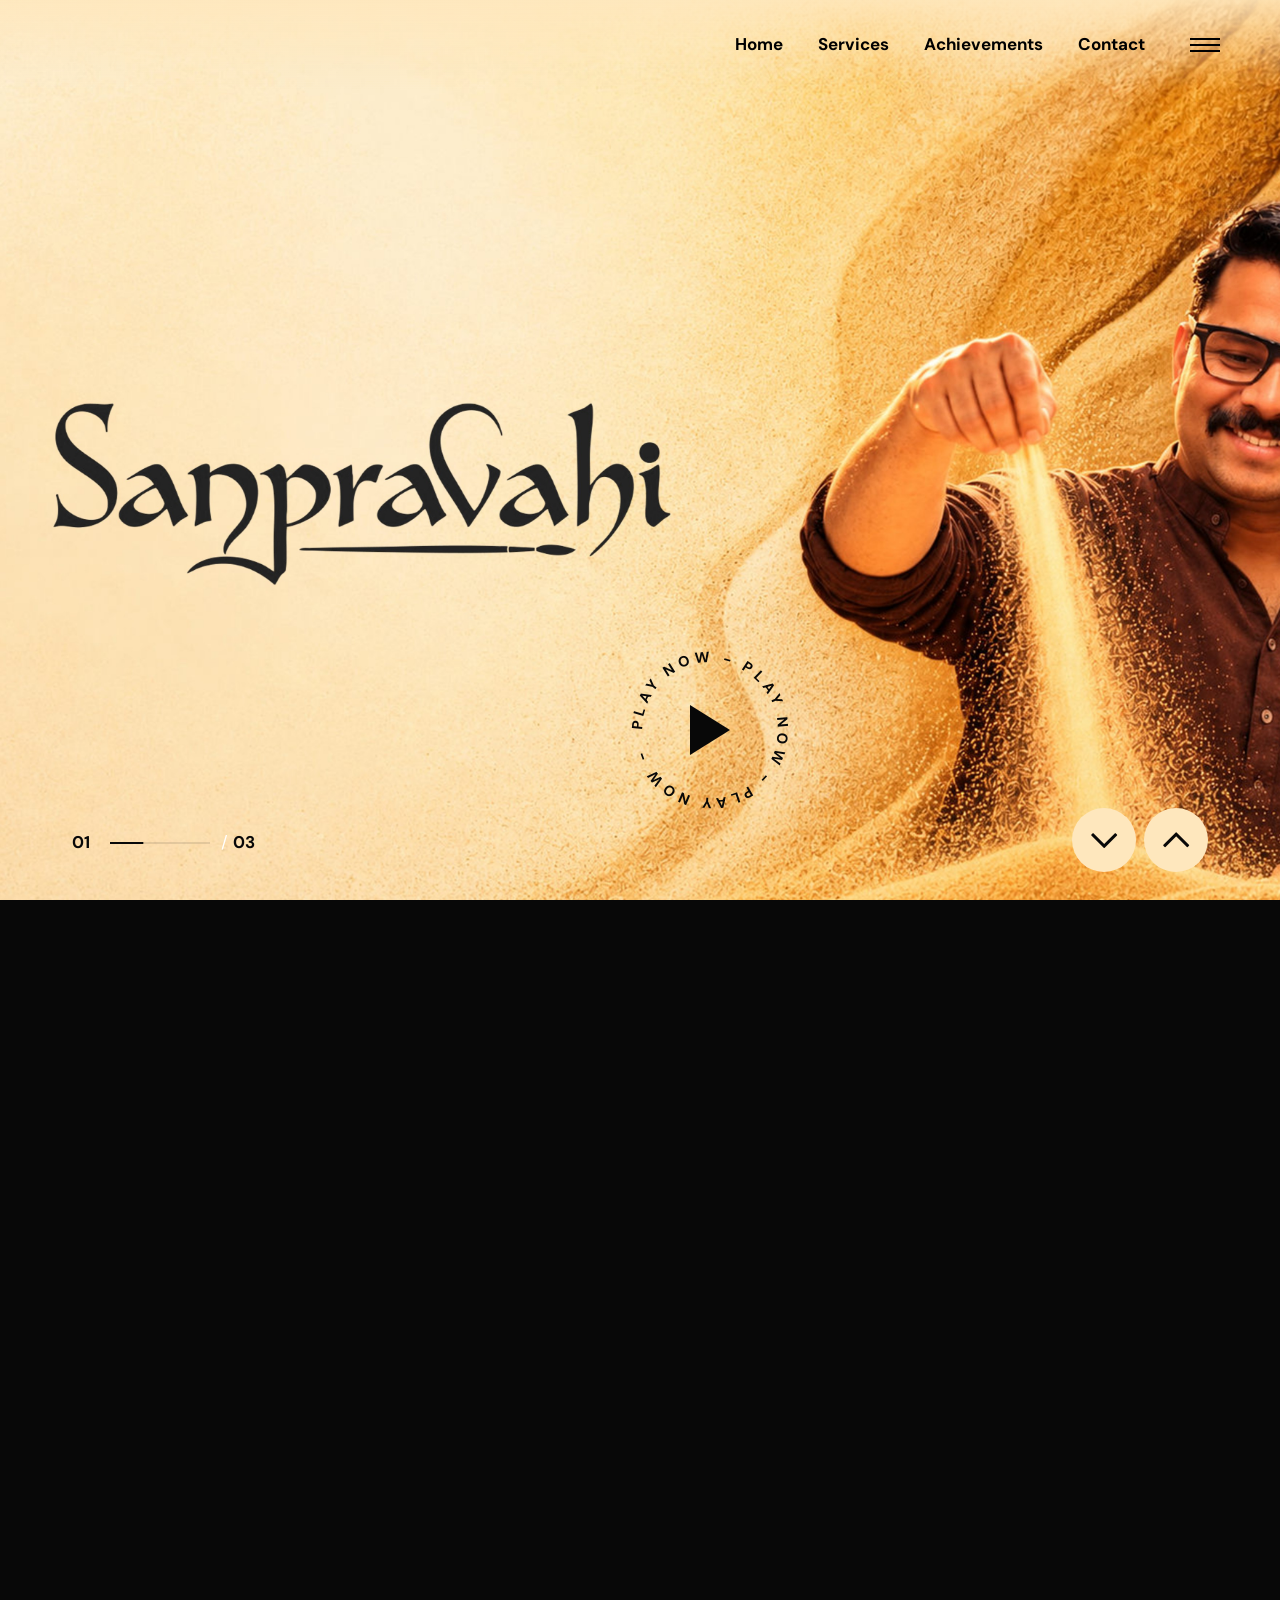
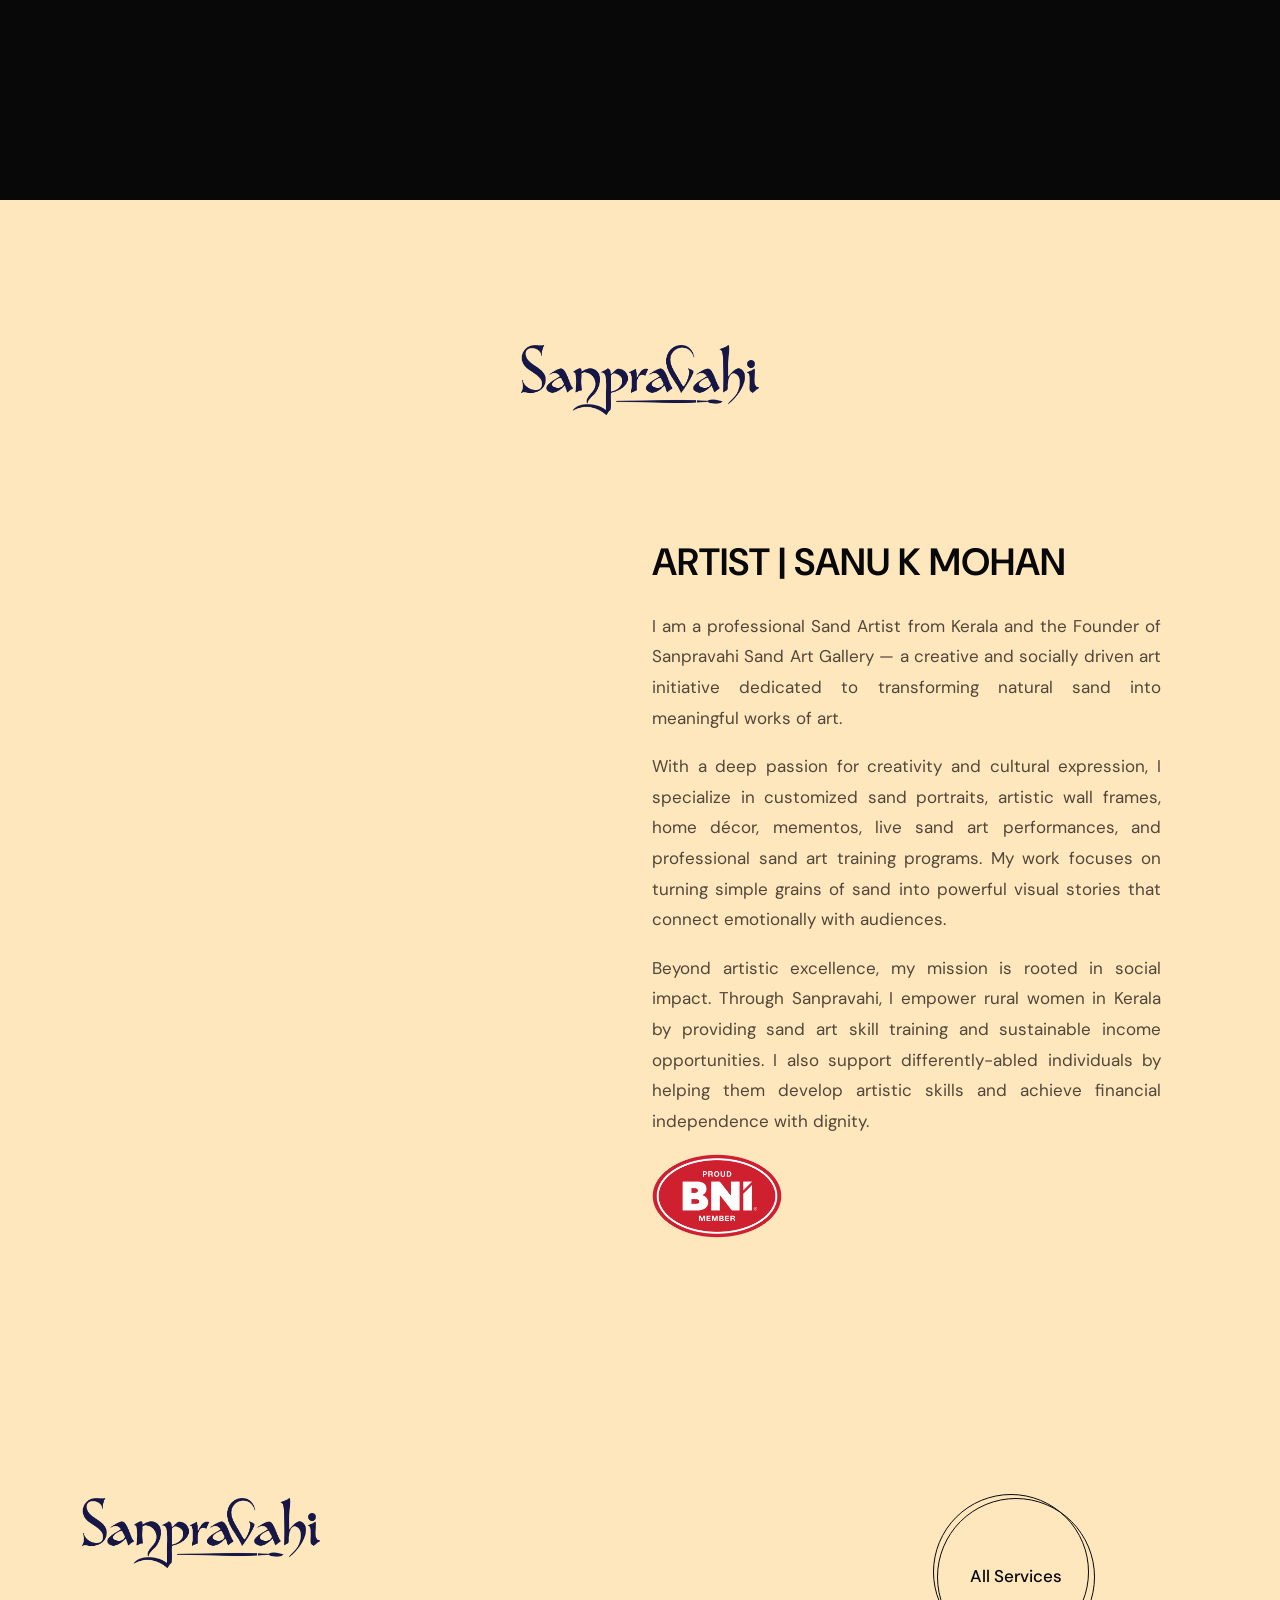
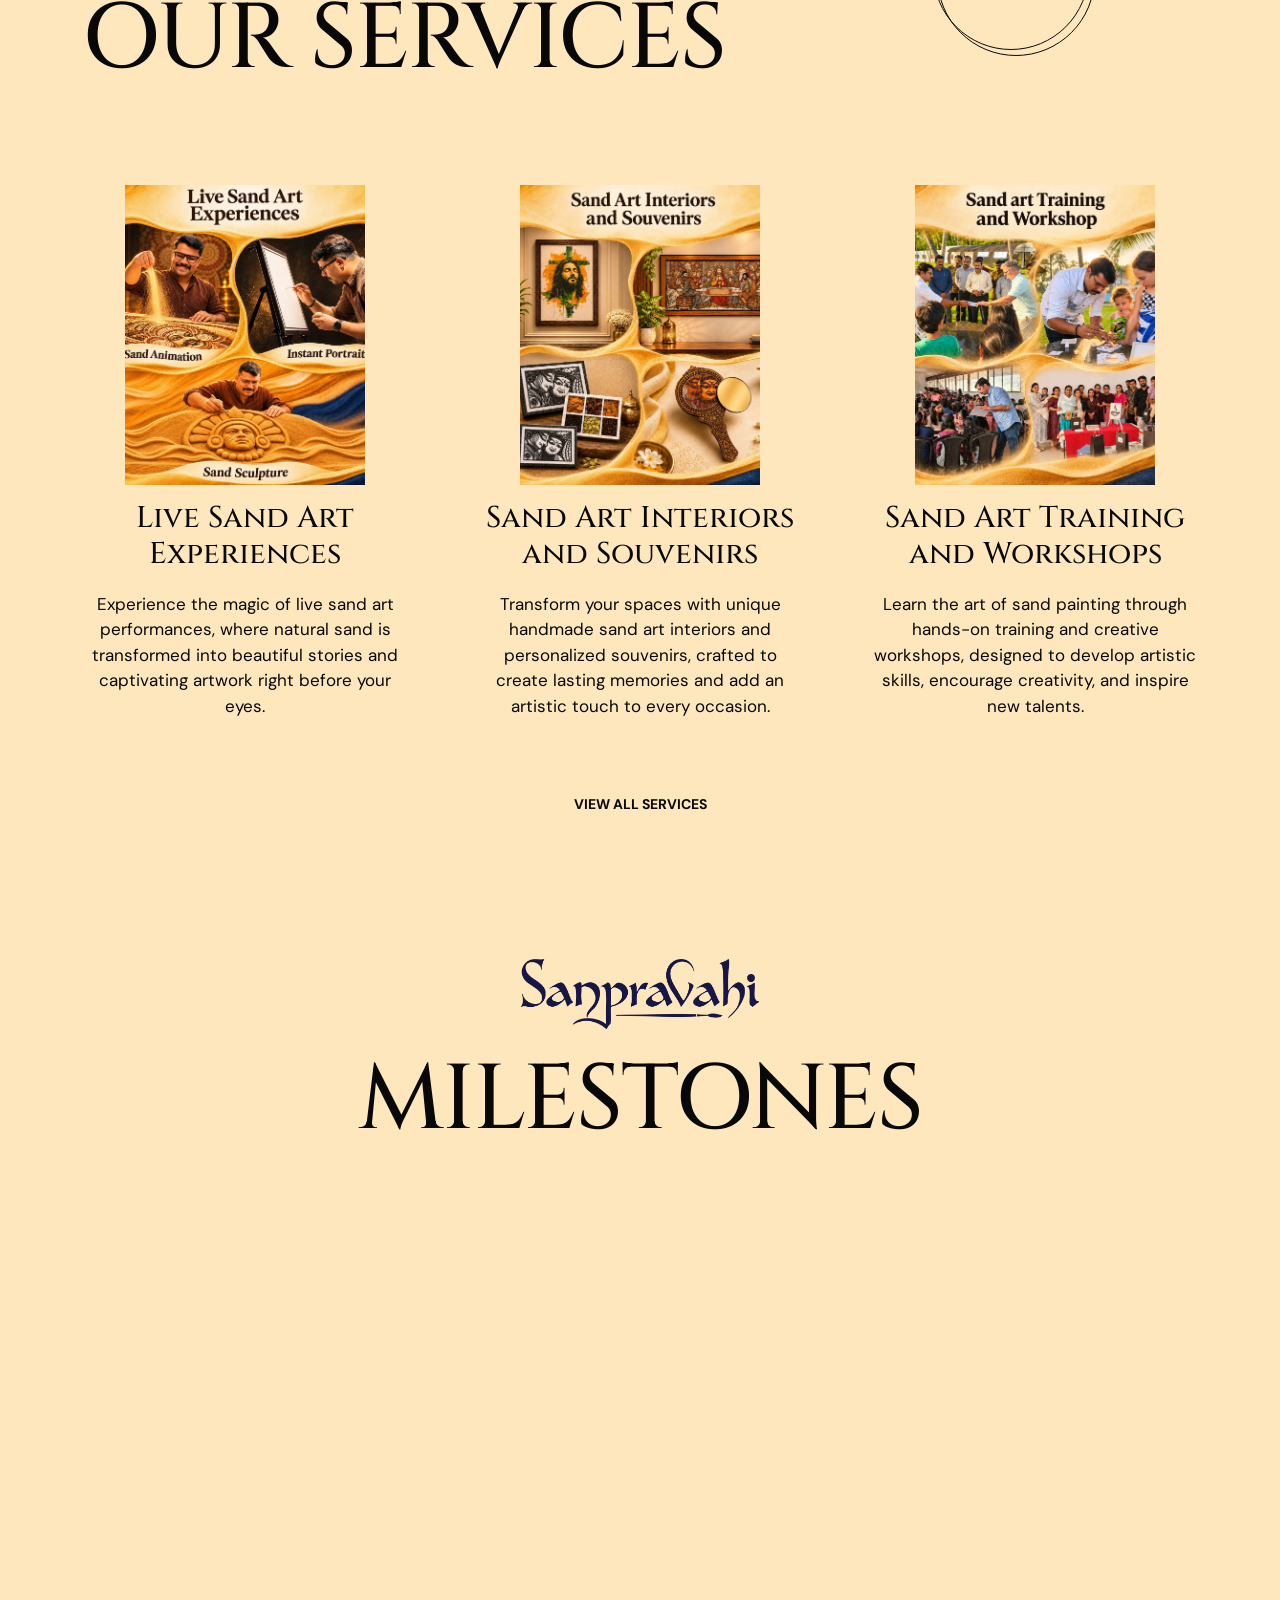
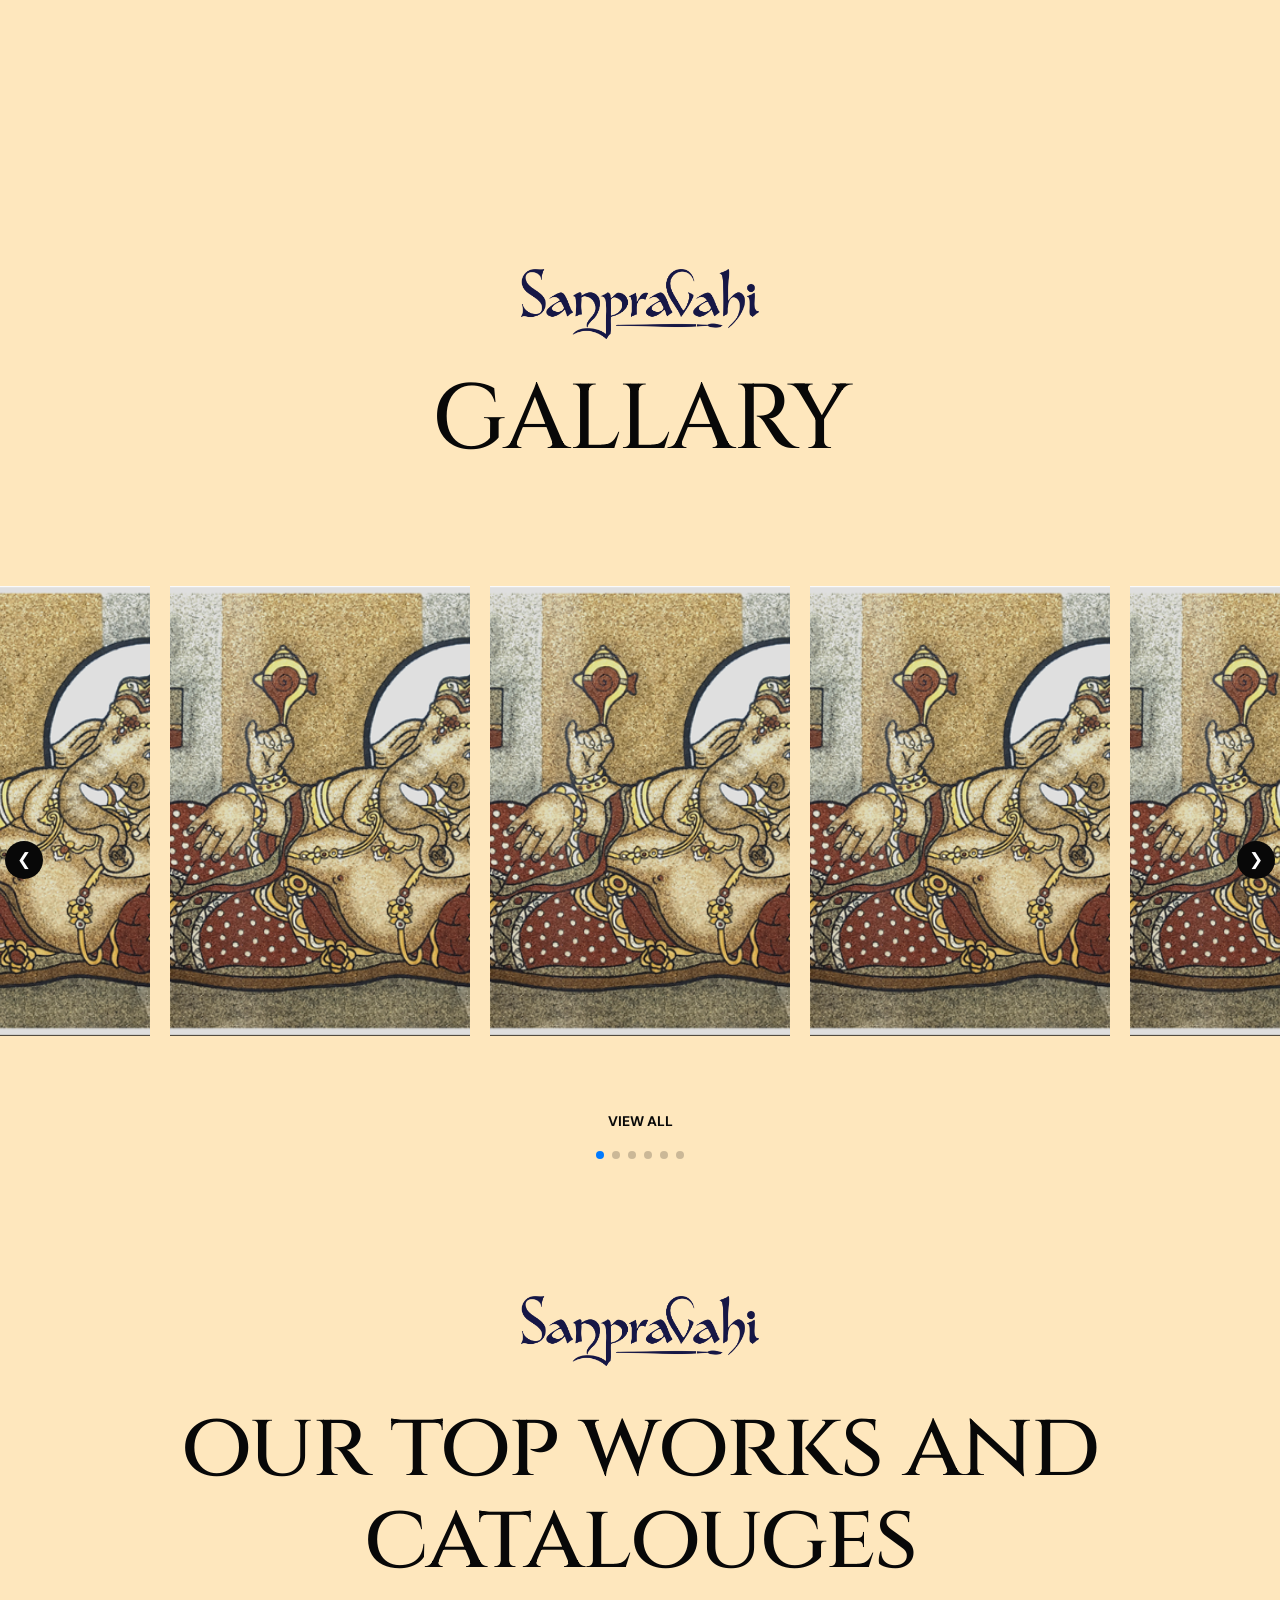
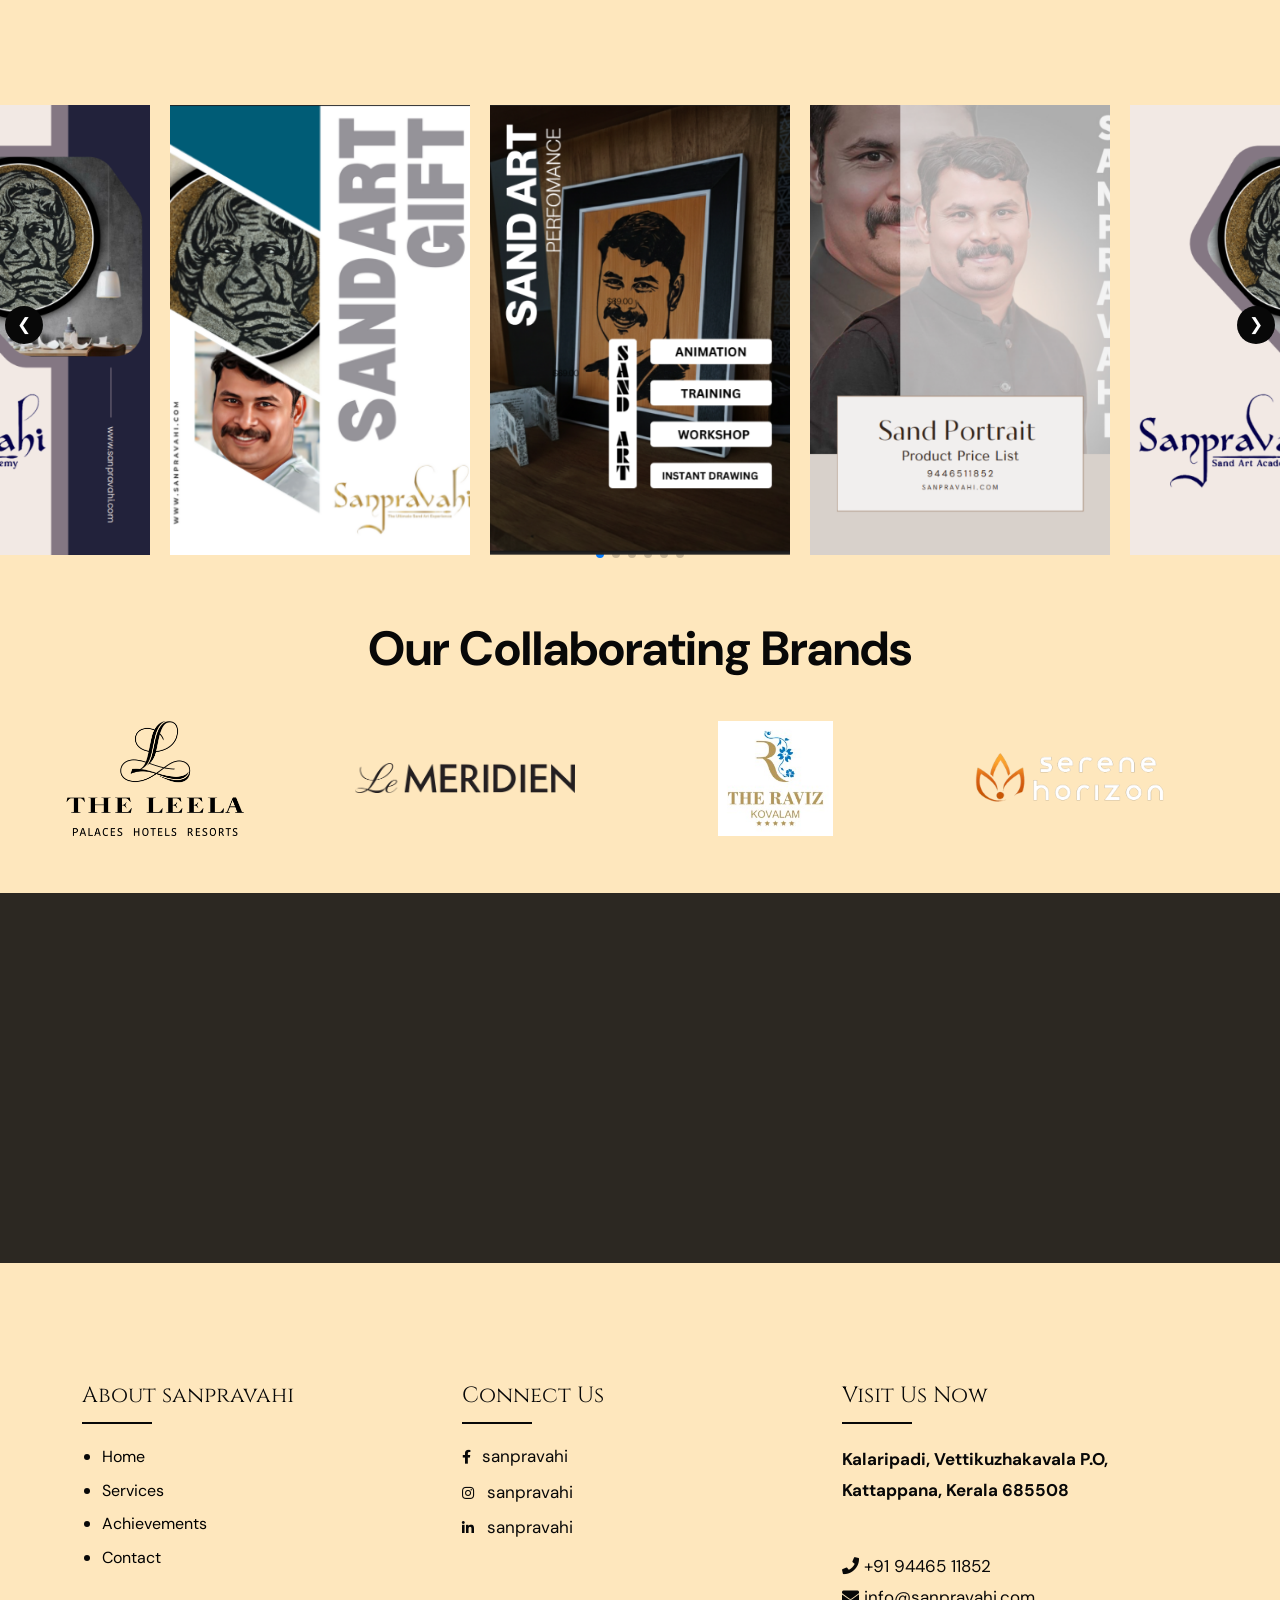
<file: index.html>
<!DOCTYPE html>
<html lang="en">

<head>
  <meta charset="utf-8">
  <meta name="viewport" content="width=device-width, initial-scale=1, shrink-to-fit=no">
  <meta name="theme-color" content="#feed01">
  <title>Sanpravahi</title>
  <meta name="author" content="Themezinho">
  <meta name="description" content="For all kind of exhibition museum website">
  <meta name="keywords"
    content="wandau, exhibition, museum, art, history, entry, ticket, contemporary, modern, booking, visit, culture, life, centuries, roots, fancy, themezinho">

  <!-- SOCIAL MEDIA META -->
  <meta property="og:description" content="Wandau | Art &amp; History Museum">
  <meta property="og:image" content="http://www.themezinho.net/wandau/preview.png">
  <meta property="og:site_name" content="wandau">
  <meta property="og:title" content="wandau">
  <meta property="og:type" content="website">
  <meta property="og:url" content="http://www.themezinho.net/wandau">

  <!-- TWITTER META -->
  <meta name="twitter:card" content="summary">
  <meta name="twitter:site" content="@wandau">
  <meta name="twitter:creator" content="@wandau">
  <meta name="twitter:title" content="wandau">
  <meta name="twitter:description" content="Wandau | Art &amp; History Museum">
  <meta name="twitter:image" content="http://www.themezinho.net/wandau/preview.png">

  <!-- FAVICON FILES -->
  <!-- FAVICON -->
  <link rel="icon" type="image/png" sizes="32x32" href="./ico/favicon.png">
  <link rel="icon" type="image/png" sizes="16x16" href="./ico/favicon.png">
  <link rel="apple-touch-icon" href="./ico/favicon.png">

  <!-- CSS FILES -->
  <link rel="stylesheet" href="./css/fontawesome.min.css">
  <link rel="stylesheet" href="./css/odometer.min.css">
  <link rel="stylesheet" href="./css/fancybox.min.css">
  <link rel="stylesheet" href="./css/swiper.min.css">
  <link rel="stylesheet" href="./css/bootstrap.min.css">
  <link rel="stylesheet" href="./css/style.css">
</head>


<body>
  <div class="preloader" id="preloader">
    <svg viewBox="0 0 1920 1080" preserveAspectRatio="none" version="1.1">
      <path
        d="M0,0 C305.333333,0 625.333333,0 960,0 C1294.66667,0 1614.66667,0 1920,0 L1920,1080 C1614.66667,1080 1294.66667,1080 960,1080 C625.333333,1080 305.333333,1080 0,1080 L0,0 Z">
      </path>
    </svg>
    <div class="inner">
      <canvas class="progress-bar" id="progress-bar" width="200" height="200"></canvas>
      <figure><img src="./images/log.png" alt="Image"></figure>
      <small>Loading</small>
    </div>
    <!-- end inner -->
  </div>
  <!-- end preloder -->
  <div class="page-transition">
    <svg viewBox="0 0 1920 1080" preserveAspectRatio="none" version="1.1">
      <path
        d="M0,0 C305.333333,0 625.333333,0 960,0 C1294.66667,0 1614.66667,0 1920,0 L1920,1080 C1614.66667,980 1294.66667,930 960,930 C625.333333,930 305.333333,980 0,1080 L0,0 Z">
      </path>
    </svg>
  </div>
  <!-- end page-transition -->
  <div class="smooth-scroll">
    <div class="menu-overlay"></div>
    <div class="section-wrapper" data-scroll-section="">

      <!-- end search-box -->
      <aside class="side-widget">
        <div class="close-menu d-block d-md-none"><i class="fas fa-times"></i></div>
        <svg viewBox="0 0 600 1080" preserveAspectRatio="none" version="1.1">
          <path d="M540,1080H0V0h540c0,179.85,0,359.7,0,539.54C540,719.7,540,899.85,540,1080z"></path>
        </svg>
        <figure class="logo"> <img src="./images/log.png" alt="Image"> </figure>
        <!-- end logo -->
        <div class="inner">
          <div class="col-lg-4">
            <h6 class="widget-title">Visit Us Now</h6>
            <address class="address">
              Kalaripadi , <strong>Vettikuzhakavala p.o,Kattappana,Keralam 685508</strong> <br><i
                class="fas fa-info-circle"></i> <br>+91 9446511852<br><i class="fas fa-info-circle"></i>
              info@sanpravahi.com
            </address>
          </div>
          <!-- end widget -->

          <!-- end widget -->
        </div>
        <!-- end inner -->
        <div class="display-mobile">
          <div class="custom-menu">
            <ul>

            </ul>
          </div>
          <!-- end custom-menu -->
          <div class="site-menu">
            <ul>
              <!-- Home: Go to the first section of the main page -->
              <li><a href="index.html#home" style="color: white !important;">Home</a></li>


              <!-- Services: Open services.html -->
              <li><a href="services.html" style="color: white !important;">Services</a></li>

              <!-- Gallery: Open achievements.html -->
              <li><a href="achievements.html" style="color: white !important;">Achievements</a></li>

              <!-- Contact: Open contact.html -->
              <li><a href="contact.html" style="color: white !important;">Contact</a></li>
            </ul>
          </div>
          <!-- end site-menu -->
        </div>
        <!-- end display-mobile -->
      </aside>
      <nav class="navbar">
        <!-- <div class="logo"> <a href="index.html"> <img src="./images/mobile-logo.webp" alt="Image"> </a> </div> -->
        <!-- end logo -->
        <div class="custom-menu">
          <ul>
            <li><a href="#"></a></li>
            <li><a href="#"></a></li>
          </ul>
        </div>
        <!-- end custom-menu -->
        <div class="site-menu">
          <ul>
            <li><a href="index.html" style="color: rgb(0, 0, 0) !important; font-weight: bold;">Home</a></li>
            <li><a href="services.html" style="color: rgb(0, 0, 0) !important; font-weight: bold;">Services</a></li>
            <li><a href="achievements.html" style="color: rgb(0, 0, 0) !important; font-weight: bold;">Achievements</a></li>
            <li><a href="contact.html" style="color: rgb(0, 0, 0) !important; font-weight: bold;">Contact</a></li>
          </ul>
        </div>
        <!-- end site-menu -->

        <!-- end search-button -->
        <div class="hamburger-menu">
          <svg class="hamburger" width="30" height="30" viewBox="0 0 30 30">
            <path class="line line-top" d="M0,9h30"></path>
            <path class="line line-center" d="M0,15h30"></path>
            <path class="line line-bottom" d="M0,21h30"></path>
          </svg>
        </div>
        <!-- end hamburger-menu -->

        <!-- end navbar-button -->
      </nav>

      <!-- end navbar -->
      <header class="slider">
        <div class="swiper-container slider-images">
          <div class="swiper-wrapper">
            <div class="swiper-slide" data-background="images/sl3.jpg">
              <div class="mobile-slide" data-background="images/mm1.png"></div>
            </div>
            <div class="swiper-slide" data-background="images/sl2.jpg">
              <div class="mobile-slide" data-background="images/mm2.png">
              </div>
            </div>
            <div class="swiper-slide" data-background="images/z2.png">
              <div class="mobile-slide" data-background="images/z4.png">
              </div>
            </div>

          </div>
          <!-- end swiper-wrapper -->
          <div class="container-fluid slider-nav">
            <div class="swiper-pagination"></div>
            <!-- end swiper-pagination -->
            <div class="swiper-fraction"></div>
            <!-- end swiper-fraction -->
            <div class="button-prev"><i class="far fa-chevron-down"></i></div>
            <!-- end swiper-button-prev -->
            <div class="button-next"><i class="far fa-chevron-up"></i></div>
            <!-- end swiper-button-next -->
          </div>
          <!-- end slider-nav -->
        </div>
        <!-- end slider-images -->
        <div class="swiper-container slider-texts">

          <div class="swiper-wrapper">
            <div class="swiper-slide">
              <div class="container-fluid">

              </div>
              <!-- end container -->
            </div>
            <!-- end swiper-slide -->
            <div class="swiper-slide">
              <div class="container-fluid">

              </div>
              <!-- end container -->
            </div>
            <!-- end swiper-slide -->
            <div class="swiper-slide">
              <div class="container-fluid">

              </div>
              <!-- end container -->
            </div>
            <!-- end swiper-slide -->
          </div>
          <!-- end swiper-wrapper -->
        </div>
        <!-- end slider-texts -->
        <div class="play-now"> <a href="videos/video.mp4" data-fancybox="" data-width="640" data-height="360"
            class="play-btn"></a>
          <svg version="1.1" xmlns="http://www.w3.org/2000/svg" xmlns:xlink="http://www.w3.org/1999/xlink" x="0px"
            y="0px" width="300px" height="300px" viewBox="0 0 300 300" enable-background="new 0 0 300 300"
            xml:space="preserve">
            <defs>
              <path id="circlePath" d="M 150, 150 m -60, 0 a 60,60 0 0,1 120,0 a 60,60 0 0,1 -120,0 "></path>
            </defs>
            <circle cx="150" cy="100" r="75" fill="none"></circle>
            <g>
              <use xlink:href="#circlePath" fill="none"></use>
              <text>
                <textPath xlink:href="#circlePath">PLAY NOW - PLAY NOW - PLAY NOW -</textPath>
              </text>
            </g>
          </svg>
        </div>
        <!-- end play-now -->
      </header>
      <!-- end slider -->
      <section class="content-section" data-background="#fffbf7">
        <div class="container">
          <div class="row align-items-center">
            <div class="col-12">
              <div class="section-title text-center">
                <figure><img src="./images/mobile-logo.webp" alt="Image"></figure>

              </div>
              <!-- end section-title -->
            </div>
            <!-- end col-12 -->

            <!-- First About Us Section -->
            <div class="row align-items-start about-us-row my-5">

              <div class="col-lg-7">
                <figure class="image-box" data-scroll="" data-scroll-speed="-1">
                  <img src="./images/ar2.jpeg" alt="Sanpravahi Sand Art">
                </figure>
                 <br>
              </div>

              <div class="col-lg-5">
                <div class="about-us-content">
                  <h2>ABOUT US</h2>

                  <p>
                    We, Sanpravahi (Sand Painting), would like to introduce
                    to you a unique creation made from underground natural
                    coloured stone powder, sea sand and river sand.
                  </p>

                  <p>
                    These collections are made using 100% natural colourful
                    stones and sand collected from various places. Those
                    stones are ground into powder, which becomes the raw
                    material for our pure handmade masterpieces.
                  </p>

                  <p>
                    Our creations include Black Sand Art and Multi-Colour
                    Sand Art, showcasing the beauty of natural materials
                    through handmade artistic creations.
                  </p>
                </div>
              </div>

            </div>
            
            <!-- Second About Us Section -->
            <div class="section-title text-center">
              <figure>
                <img src="./images/mobile-logo.webp" alt="Image">
              </figure>
            </div>

            <div class="row align-items-start about-us-row">

              <!-- LEFT: IMAGE -->
              <div class="col-lg-6">
                <figure class="image-box" data-scroll="" data-scroll-speed="-1">
                  <img src="./images/ar1.jpeg" alt="Sanpravahi Sand Artist" style="width: 85%; height: auto;">
                </figure>
                <br>
              </div>

              <!-- RIGHT: CONTENT -->
              <div class="col-lg-6">
                <div class="about-us-content">
                  <h2>ARTIST | SANU K MOHAN</h2>

                  <p>
                    I am a professional Sand Artist from Kerala and the Founder of
                    Sanpravahi Sand Art Gallery — a creative and socially driven art
                    initiative dedicated to transforming natural sand into meaningful
                    works of art.
                  </p>

                  <p>
                    With a deep passion for creativity and cultural expression, I
                    specialize in customized sand portraits, artistic wall frames,
                    home décor, mementos, live sand art performances, and professional
                    sand art training programs. My work focuses on turning simple
                    grains of sand into powerful visual stories that connect
                    emotionally with audiences.
                  </p>

                  <p>
                    Beyond artistic excellence, my mission is rooted in social impact.
                    Through Sanpravahi, I empower rural women in Kerala by providing
                    sand art skill training and sustainable income opportunities.
                    I also support differently-abled individuals by helping them
                    develop artistic skills and achieve financial independence
                    with dignity.
                  </p>
                  <div class="bni-logo">
    <a href="https://bni-cochin.in/en-IN/memberdetails?encryptedMemberId=Nc%2B4K9L1dMqfbUwgg9XM7Q%3D%3D&name=SANU+K+MOHAN" target="_blank" rel="noopener noreferrer">
        <img src="./images/bsn.png" alt="BNI Member">
    </a>
</div>
                </div>
              </div>

            </div>

            <!-- end col-5 -->
          </div>
          <!-- end row -->
        </div>
        <!-- end container -->
      </section>
      <!-- end content-section -->
      <section class="content-section">
        <div class="container">
          <div class="row justify-content-center">
            <div class="col-lg-9">
              <div class="section-title">
                <figure><img src="./images/mobile-logo.webp" alt="Image"></figure>

                <h2>OUR SERVICES</h2>
              </div>
              <!-- end section-title -->
            </div>
            <!-- end col-9 -->
            <div class="col-lg-3"> <a href="services.html" class="circle-button">All Services <br>
              </a> </div>
            <!-- end col-3 -->
          </div>
          <!-- end row -->
          <div class="row justify-content-center">
            <div class="col-lg-4 col-md-6">
              <div class="exhibition-box" data-scroll="" data-scroll-speed="-1">
                <figure data-service-name="Live Sand Art Experiences"
                  onclick="sendServiceInquiry(event, this.dataset.serviceName)"
                  onkeydown="if (event.key === 'Enter' || event.key === ' ') { sendServiceInquiry(event, this.dataset.serviceName); }"
                  role="button" tabindex="0" style="cursor: pointer;">
                  <a href="#">
                    <img src="./images/pr1.jpg" alt="Image" class="img">
                  </a>
                  <!-- end info -->
                </figure>
                <div class="content-box" data-service-name="Live Sand Art Experiences"
                  onclick="sendServiceInquiry(event, this.dataset.serviceName)"
                  onkeydown="if (event.key === 'Enter' || event.key === ' ') { sendServiceInquiry(event, this.dataset.serviceName); }"
                  role="button" tabindex="0" style="cursor: pointer;">

                  <h4>
                    <a href="#">Live Sand Art Experiences</a>
                  </h4>

                  <p>
                    Experience the magic of live sand art performances, where natural sand is transformed into beautiful stories and captivating artwork right before your eyes.
                  </p>
                </div>
                <!-- end content-box -->
              </div>
              <!-- end exhibition-box -->
            </div>
            <!-- end col-4 -->
            <div class="col-lg-4 col-md-6">
              <div class="exhibition-box" data-scroll="" data-scroll-speed="1">
                <figure data-service-name="Sand Art Interiors and Sauvenirs"
                  onclick="sendServiceInquiry(event, this.dataset.serviceName)"
                  onkeydown="if (event.key === 'Enter' || event.key === ' ') { sendServiceInquiry(event, this.dataset.serviceName); }"
                  role="button" tabindex="0" style="cursor: pointer;">
                  <a href="#">
                    <img src="./images/pr2.jpg" alt="Image" class="img">
                  </a>
                  <!-- end info -->
                </figure>
                <div class="content-box" data-service-name="Sand Art Interiors and Souvenirs"
                  onclick="sendServiceInquiry(event, this.dataset.serviceName)"
                  onkeydown="if (event.key === 'Enter' || event.key === ' ') { sendServiceInquiry(event, this.dataset.serviceName); }"
                  role="button" tabindex="0" style="cursor: pointer;">

                  <h4>
                    <a href="#">Sand Art Interiors and Souvenirs</a>
                  </h4>

                  <p>
                   Transform your spaces with unique handmade sand art interiors and personalized souvenirs, crafted to create lasting memories and add an artistic touch to every occasion.
                  </p>
                </div>
                <!-- end content-box -->
              </div>
              <!-- end exhibition-box -->
            </div>
            <!-- end col-4 -->
            <div class="col-lg-4 col-md-6">
              <div class="exhibition-box" data-scroll="" data-scroll-speed="-0.5">
                <figure data-service-name="Sand Art Training and Workshops"
                  onclick="sendServiceInquiry(event, this.dataset.serviceName)"
                  onkeydown="if (event.key === 'Enter' || event.key === ' ') { sendServiceInquiry(event, this.dataset.serviceName); }"
                  role="button" tabindex="0" style="cursor: pointer;">
                  <a href="#">
                    <img src="./images/pr3.jpg" alt="Image" class="img">
                  </a>
                  <!-- end info -->
                </figure>
                <div class="content-box" data-service-name="Sand Art Training and Workshops"
                  onclick="sendServiceInquiry(event, this.dataset.serviceName)"
                  onkeydown="if (event.key === 'Enter' || event.key === ' ') { sendServiceInquiry(event, this.dataset.serviceName); }"
                  role="button" tabindex="0" style="cursor: pointer;">

                  <h4>
                    <a href="#">Sand Art Training and Workshops</a>
                  </h4>

                  <p>
                   Learn the art of sand painting through hands-on training and creative workshops, designed to develop artistic skills, encourage creativity, and inspire new talents.
                  </p>
                </div>
                <!-- end content-box -->
              </div>
            </div>
            <!-- end col-4 -->
            <div class="col-12 text-center"> <a href="services.html" class="custom-button">VIEW ALL SERVICES</a> </div>
            <!-- end col-12 -->
          </div>
          <!-- end row -->
        </div>
        <!-- end container -->
      </section>
      <!-- end content-section -->

      <!-- <div class="clearfix spacing-100"></div> -->
       <!-- Milestones Heading -->
      <div class="container">
        <div class="row justify-content-center">
          <div class="col-12">
            <div class="section-title text-center">
              <figure><img src="./images/mobile-logo.webp" alt="Image"></figure>
              <h2>MILESTONES</h2>
            </div>
          </div>
        </div>
      </div>
      <!-- Mobile Vertical Stack View -->
      <div class="d-block d-md-none py-5">
        <div class="container">
          <div class="row text-center">
            <div class="col-12 mb-4">
              <figure class="image-box" data-scroll> 
                <img src="./images/a1.png" alt="Image" class="img-fluid" style="width: 100%; height: auto;"> 
              </figure>
            </div>
            <div class="col-12 mb-4">
              <figure class="image-box" data-scroll> 
                <img src="./images/a2.png" alt="Image" class="img-fluid" style="width: 100%; height: auto;"> 
              </figure>
            </div>
            <div class="col-12 mb-4">
              <figure class="image-box" data-scroll> 
                <img src="./images/a3.png" alt="Image" class="img-fluid" style="width: 100%; height: auto;"> 
              </figure>
            </div>
          </div>
        </div>
      </div>

      <!-- Desktop Horizontal Scroll View -->
      <div class="d-none d-md-block">
        <div class="horizontal-scroll">
          <div class="scroll-inner" data-scroll="" data-scroll-direction="horizontal" data-scroll-speed="5">
            <div class="scroll-wrapper">
              <div class="container-fluid">
                <div class="row">
                  <div class="col-md-3">
                    <figure class="image-box" data-scroll="" data-scroll-speed="0"> <img src="./images/a1.png" alt="Image"> </figure>
                  </div>
                  <div class="col-md-4 offset-md-1">
                    <figure class="image-box" data-scroll="" data-scroll-speed="0"> <img src="./images/a2.png" alt="Image"> </figure>
                  </div>
                  <div class="col-md-2 offset-md-1">
                    <figure class="image-box" data-scroll="" data-scroll-speed="0"> <img src="./images/a3.png" alt="Image"> </figure>
                  </div>
                </div>
              </div>
            </div>
            <div class="scroll-wrapper">
              <div class="container-fluid">
                <div class="row">
                  <div class="col-md-3">
                    <figure class="image-box" data-scroll="" data-scroll-speed="0"> <img src="./images/a1.png" alt="Image"> </figure>
                  </div>
                  <div class="col-md-4 offset-md-1">
                    <figure class="image-box" data-scroll="" data-scroll-speed="0"> <img src="./images/a2.png" alt="Image"> </figure>
                  </div>
                  <div class="col-md-2 offset-md-1">
                    <figure class="image-box" data-scroll="" data-scroll-speed="0"> <img src="./images/a3.png" alt="Image"> </figure>
                  </div>
                </div>
              </div>
            </div>
          </div>
        </div>
      </div>
      <!-- end horizontal-scroll -->
      </section>
      <!-- end content-section -->
      <section class="content-section no-bottom-spacing">
        <div class="container">
          <div class="row justify-content-center">
            <div class="col-12">
              <div class="section-title text-center">
                <figure><img src="./images/mobile-logo.webp" alt="Image"></figure>
                <h6> </h6>
                <h2>GALLARY</h2>
              </div>
              <!-- end section-title -->
            </div>
            <!-- end col-12 -->
          </div>
          <!-- end row -->
        </div>
        <!-- end container -->

        <div class="container-fluid px-0">
          <div class="swiper-container gallery-slider">
            <div class="swiper-wrapper">

              <div class="swiper-slide">
                <div class="gallery-image">
                  <img src="./images/p1.png" alt="Gallery Image 1">
                </div>
              </div>

              <div class="swiper-slide">
                <div class="gallery-image">
                  <img src="./images/p1.png" alt="Gallery Image 2">
                </div>
              </div>

              <div class="swiper-slide">
                <div class="gallery-image">
                  <img src="./images/p1.png" alt="Gallery Image 3">
                </div>
              </div>

              <div class="swiper-slide">
                <div class="gallery-image">
                  <img src="./images/p1.png" alt="Gallery Image 4">
                </div>
              </div>

            </div>
            <div class="col-12 text-center"> <a href="achievements.html" class="custom-button">VIEW ALL </a> </div>

            <div class="gallery-prev">&#10094;</div>
            <div class="gallery-next">&#10095;</div>
            <div class="gallery-pagination"></div>
          </div>
        </div>

        <!-- end container -->
      </section>

      <section class="content-section no-bottom-spacing">
        <div class="container">
          <div class="row justify-content-center">
            <div class="col-12">
              <div class="section-title text-center">
                <figure><img src="./images/mobile-logo.webp" alt="Image"></figure>
                <h6> </h6>
                <h2>our top works and catalouges</h2>
              </div>
              <!-- end section-title -->
            </div>
            <!-- end col-12 -->
          </div>
          <!-- end row -->
        </div>
        <!-- end container -->

        <div class="container-fluid px-0">
          <div class="swiper-container gallery-slider">
            <div class="swiper-wrapper">

              <div class="swiper-slide">
                <div class="gallery-image">
                  <a href="./pdf/document1.pdf" target="_blank" rel="noopener noreferrer">
                    <img src="./images/q1.png" alt="Gallery Image 1">
                  </a>
                </div>
              </div>

              <div class="swiper-slide">
                <div class="gallery-image">
                  <a href="./pdf/document2.pdf" target="_blank" rel="noopener noreferrer">
                    <img src="./images/q2.png" alt="Gallery Image 2">
                  </a>
                </div>
              </div>

              <div class="swiper-slide">
                <div class="gallery-image">
                  <a href="./pdf/document3.pdf" target="_blank" rel="noopener noreferrer">
                    <img src="./images/q3.png" alt="Gallery Image 3">
                  </a>
                </div>
              </div>

              <div class="swiper-slide">
                <div class="gallery-image">
                  <a href="./pdf/document4.pdf" target="_blank" rel="noopener noreferrer">
                    <img src="./images/q4.png" alt="Gallery Image 4">
                  </a>
                </div>
              </div>

            </div>

            <div class="gallery-prev">&#10094;</div>
            <div class="gallery-next">&#10095;</div>
            <div class="gallery-pagination"></div>
          </div>
        </div>

        <section class="brand-section">

          <h3>Our Collaborating Brands</h3>

          <div class="brand-slider">
            <div class="brand-track">

              <!-- Brand Logos -->
              <div class="brand-item">
                <img src="./images/b1.webp" alt="Brand 1">
              </div>

              <div class="brand-item">
                <img src="./images/b2.webp" alt="Brand 2">
              </div>

              <div class="brand-item">
                <img src="./images/b3.jpg" alt="Brand 3">
              </div>

              <div class="brand-item">
                <img src="./images/b4.webp" alt="Brand 4">
              </div>

              <div class="brand-item">
                <img src="./images/b5.webp" alt="Brand 5">
              </div>

              <div class="brand-item">
                <img src="./images/b6.webp" alt="Brand 6">
              </div>

              <div class="brand-item">
                <img src="./images/b7.webp" alt="Brand 7">
              </div>
              <div class="brand-item">
                <img src="./images/b8.webp" alt="Brand 8">
              </div>
              <!-- Duplicate logos for seamless scrolling -->
              <div class="brand-item">
                <img src="./images/b1.webp" alt="Brand 1">
              </div>

              <div class="brand-item">
                <img src="./images/b2.webp" alt="Brand 2">
              </div>

              <div class="brand-item">
                <img src="./images/b3.jpg" alt="Brand 3">
              </div>

              <div class="brand-item">
                <img src="./images/b4.webp" alt="Brand 4">
              </div>

              <div class="brand-item">
                <img src="./images/b5.webp" alt="Brand 5">
              </div>

              <div class="brand-item">
                <img src="./images/b6.webp" alt="Brand 6">
              </div>

              <div class="brand-item">
                <img src="./images/b7.webp" alt="Brand 7">
              </div>
              <div class="brand-item">
                <img src="./images/b8.webp" alt="Brand 8">
              </div>

            </div>
          </div>

        </section>

        <!-- end container -->
      </section>
      <!-- end content-section -->

      <!-- end content-section -->
      <section class="content-section">
        <div class="video-bg">
          <video src="./videos/vHM0HqDqgY4b.mp4" loop="" autoplay="" playsinline="" muted=""></video>
        </div>
        <!-- end video-bg -->
        <div class="container">
          <div class="cta-box" data-scroll="" data-scroll-speed="-1">
            <h6></h6>
            <h2></h2>

            <!-- end cta-box -->
          </div>
          <!-- end container -->
      </section>
      <!-- end content-section -->

      <!-- end content-section -->
      <section class="content-section no-spacing" data-background="#94ffc4">
        <div class="container">
          <div class="row">
            <div class="col-12">

              <!-- end newsletter-box -->
            </div>
            <!-- end col-12 -->
          </div>
          <!-- end row -->
        </div>
        <!-- end container -->
      </section>
      <!-- end content-section -->
      <footer class="footer">
        <div class="container">
          <div class="row">
            <div class="col-lg-4 col-md-6">
              <h6 class="widget-title">About sanpravahi</h6>
              <ul class="footer-menu">


                <li><a href="index.html" style="color: rgb(0, 0, 0) !important;">Home</a></li>
                <li><a href="services.html" style="color: rgb(0, 0, 0) !important;">Services</a></li>
                <li><a href="achievements.html" style="color: rgb(0, 0, 0) !important;">Achievements</a></li>
                <li><a href="contact.html" style="color: rgb(0, 0, 0) !important;">Contact</a></li>
              </ul>
            </div>
            <!-- end col-4 -->
            <div class="col-lg-4 col-md-6">
              <h6 class="widget-title">Connect Us</h6>
              <ul class="social-media">
                <li><a href="https://www.facebook.com/dsart000"><i class="fab fa-facebook-f"></i>sanpravahi</a></li>
                <li><a href="https://www.instagram.com/sanpravahi"><i class="fab fa-instagram"></i> sanpravahi</a></li>
                <li><a href="https://www.linkedin.com/in/sanu-k-mohan-91589b124/"><i class="fab fa-linkedin-in"></i>
                    sanpravahi</a></li>
              </ul>
            </div>
            <!-- end col-4 -->
            <div class="col-lg-4">
              <h6 class="widget-title">Visit Us Now</h6>
              <address class="address">
                <strong>Kalaripadi, Vettikuzhakavala P.O, Kattappana, Kerala 685508</strong>
                <br>

                <i class="fas fa-phone"></i>
                <a href="tel:+919446511852">+91 94465 11852</a>
                <br>

                <i class="fas fa-envelope"></i>
                <a href="mailto:info@sanpravahi.com">info@sanpravahi.com</a>
              </address>
            </div>
            <!-- end col-4 -->
          </div>
          <!-- end row -->

          <!-- end footer-bottom -->
      </footer>
      <!-- end footer -->
    </div>
  </div>

  <!-- JS FILES -->
  <script src="./js/jquery.min.js"></script>
  <script src="./js/bootstrap.bundle.min.js"></script>
  <script src="./js/gsap.min.js"></script>
  <script src="./js/locomotive-scroll.min.js"></script>
  <script src="./js/ScrollTrigger.min.js"></script>
  <script src="./js/TweenMax.min.js"></script>
  <script src="./js/fancybox.min.js"></script>
  <script src="./js/odometer.min.js"></script>
  <script src="./js/swiper.min.js"></script>
  <script src="./js/scripts.js"></script>

  <script>
    document.querySelectorAll('.site-menu a').forEach(link => {
      link.addEventListener('click', function (e) {
        const url = new URL(this.href, window.location.href);

        if (
          url.pathname === window.location.pathname &&
          url.hash
        ) {
          e.preventDefault();

          const target = document.querySelector(url.hash);

          if (target) {
            target.scrollIntoView({
              behavior: 'smooth',
              block: 'start'
            });
          }
        }
      });
    });
  </script>
</body>

</html>
</file>
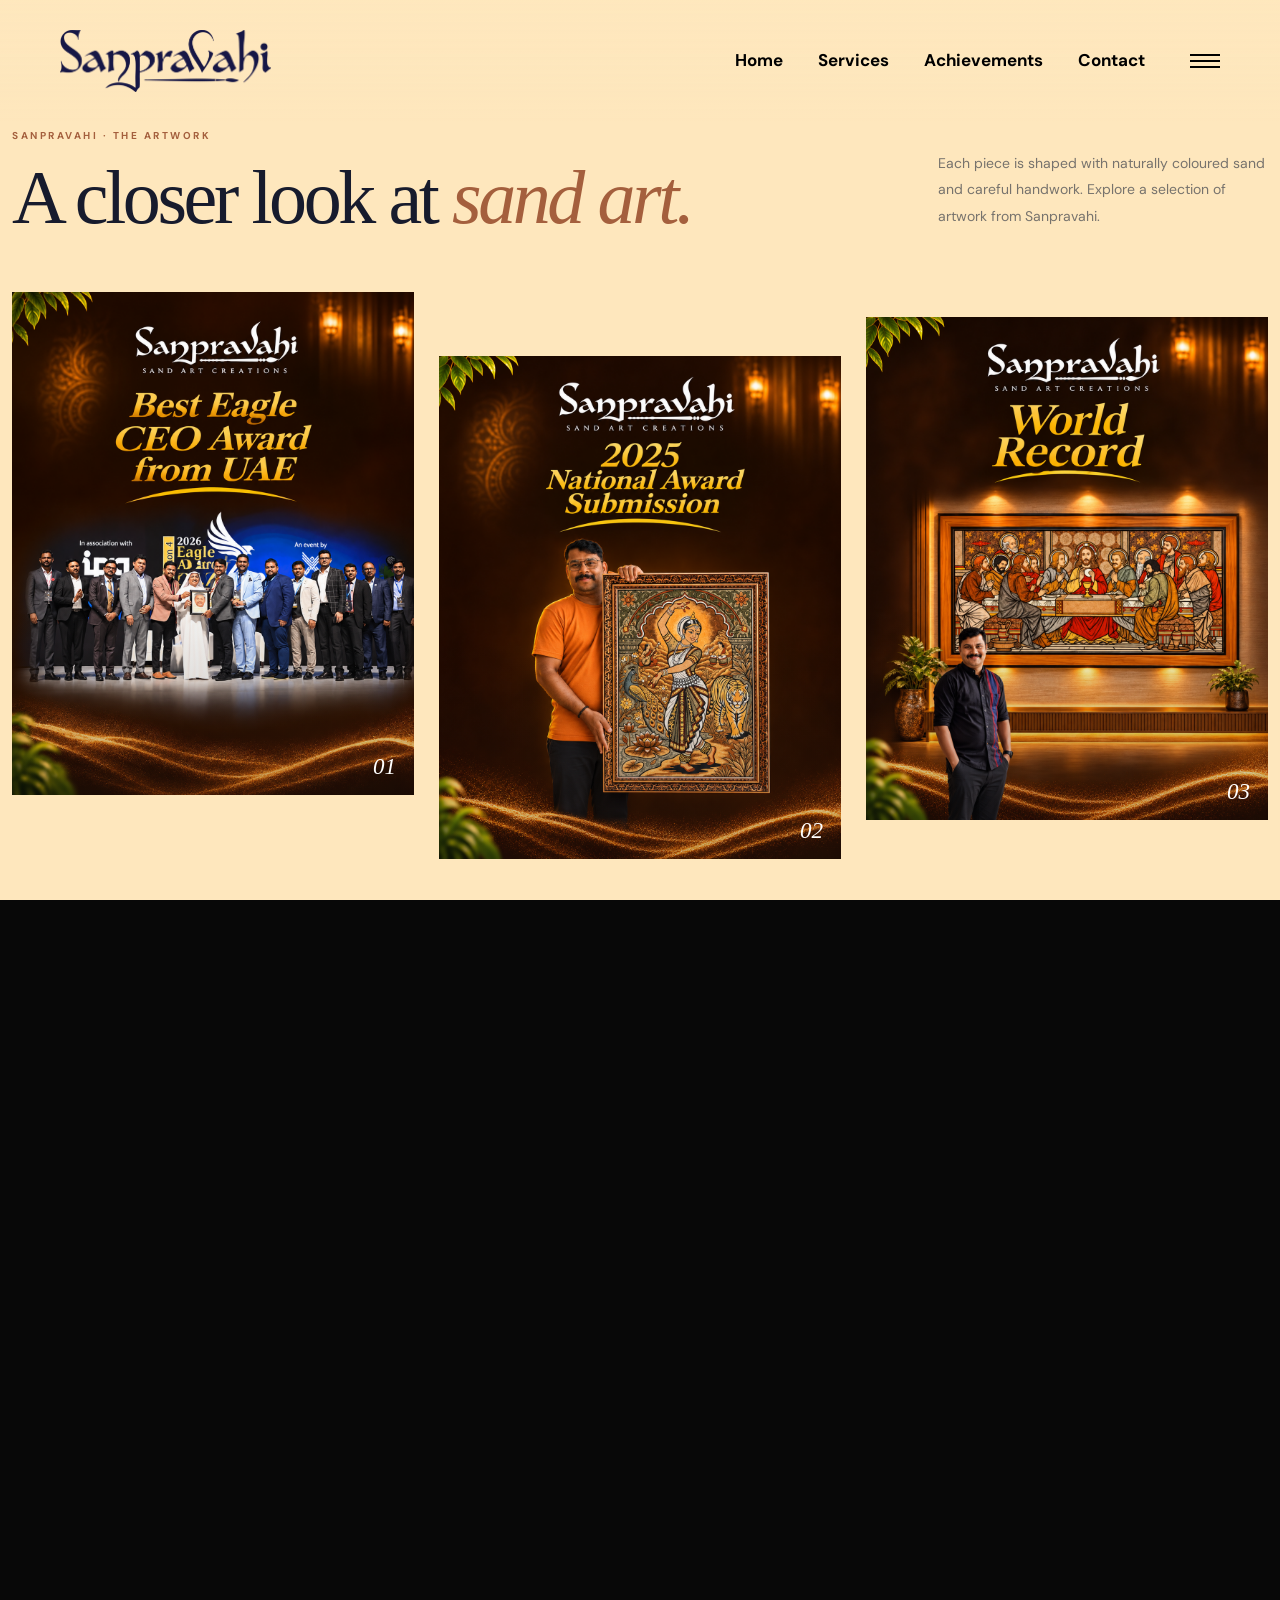
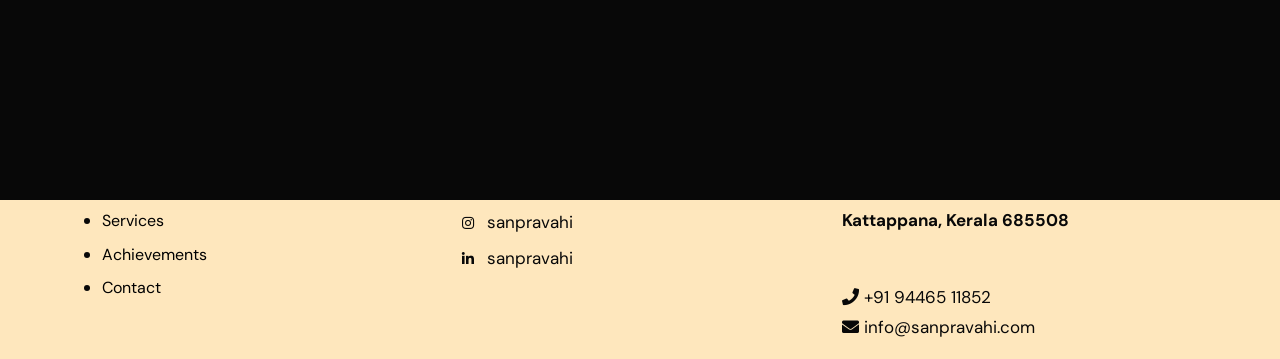
<file: achievements.html>
<!DOCTYPE html><html lang="en"><head>
<meta charset="utf-8">
<meta name="viewport" content="width=device-width, initial-scale=1, shrink-to-fit=no">
<meta name="theme-color" content="#feed01">
<title>Sanpravahi</title>
<meta name="author" content="Themezinho">
<meta name="description" content="For all kind of exhibition museum website">
<meta name="keywords" content="wandau, exhibition, museum, art, history, entry, ticket, contemporary, modern, booking, visit, culture, life, centuries, roots, fancy, themezinho">

<!-- SOCIAL MEDIA META -->
<meta property="og:description" content="Wandau | Art &amp; History Museum">
<meta property="og:image" content="http://www.themezinho.net/wandau/preview.png">
<meta property="og:site_name" content="wandau">
<meta property="og:title" content="wandau">
<meta property="og:type" content="website">
<meta property="og:url" content="http://www.themezinho.net/wandau">

<!-- TWITTER META -->
<meta name="twitter:card" content="summary">
<meta name="twitter:site" content="@wandau">
<meta name="twitter:creator" content="@wandau">
<meta name="twitter:title" content="wandau">
<meta name="twitter:description" content="Wandau | Art &amp; History Museum">
<meta name="twitter:image" content="http://www.themezinho.net/wandau/preview.png">

<!-- FAVICON FILES -->
<link rel="icon" type="image/png" sizes="32x32" href="./ico/favicon.png">
<link rel="icon" type="image/png" sizes="16x16" href="./ico/favicon.png">
<link rel="apple-touch-icon" href="./ico/favicon.png">

<!-- CSS FILES -->
<link rel="stylesheet" href="./css/fontawesome.min.css">
<link rel="stylesheet" href="./css/odometer.min.css">
<link rel="stylesheet" href="./css/fancybox.min.css">
<link rel="stylesheet" href="./css/swiper.min.css">
<link rel="stylesheet" href="./css/bootstrap.min.css">
<link rel="stylesheet" href="./css/style.css">

<style>
/* Sanpravahi gallery — scoped styles; navbar and page background are untouched */
.san-gallery-section {
  padding: clamp(90px, 10vw, 140px) 0 110px;
}
.san-gallery-section .container {
  max-width: 1320px;
}
.san-gallery-heading {
  display: flex;
  align-items: end;
  justify-content: space-between;
  gap: 40px;
  margin-bottom: 58px;
}
.san-gallery-kicker {
  display: block;
  margin-bottom: 17px;
  color: #a45f3d;
  font-size: 10px;
  font-weight: 700;
  letter-spacing: .25em;
  text-transform: uppercase;
}
.san-gallery-title {
  max-width: 720px;
  margin: 0;
  color: #171b2d;
  font: 400 clamp(42px, 6vw, 76px)/.98 Georgia, "Times New Roman", serif;
  letter-spacing: -.045em;
}
.san-gallery-title em {
  color: #a45f3d;
  font-weight: 400;
}
.san-gallery-intro {
  max-width: 330px;
  margin: 0 0 5px;
  color: #77736d;
  font-size: 14px;
  line-height: 1.9;
}
.san-gallery-grid {
  display: grid;
  grid-template-columns: repeat(3, minmax(0, 1fr));
  gap: 58px 25px;
  align-items: start;
}
.san-gallery-item {
  position: relative;
  display: block;
  min-width: 0;
  color: inherit;
  text-decoration: none !important;
  opacity: 0;
  animation: sanGalleryReveal .8s cubic-bezier(.2,.7,.2,1) forwards;
}
.san-gallery-item:nth-child(3n + 2) { margin-top: 64px; }
.san-gallery-item:nth-child(3n) { margin-top: 25px; }
.san-gallery-item:nth-child(3n + 1) { animation-delay: .05s; }
.san-gallery-item:nth-child(3n + 2) { animation-delay: .16s; }
.san-gallery-item:nth-child(3n) { animation-delay: .27s; }

.san-gallery-image {
  position: relative;
  display: block;
  overflow: hidden;
  aspect-ratio: 1.08 / 1;
  background: rgba(23,27,45,.08);
  isolation: isolate;
}
.san-gallery-item:nth-child(3n + 2) .san-gallery-image {
  aspect-ratio: .88 / 1;
}
.san-gallery-item:nth-child(3n) .san-gallery-image {
  aspect-ratio: 1 / 1;
}
.san-gallery-image::after {
  content: "";
  position: absolute;
  inset: 0;
  background: linear-gradient(180deg, transparent 55%, rgba(10,12,18,.42));
  opacity: .55;
  transition: opacity .45s ease;
  pointer-events: none;
}
.san-gallery-image img {
  display: block;
  width: 100% !important;
  height: 100% !important;
  max-width: none;
  object-fit: cover;
  transition: transform 1s cubic-bezier(.2,.7,.2,1), filter .6s ease;
}
.san-gallery-item:hover .san-gallery-image img,
.san-gallery-item:focus-visible .san-gallery-image img {
  transform: scale(1.06);
  filter: saturate(1.08);
}
.san-gallery-item:hover .san-gallery-image::after { opacity: .9; }
.san-gallery-number {
  position: absolute;
  z-index: 2;
  right: 18px;
  bottom: 15px;
  color: #fff;
  font: italic 23px Georgia, "Times New Roman", serif;
}
.san-gallery-zoom {
  position: absolute;
  z-index: 2;
  left: 17px;
  bottom: 17px;
  display: grid;
  place-items: center;
  width: 42px;
  height: 42px;
  border-radius: 50%;
  background: #fffbf7;
  color: #171b2d;
  font-size: 19px;
  opacity: 0;
  transform: translateY(8px);
  transition: opacity .35s ease, transform .35s ease;
}
.san-gallery-item:hover .san-gallery-zoom,
.san-gallery-item:focus-visible .san-gallery-zoom {
  opacity: 1;
  transform: translateY(0);
}
.san-gallery-caption {
  display: flex;
  justify-content: space-between;
  align-items: center;
  gap: 16px;
  padding-top: 15px;
  margin-top: 14px;
  border-top: 1px solid rgba(23,27,45,.16);
}
.san-gallery-caption span:first-child {
  color: #a45f3d;
  font-size: 9px;
  font-weight: 700;
  letter-spacing: .2em;
  text-transform: uppercase;
}
.san-gallery-caption span:last-child {
  color: #171b2d;
  font-size: 19px;
  transition: transform .3s ease;
}
.san-gallery-item:hover .san-gallery-caption span:last-child {
  transform: translate(3px,-3px);
}
@keyframes sanGalleryReveal {
  from { opacity: 0; transform: translateY(28px); }
  to { opacity: 1; transform: translateY(0); }
}
.san-gallery-item:focus-visible {
  outline: 2px solid #a45f3d;
  outline-offset: 6px;
}
@media (max-width: 991px) {
  .san-gallery-heading { display: block; margin-bottom: 42px; }
  .san-gallery-intro { margin-top: 22px; max-width: 560px; }
  .san-gallery-grid { grid-template-columns: repeat(2, minmax(0, 1fr)); gap: 42px 20px; }
  .san-gallery-item:nth-child(n) { margin-top: 0; }
  .san-gallery-item:nth-child(even) { margin-top: 48px; }
}
@media (max-width: 575px) {
  .san-gallery-section { padding: 85px 0 75px; }
  .san-gallery-grid { grid-template-columns: 1fr; gap: 36px; }
  .san-gallery-item:nth-child(n) { margin-top: 0; }
  .san-gallery-image,
  .san-gallery-item:nth-child(n) .san-gallery-image { aspect-ratio: 1.05 / 1; }
  .san-gallery-zoom { opacity: 1; transform: none; }
}
@media (prefers-reduced-motion: reduce) {
  .san-gallery-item { animation: none; opacity: 1; }
  .san-gallery-image img,
  .san-gallery-image::after,
  .san-gallery-zoom,
  .san-gallery-caption span:last-child { transition: none; }
}
</style>

</head>


<body>
<div class="preloader" id="preloader">
  <svg viewBox="0 0 1920 1080" preserveAspectRatio="none" version="1.1">
    <path d="M0,0 C305.333333,0 625.333333,0 960,0 C1294.66667,0 1614.66667,0 1920,0 L1920,1080 C1614.66667,1080 1294.66667,1080 960,1080 C625.333333,1080 305.333333,1080 0,1080 L0,0 Z"></path>
  </svg>
  <div class="inner">
    <canvas class="progress-bar" id="progress-bar" width="200" height="200"></canvas>
    <figure><img src="./images/log.png" alt="Image"></figure>
    <small>Loading</small> </div>
  <!-- end inner -->
</div>
<!-- end preloder -->
<div class="page-transition">
  <svg viewBox="0 0 1920 1080" preserveAspectRatio="none" version="1.1">
    <path d="M0,0 C305.333333,0 625.333333,0 960,0 C1294.66667,0 1614.66667,0 1920,0 L1920,1080 C1614.66667,980 1294.66667,930 960,930 C625.333333,930 305.333333,980 0,1080 L0,0 Z"></path>
  </svg>
</div>
<!-- end page-transition -->
<div class="smooth-scroll">
  <div class="section-wrapper" data-scroll-section="">
    
    <!-- end search-box -->
    <aside class="side-widget">
      <svg viewBox="0 0 600 1080" preserveAspectRatio="none" version="1.1">
        <path d="M540,1080H0V0h540c0,179.85,0,359.7,0,539.54C540,719.7,540,899.85,540,1080z"></path>
      </svg>
      <figure class="logo"> <img src="./images/log.png" alt="Image"> </figure>
      <!-- end logo -->
      <div class="inner">
<div class="col-lg-4">
            <h6 class="widget-title">Visit Us Now</h6>
            <address class="address">
           Kalaripadi ,   <strong>Vettikuzhakavala p.o,Kattappana,Keralam 685508</strong> <br><i class="fas fa-info-circle"></i> <br>+91 9446511852<br><i class="fas fa-info-circle"></i> 
info@sanpravahi.com
            </address>
          </div>
        <!-- end widget -->
        
        <!-- end widget -->
      </div>
      <!-- end inner -->
		<div class="display-mobile">
			<div class="custom-menu">
        <ul>
         
        </ul>
      </div>
      <!-- end custom-menu -->
<div class="site-menu">
<ul>
    <!-- Home: Go to the first section of the main page -->
    <li><a href="index.html#home" style="color: white !important;">Home</a></li>


    <!-- Services: Open services.html -->
    <li><a href="services.html" style="color: white !important;">Services</a></li>

    <!-- Gallery: Open achievements.html -->
    <li><a href="achievements.html" style="color: white !important;">Achievements</a></li>

    <!-- Contact: Open contact.html -->
    <li><a href="contact.html" style="color: white !important;">Contact</a></li>
</ul>
</div>
      <!-- end site-menu -->
		</div>
		<!-- end display-mobile -->
    </aside>
    <nav class="navbar">
      <div class="logo"> <a href="index.html"> <img src="./images/mobile-logo.webp" alt="Image"> </a> </div>
      <!-- end logo -->
      <div class="custom-menu">
        <ul>
          <li><a href="#"></a></li>
          <li><a href="#"></a></li>
        </ul>
      </div>
      <!-- end custom-menu -->
<div class="site-menu">
<ul>
    <li><a href="index.html" style="color: rgb(0, 0, 0) !important; font-weight: bold;">Home</a></li>
    <li><a href="services.html" style="color: rgb(0, 0, 0) !important; font-weight: bold;">Services</a></li>
    <li><a href="achievements.html" style="color: rgb(0, 0, 0) !important; font-weight: bold;">Achievements</a></li>
    <li><a href="contact.html" style="color: rgb(0, 0, 0) !important; font-weight: bold;">Contact</a></li>
</ul>
</div>
      <!-- end site-menu -->
      
      <!-- end search-button -->
      <div class="hamburger-menu">
        <svg class="hamburger" width="30" height="30" viewBox="0 0 30 30">
          <path class="line line-top" d="M0,9h30"></path>
          <path class="line line-center" d="M0,15h30"></path>
          <path class="line line-bottom" d="M0,21h30"></path>
        </svg>
      </div>
      <!-- end hamburger-menu -->
       
      <!-- end navbar-button -->
    </nav>
    <!-- end navbar -->
    
    <!-- end page-header -->
    
<section class="content-section san-gallery-section" data-background="#fffbf7" aria-label="Sanpravahi artwork gallery">
  <div class="container">
    <header class="san-gallery-heading">
      <div>
        <span class="san-gallery-kicker">SANPRAVAHI · THE ARTWORK</span>
        <h1 class="san-gallery-title">A closer look at <em>sand art.</em></h1>
      </div>
      <p class="san-gallery-intro">Each piece is shaped with naturally coloured sand and careful handwork. Explore a selection of artwork from Sanpravahi.</p>
    </header>

    <div class="san-gallery-grid">

      <a class="san-gallery-item" href="./images/a1.png" data-fancybox="sanpravahi-gallery" aria-label="View sand artwork 01">
        <span class="san-gallery-image" style="aspect-ratio: 4 / 5;">
          <img src="./images/a1.png" alt="Sanpravahi natural sand artwork" loading="lazy">
          <span class="san-gallery-number">01</span>
          <span class="san-gallery-zoom" aria-hidden="true">↗</span>
        </span>
      </a>

      <a class="san-gallery-item" href="./images/a2.png" data-fancybox="sanpravahi-gallery" aria-label="View sand artwork 02">
        <span class="san-gallery-image" style="aspect-ratio: 4 / 5;">
          <img src="./images/a2.png" alt="Sanpravahi natural sand artwork" loading="lazy">
          <span class="san-gallery-number">02</span>
          <span class="san-gallery-zoom" aria-hidden="true">↗</span>
        </span>
      </a>

      <a class="san-gallery-item" href="./images/a3.png" data-fancybox="sanpravahi-gallery" aria-label="View sand artwork 03">
        <span class="san-gallery-image" style="aspect-ratio: 4 / 5;">
          <img src="./images/a3.png" alt="Sanpravahi natural sand artwork" loading="lazy">
          <span class="san-gallery-number">03</span>
          <span class="san-gallery-zoom" aria-hidden="true">↗</span>
        </span>
      </a>

      <a class="san-gallery-item" href="./images/a4.png" data-fancybox="sanpravahi-gallery" aria-label="View sand artwork 04">
        <span class="san-gallery-image" style="aspect-ratio: 4 / 5;">
          <img src="./images/a4.png" alt="Sanpravahi natural sand artwork" loading="lazy">
          <span class="san-gallery-number">04</span>
          <span class="san-gallery-zoom" aria-hidden="true">↗</span>
        </span>
      </a>

      <a class="san-gallery-item" href="./images/a5.png" data-fancybox="sanpravahi-gallery" aria-label="View sand artwork 05">
        <span class="san-gallery-image" style="aspect-ratio: 4 / 5;">
          <img src="./images/a5.png" alt="Sanpravahi natural sand artwork" loading="lazy">
          <span class="san-gallery-number">05</span>
          <span class="san-gallery-zoom" aria-hidden="true">↗</span>
        </span>
      </a>

      <a class="san-gallery-item" href="./images/a6.png" data-fancybox="sanpravahi-gallery" aria-label="View sand artwork 06">
        <span class="san-gallery-image" style="aspect-ratio: 4 / 5;">
          <img src="./images/a6.png" alt="Sanpravahi natural sand artwork" loading="lazy">
          <span class="san-gallery-number">06</span>
          <span class="san-gallery-zoom" aria-hidden="true">↗</span>
        </span>
      </a>

    </div>
  </div>
</section>
    <!-- end content-section -->
    
    <!-- end content-section -->
    <footer class="footer">
      <div class="container">
        <div class="row">
          <div class="col-lg-4 col-md-6">
            <h6 class="widget-title">About sanpravahi</h6>
            <ul class="footer-menu">
       
   
        <li><a href="index.html" style="color: rgb(0, 0, 0) !important;">Home</a></li>
        <li><a href="services.html" style="color: rgb(0, 0, 0) !important;">Services</a></li>
        <li><a href="achievements.html" style="color: rgb(0, 0, 0) !important;">Achievements</a></li>
        <li><a href="contact.html" style="color: rgb(0, 0, 0) !important;">Contact</a></li>
    </ul>
          </div>
          <!-- end col-4 -->
          <div class="col-lg-4 col-md-6">
            <h6 class="widget-title">Connect Us</h6>
            <ul class="social-media">
              <li><a href="https://www.facebook.com/dsart000"><i class="fab fa-facebook-f"></i>sanpravahi</a></li>
              <li><a href="https://www.instagram.com/sanpravahi"><i class="fab fa-instagram"></i> sanpravahi</a></li>
              <li><a href="https://www.linkedin.com/in/sanu-k-mohan-91589b124/"><i class="fab fa-linkedin-in"></i> sanpravahi</a></li>
            </ul>
          </div>
          <!-- end col-4 -->
          <div class="col-lg-4">
            <h6 class="widget-title">Visit Us Now</h6>
            <address class="address">
                <strong>Kalaripadi, Vettikuzhakavala P.O, Kattappana, Kerala 685508</strong>
                <br>

                <i class="fas fa-phone"></i>
                <a href="tel:+919446511852">+91 94465 11852</a>
                <br>

                <i class="fas fa-envelope"></i>
                <a href="mailto:info@sanpravahi.com">info@sanpravahi.com</a>
            </address>
        </div>
          <!-- end col-4 -->
        </div>
        <!-- end row -->
     
      <!-- end footer-bottom -->
    </footer>
    <!-- end footer -->
  </div>
</div>

<!-- JS FILES -->
<script src="./js/jquery.min.js"></script>
<script src="./js/bootstrap.bundle.min.js"></script>
<script src="./js/gsap.min.js"></script>
<script src="./js/locomotive-scroll.min.js"></script>
<script src="./js/ScrollTrigger.min.js"></script>
<script src="./js/TweenMax.min.js"></script>
<script src="./js/fancybox.min.js"></script>
<script src="./js/odometer.min.js"></script>
<script src="./js/swiper.min.js"></script>
<script src="./js/scripts.js"></script>

<script>
document.querySelectorAll('.site-menu a').forEach(link => {
    link.addEventListener('click', function(e) {
        const url = new URL(this.href, window.location.href);

        if (
            url.pathname === window.location.pathname &&
            url.hash
        ) {
            e.preventDefault();

            const target = document.querySelector(url.hash);

            if (target) {
                target.scrollIntoView({
                    behavior: 'smooth',
                    block: 'start'
                });
            }
        }
    });
});
</script>
</body></html>
</file>
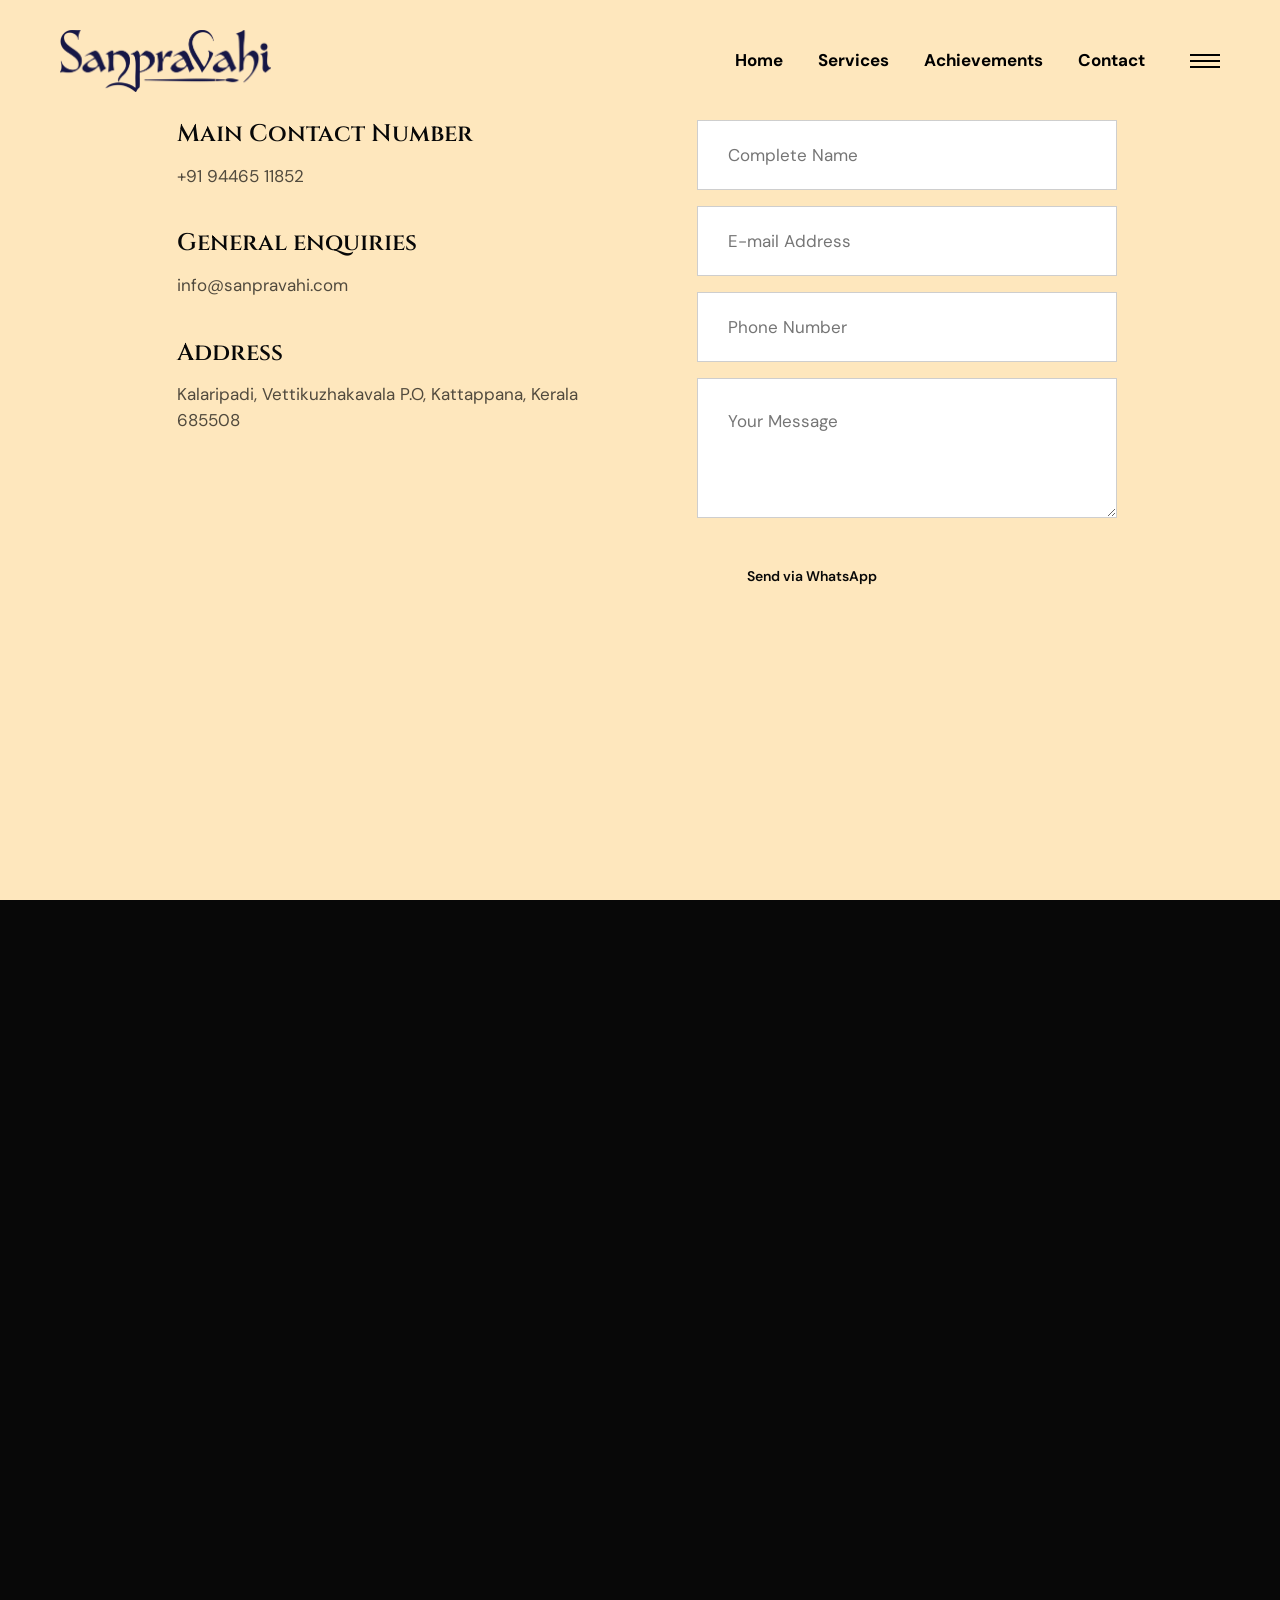
<file: contact.html>
<!DOCTYPE html><html lang="en"><head>
<meta charset="utf-8">
<meta name="viewport" content="width=device-width, initial-scale=1, shrink-to-fit=no">
<meta name="theme-color" content="#feed01">
<title>Sanpravahi</title>
<meta name="author" content="Themezinho">
<meta name="description" content="For all kind of exhibition museum website">
<meta name="keywords" content="wandau, exhibition, museum, art, history, entry, ticket, contemporary, modern, booking, visit, culture, life, centuries, roots, fancy, themezinho">

<!-- SOCIAL MEDIA META -->
<meta property="og:description" content="Wandau | Art &amp; History Museum">
<meta property="og:image" content="http://www.themezinho.net/wandau/preview.png">
<meta property="og:site_name" content="wandau">
<meta property="og:title" content="wandau">
<meta property="og:type" content="website">
<meta property="og:url" content="http://www.themezinho.net/wandau">

<!-- TWITTER META -->
<meta name="twitter:card" content="summary">
<meta name="twitter:site" content="@wandau">
<meta name="twitter:creator" content="@wandau">
<meta name="twitter:title" content="wandau">
<meta name="twitter:description" content="Wandau | Art &amp; History Museum">
<meta name="twitter:image" content="http://www.themezinho.net/wandau/preview.png">

<!-- FAVICON FILES -->
<link rel="icon" type="image/png" sizes="32x32" href="./ico/favicon.png">
<link rel="icon" type="image/png" sizes="16x16" href="./ico/favicon.png">
<link rel="apple-touch-icon" href="./ico/favicon.png">

<!-- CSS FILES -->
<link rel="stylesheet" href="./css/fontawesome.min.css">
<link rel="stylesheet" href="./css/odometer.min.css">
<link rel="stylesheet" href="./css/fancybox.min.css">
<link rel="stylesheet" href="./css/swiper.min.css">
<link rel="stylesheet" href="./css/bootstrap.min.css">
<link rel="stylesheet" href="./css/style.css">
</head>


<body class="contact-page">
<div class="preloader" id="preloader">
  <svg viewBox="0 0 1920 1080" preserveAspectRatio="none" version="1.1">
    <path d="M0,0 C305.333333,0 625.333333,0 960,0 C1294.66667,0 1614.66667,0 1920,0 L1920,1080 C1614.66667,1080 1294.66667,1080 960,1080 C625.333333,1080 305.333333,1080 0,1080 L0,0 Z"></path>
  </svg>
  <div class="inner">
    <canvas class="progress-bar" id="progress-bar" width="200" height="200"></canvas>
    <figure><img src="./images/log.png" alt="Image"></figure>
    <small>Loading</small> </div>
  <!-- end inner -->
</div>
<!-- end preloder -->
<div class="page-transition">
  <svg viewBox="0 0 1920 1080" preserveAspectRatio="none" version="1.1">
    <path d="M0,0 C305.333333,0 625.333333,0 960,0 C1294.66667,0 1614.66667,0 1920,0 L1920,1080 C1614.66667,980 1294.66667,930 960,930 C625.333333,930 305.333333,980 0,1080 L0,0 Z"></path>
  </svg>
</div>
<!-- end page-transition -->
<div class="smooth-scroll">
  <div class="section-wrapper" data-scroll-section="">
    
    <!-- end search-box -->
    <aside class="side-widget">
      <svg viewBox="0 0 600 1080" preserveAspectRatio="none" version="1.1">
        <path d="M540,1080H0V0h540c0,179.85,0,359.7,0,539.54C540,719.7,540,899.85,540,1080z"></path>
      </svg>
      <figure class="logo"> <img src="./images/log.png" alt="Image"> </figure>
      <!-- end logo -->
      <div class="inner">
<div class="col-lg-4">
            <h6 class="widget-title">Visit Us Now</h6>
            <address class="address">
           Kalaripadi ,   <strong>Vettikuzhakavala p.o,Kattappana,Keralam 685508</strong> <br><i class="fas fa-info-circle"></i> <br>+91 9446511852<br><i class="fas fa-info-circle"></i> 
info@sanpravahi.com
            </address>
          </div>
        <!-- end widget -->
        
        <!-- end widget -->
      </div>
      <!-- end inner -->
		<div class="display-mobile">
			<div class="custom-menu">
        <ul>
         
        </ul>
      </div>
      <!-- end custom-menu -->
<div class="site-menu">
<ul>
    <!-- Home: Go to the first section of the main page -->
    <li><a href="index.html#home" style="color: white !important;">Home</a></li>


    <!-- Services: Open services.html -->
    <li><a href="services.html" style="color: white !important;">Services</a></li>

    <!-- Gallery: Open achievements.html -->
    <li><a href="achievements.html" style="color: white !important;">Achievements</a></li>

    <!-- Contact: Open contact.html -->
    <li><a href="contact.html" style="color: white !important;">Contact</a></li>
</ul>
</div>
      <!-- end site-menu -->
		</div>
		<!-- end display-mobile -->
    </aside>
    <nav class="navbar">
      <div class="logo"> <a href="index.html"> <img src="./images/mobile-logo.webp" alt="Image"> </a> </div>
      <!-- end logo -->
      <div class="custom-menu">
        <ul>
          <li><a href="#"></a></li>
          <li><a href="#"></a></li>
        </ul>
      </div>
      <!-- end custom-menu -->
<div class="site-menu">
<ul>
    <li><a href="index.html" style="color: rgb(0, 0, 0) !important; font-weight: bold;">Home</a></li>
    <li><a href="services.html" style="color: rgb(0, 0, 0) !important; font-weight: bold;">Services</a></li>
    <li><a href="achievements.html" style="color: rgb(0, 0, 0) !important; font-weight: bold;">Achievements</a></li>
    <li><a href="contact.html" style="color: rgb(0, 0, 0) !important; font-weight: bold;">Contact</a></li>
</ul>
</div>
      <!-- end site-menu -->
      
      <!-- end search-button -->
      <div class="hamburger-menu">
        <svg class="hamburger" width="30" height="30" viewBox="0 0 30 30">
          <path class="line line-top" d="M0,9h30"></path>
          <path class="line line-center" d="M0,15h30"></path>
          <path class="line line-bottom" d="M0,21h30"></path>
        </svg>
      </div>
      <!-- end hamburger-menu -->
       
      <!-- end navbar-button -->
    </nav>
    <!-- end navbar -->
	  
	  <!-- end page-header -->
    <section class="content-section" data-background="#fffbf7">
      <div class="container">
        <div class="row justify-content-center">
          
          <!-- end col-12 -->
			<div class="col-lg-5">
			<div class="contact-box">
				<h6>Main Contact Number</h6>
				<p>+91 94465 11852</p>
				</div>
				<!-- end contact-box -->
				<div class="contact-box">
				<h6>General enquiries</h6>
				<p>info@sanpravahi.com
</p>
				</div>
				<!-- end contact-box -->
				<div class="contact-box">
				<h6>Address</h6>
				<p>Kalaripadi, Vettikuzhakavala P.O, Kattappana, Kerala 685508</p>
				</div>
				<!-- end contact-box -->
			</div>
			<!-- end col-5 -->
			<div class="col-lg-5">
        <div class="contact-form">
      <form id="contactForm">
          <div class="mb-3">
              <input type="text" name="name" placeholder="Complete Name" required="">
          </div>
          <div class="mb-3">
              <input type="email" name="email" placeholder="E-mail Address" required="">
          </div>
          <div class="mb-3">
              <input type="text" name="phone" placeholder="Phone Number" required="">
          </div>
          <div class="mb-3">
              <textarea name="message" placeholder="Your Message" required=""></textarea>
          </div>
          <div class="mb-3">
              <input type="submit" value="Send via WhatsApp">
          </div>
          <div id="responseMessage"></div> <!-- Area for response messages -->
      </form>
  </div>

  <script>
      const whatsappNumber = "919446511852";

      document.getElementById('contactForm').addEventListener('submit', function (e) {
          e.preventDefault();

          const form = this;
          if (!form.reportValidity()) return;

          const formData = new FormData(form);
          const name = formData.get('name').trim();
          const email = formData.get('email').trim();
          const phone = formData.get('phone').trim();
          const message = formData.get('message').trim();

          const whatsappMessage =
              `Enquiry From:\n\n` +
              `Name: ${name}\n` +
              `Email: ${email}\n` +
              `Phone: ${phone}\n\n` +
              `Message: ${message}`;

          const whatsappUrl =
              `https://wa.me/${whatsappNumber}?text=${encodeURIComponent(whatsappMessage)}`;

          window.open(whatsappUrl, '_blank', 'noopener,noreferrer');
      });
  </script>
			</div>
			<!-- end col-5 -->
        </div>
        <!-- end row -->
      </div>
      <!-- end container -->
    </section>
    <!-- end content-section -->
<div class="google-maps">
	  <iframe src="https://www.google.com/maps/embed?pb=!1m18!1m12!1m3!1d3931.9045617873394!2d77.10897197569616!3d9.77414277687884!2m3!1f0!2f0!3f0!3m2!1i1024!2i768!4f13.1!3m3!1m2!1s0x3b07a9001c369e81%3A0xa1e22307cb093a3a!2sSanpravahi%20sand%20art%20gallery!5e0!3m2!1sen!2sin!4v1793827187135!5m2!1sen!2sin" width="600" height="450" style="border:0;" allowfullscreen="" loading="lazy" referrerpolicy="strict-origin-when-cross-origin"></iframe>
	  </div>
	  <!-- end google-maps -->
    
    <!-- end content-section -->
    <!-- end content-section -->
    <footer class="footer">
      <div class="container">
        <div class="row">
          <div class="col-lg-4 col-md-6">
            <h6 class="widget-title">About sanpravahi</h6>
            <ul class="footer-menu">
       
   
        <li><a href="index.html" style="color: rgb(0, 0, 0) !important;">Home</a></li>
        <li><a href="services.html" style="color: rgb(0, 0, 0) !important;">Services</a></li>
        <li><a href="achievements.html" style="color: rgb(0, 0, 0) !important;">Achievements</a></li>
        <li><a href="contact.html" style="color: rgb(0, 0, 0) !important;">Contact</a></li>
    </ul>
          </div>
          <!-- end col-4 -->
          <div class="col-lg-4 col-md-6">
            <h6 class="widget-title">Connect Us</h6>
            <ul class="social-media">
              <li><a href="https://www.facebook.com/dsart000"><i class="fab fa-facebook-f"></i>sanpravahi</a></li>
              <li><a href="https://www.instagram.com/sanpravahi"><i class="fab fa-instagram"></i> sanpravahi</a></li>
              <li><a href="https://www.linkedin.com/in/sanu-k-mohan-91589b124/"><i class="fab fa-linkedin-in"></i> sanpravahi</a></li>
            </ul>
          </div>
          <!-- end col-4 -->
         <div class="col-lg-4">
            <h6 class="widget-title">Visit Us Now</h6>
            <address class="address">
                <strong>Kalaripadi, Vettikuzhakavala P.O, Kattappana, Kerala 685508</strong>
                <br>

                <i class="fas fa-phone"></i>
                <a href="tel:+919446511852">+91 94465 11852</a>
                <br>

                <i class="fas fa-envelope"></i>
                <a href="mailto:info@sanpravahi.com">info@sanpravahi.com</a>
            </address>
        </div>
          <!-- end col-4 -->
        </div>
        <!-- end row -->
     
      <!-- end footer-bottom -->
    </footer>
    <!-- end footer -->
  </div>
</div>

<!-- JS FILES -->
<script src="./js/jquery.min.js"></script>
<script src="./js/bootstrap.bundle.min.js"></script>
<script src="./js/gsap.min.js"></script>
<script src="./js/locomotive-scroll.min.js"></script>
<script src="./js/ScrollTrigger.min.js"></script>
<script src="./js/TweenMax.min.js"></script>
<script src="./js/fancybox.min.js"></script>
<script src="./js/odometer.min.js"></script>
<script src="./js/swiper.min.js"></script>
<script src="./js/scripts.js"></script>

<script>
document.querySelectorAll('.site-menu a').forEach(link => {
    link.addEventListener('click', function(e) {
        const url = new URL(this.href, window.location.href);

        if (
            url.pathname === window.location.pathname &&
            url.hash
        ) {
            e.preventDefault();

            const target = document.querySelector(url.hash);

            if (target) {
                target.scrollIntoView({
                    behavior: 'smooth',
                    block: 'start'
                });
            }
        }
    });
});
</script>
</body></html>
</file>
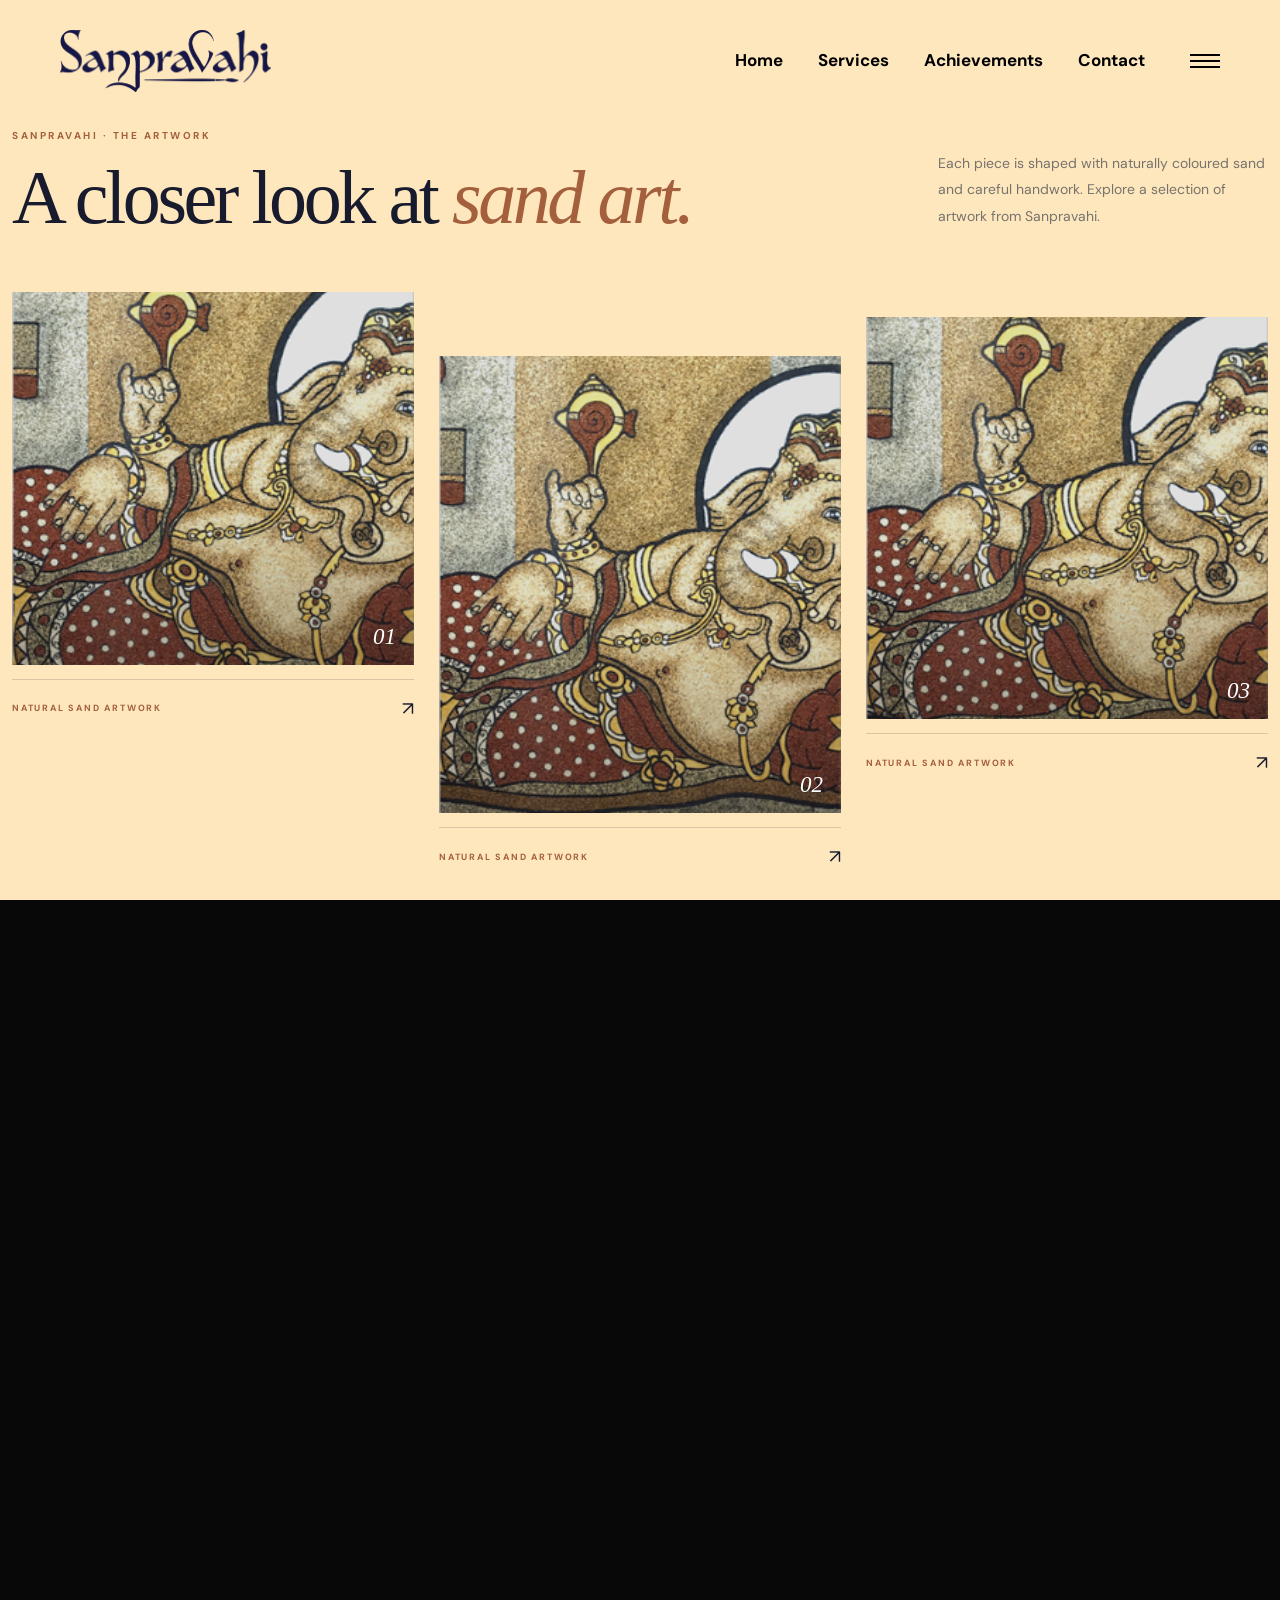
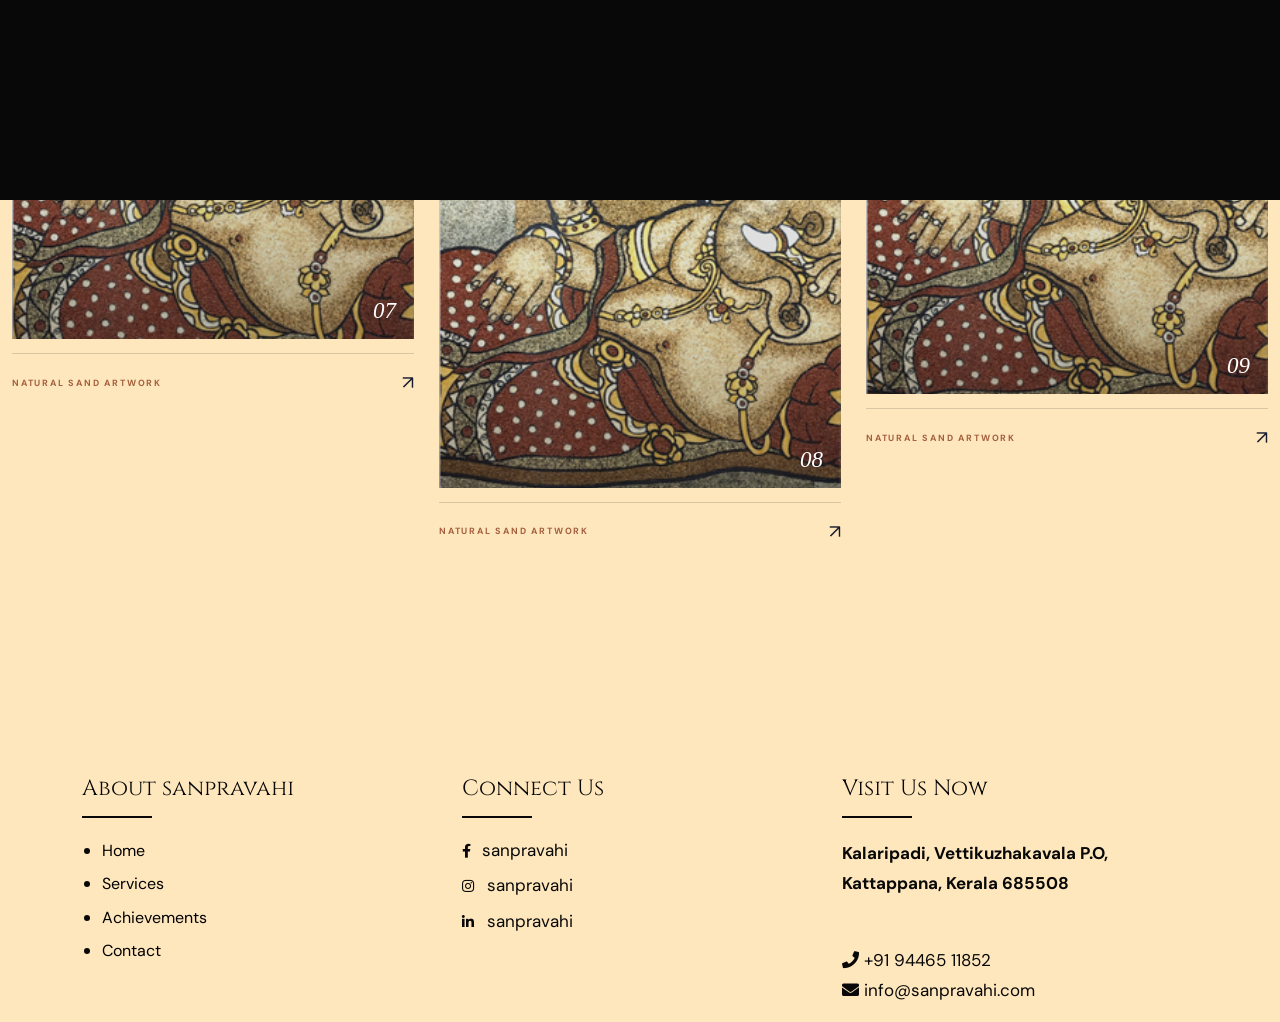
<file: gallery.html>
<!DOCTYPE html><html lang="en"><head>
<meta charset="utf-8">
<meta name="viewport" content="width=device-width, initial-scale=1, shrink-to-fit=no">
<meta name="theme-color" content="#feed01">
<title>Sanpravahi</title>
<meta name="author" content="Themezinho">
<meta name="description" content="For all kind of exhibition museum website">
<meta name="keywords" content="wandau, exhibition, museum, art, history, entry, ticket, contemporary, modern, booking, visit, culture, life, centuries, roots, fancy, themezinho">

<!-- SOCIAL MEDIA META -->
<meta property="og:description" content="Wandau | Art &amp; History Museum">
<meta property="og:image" content="http://www.themezinho.net/wandau/preview.png">
<meta property="og:site_name" content="wandau">
<meta property="og:title" content="wandau">
<meta property="og:type" content="website">
<meta property="og:url" content="http://www.themezinho.net/wandau">

<!-- TWITTER META -->
<meta name="twitter:card" content="summary">
<meta name="twitter:site" content="@wandau">
<meta name="twitter:creator" content="@wandau">
<meta name="twitter:title" content="wandau">
<meta name="twitter:description" content="Wandau | Art &amp; History Museum">
<meta name="twitter:image" content="http://www.themezinho.net/wandau/preview.png">

<!-- FAVICON FILES -->
<link rel="icon" type="image/png" sizes="32x32" href="./ico/favicon.png">
<link rel="icon" type="image/png" sizes="16x16" href="./ico/favicon.png">
<link rel="apple-touch-icon" href="./ico/favicon.png">

<!-- CSS FILES -->
<link rel="stylesheet" href="./css/fontawesome.min.css">
<link rel="stylesheet" href="./css/odometer.min.css">
<link rel="stylesheet" href="./css/fancybox.min.css">
<link rel="stylesheet" href="./css/swiper.min.css">
<link rel="stylesheet" href="./css/bootstrap.min.css">
<link rel="stylesheet" href="./css/style.css">

<style>
/* Sanpravahi gallery — scoped styles; navbar and page background are untouched */
.san-gallery-section {
  padding: clamp(90px, 10vw, 140px) 0 110px;
}
.san-gallery-section .container {
  max-width: 1320px;
}
.san-gallery-heading {
  display: flex;
  align-items: end;
  justify-content: space-between;
  gap: 40px;
  margin-bottom: 58px;
}
.san-gallery-kicker {
  display: block;
  margin-bottom: 17px;
  color: #a45f3d;
  font-size: 10px;
  font-weight: 700;
  letter-spacing: .25em;
  text-transform: uppercase;
}
.san-gallery-title {
  max-width: 720px;
  margin: 0;
  color: #171b2d;
  font: 400 clamp(42px, 6vw, 76px)/.98 Georgia, "Times New Roman", serif;
  letter-spacing: -.045em;
}
.san-gallery-title em {
  color: #a45f3d;
  font-weight: 400;
}
.san-gallery-intro {
  max-width: 330px;
  margin: 0 0 5px;
  color: #77736d;
  font-size: 14px;
  line-height: 1.9;
}
.san-gallery-grid {
  display: grid;
  grid-template-columns: repeat(3, minmax(0, 1fr));
  gap: 58px 25px;
  align-items: start;
}
.san-gallery-item {
  position: relative;
  display: block;
  min-width: 0;
  color: inherit;
  text-decoration: none !important;
  opacity: 0;
  animation: sanGalleryReveal .8s cubic-bezier(.2,.7,.2,1) forwards;
}
.san-gallery-item:nth-child(3n + 2) { margin-top: 64px; }
.san-gallery-item:nth-child(3n) { margin-top: 25px; }
.san-gallery-item:nth-child(3n + 1) { animation-delay: .05s; }
.san-gallery-item:nth-child(3n + 2) { animation-delay: .16s; }
.san-gallery-item:nth-child(3n) { animation-delay: .27s; }

.san-gallery-image {
  position: relative;
  display: block;
  overflow: hidden;
  aspect-ratio: 1.08 / 1;
  background: rgba(23,27,45,.08);
  isolation: isolate;
}
.san-gallery-item:nth-child(3n + 2) .san-gallery-image {
  aspect-ratio: .88 / 1;
}
.san-gallery-item:nth-child(3n) .san-gallery-image {
  aspect-ratio: 1 / 1;
}
.san-gallery-image::after {
  content: "";
  position: absolute;
  inset: 0;
  background: linear-gradient(180deg, transparent 55%, rgba(10,12,18,.42));
  opacity: .55;
  transition: opacity .45s ease;
  pointer-events: none;
}
.san-gallery-image img {
  display: block;
  width: 100% !important;
  height: 100% !important;
  max-width: none;
  object-fit: cover;
  transition: transform 1s cubic-bezier(.2,.7,.2,1), filter .6s ease;
}
.san-gallery-item:hover .san-gallery-image img,
.san-gallery-item:focus-visible .san-gallery-image img {
  transform: scale(1.06);
  filter: saturate(1.08);
}
.san-gallery-item:hover .san-gallery-image::after { opacity: .9; }
.san-gallery-number {
  position: absolute;
  z-index: 2;
  right: 18px;
  bottom: 15px;
  color: #fff;
  font: italic 23px Georgia, "Times New Roman", serif;
}
.san-gallery-zoom {
  position: absolute;
  z-index: 2;
  left: 17px;
  bottom: 17px;
  display: grid;
  place-items: center;
  width: 42px;
  height: 42px;
  border-radius: 50%;
  background: #fffbf7;
  color: #171b2d;
  font-size: 19px;
  opacity: 0;
  transform: translateY(8px);
  transition: opacity .35s ease, transform .35s ease;
}
.san-gallery-item:hover .san-gallery-zoom,
.san-gallery-item:focus-visible .san-gallery-zoom {
  opacity: 1;
  transform: translateY(0);
}
.san-gallery-caption {
  display: flex;
  justify-content: space-between;
  align-items: center;
  gap: 16px;
  padding-top: 15px;
  margin-top: 14px;
  border-top: 1px solid rgba(23,27,45,.16);
}
.san-gallery-caption span:first-child {
  color: #a45f3d;
  font-size: 9px;
  font-weight: 700;
  letter-spacing: .2em;
  text-transform: uppercase;
}
.san-gallery-caption span:last-child {
  color: #171b2d;
  font-size: 19px;
  transition: transform .3s ease;
}
.san-gallery-item:hover .san-gallery-caption span:last-child {
  transform: translate(3px,-3px);
}
@keyframes sanGalleryReveal {
  from { opacity: 0; transform: translateY(28px); }
  to { opacity: 1; transform: translateY(0); }
}
.san-gallery-item:focus-visible {
  outline: 2px solid #a45f3d;
  outline-offset: 6px;
}
@media (max-width: 991px) {
  .san-gallery-heading { display: block; margin-bottom: 42px; }
  .san-gallery-intro { margin-top: 22px; max-width: 560px; }
  .san-gallery-grid { grid-template-columns: repeat(2, minmax(0, 1fr)); gap: 42px 20px; }
  .san-gallery-item:nth-child(n) { margin-top: 0; }
  .san-gallery-item:nth-child(even) { margin-top: 48px; }
}
@media (max-width: 575px) {
  .san-gallery-section { padding: 85px 0 75px; }
  .san-gallery-grid { grid-template-columns: 1fr; gap: 36px; }
  .san-gallery-item:nth-child(n) { margin-top: 0; }
  .san-gallery-image,
  .san-gallery-item:nth-child(n) .san-gallery-image { aspect-ratio: 1.05 / 1; }
  .san-gallery-zoom { opacity: 1; transform: none; }
}
@media (prefers-reduced-motion: reduce) {
  .san-gallery-item { animation: none; opacity: 1; }
  .san-gallery-image img,
  .san-gallery-image::after,
  .san-gallery-zoom,
  .san-gallery-caption span:last-child { transition: none; }
}
</style>

</head>


<body>
<div class="preloader" id="preloader">
  <svg viewBox="0 0 1920 1080" preserveAspectRatio="none" version="1.1">
    <path d="M0,0 C305.333333,0 625.333333,0 960,0 C1294.66667,0 1614.66667,0 1920,0 L1920,1080 C1614.66667,1080 1294.66667,1080 960,1080 C625.333333,1080 305.333333,1080 0,1080 L0,0 Z"></path>
  </svg>
  <div class="inner">
    <canvas class="progress-bar" id="progress-bar" width="200" height="200"></canvas>
    <figure><img src="./images/log.png" alt="Image"></figure>
    <small>Loading</small> </div>
  <!-- end inner -->
</div>
<!-- end preloder -->
<div class="page-transition">
  <svg viewBox="0 0 1920 1080" preserveAspectRatio="none" version="1.1">
    <path d="M0,0 C305.333333,0 625.333333,0 960,0 C1294.66667,0 1614.66667,0 1920,0 L1920,1080 C1614.66667,980 1294.66667,930 960,930 C625.333333,930 305.333333,980 0,1080 L0,0 Z"></path>
  </svg>
</div>
<!-- end page-transition -->
<div class="smooth-scroll">
  <div class="section-wrapper" data-scroll-section="">
    
    <!-- end search-box -->
    <aside class="side-widget">
      <svg viewBox="0 0 600 1080" preserveAspectRatio="none" version="1.1">
        <path d="M540,1080H0V0h540c0,179.85,0,359.7,0,539.54C540,719.7,540,899.85,540,1080z"></path>
      </svg>
      <figure class="logo"> <img src="./images/log.png" alt="Image"> </figure>
      <!-- end logo -->
      <div class="inner">
<div class="col-lg-4">
            <h6 class="widget-title">Visit Us Now</h6>
            <address class="address">
           Kalaripadi ,   <strong>Vettikuzhakavala p.o,Kattappana,Keralam 685508</strong> <br><i class="fas fa-info-circle"></i> <br>+91 9446511852<br><i class="fas fa-info-circle"></i> 
info@sanpravahi.com
            </address>
          </div>
        <!-- end widget -->
        
        <!-- end widget -->
      </div>
      <!-- end inner -->
		<div class="display-mobile">
			<div class="custom-menu">
        <ul>
         
        </ul>
      </div>
      <!-- end custom-menu -->
<div class="site-menu">
<ul>
    <!-- Home: Go to the first section of the main page -->
    <li><a href="index.html#home" style="color: white !important;">Home</a></li>


    <!-- Services: Open services.html -->
    <li><a href="services.html" style="color: white !important;">Services</a></li>

    <!-- Gallery: Open achievements.html -->
    <li><a href="achievements.html" style="color: white !important;">Achievements</a></li>

    <!-- Contact: Open contact.html -->
    <li><a href="contact.html" style="color: white !important;">Contact</a></li>
</ul>
</div>
      <!-- end site-menu -->
		</div>
		<!-- end display-mobile -->
    </aside>
    <nav class="navbar">
      <div class="logo"> <a href="index.html"> <img src="./images/mobile-logo.webp" alt="Image"> </a> </div>
      <!-- end logo -->
      <div class="custom-menu">
        <ul>
          <li><a href="#"></a></li>
          <li><a href="#"></a></li>
        </ul>
      </div>
      <!-- end custom-menu -->
<div class="site-menu">
<ul>
    <li><a href="index.html" style="color: rgb(0, 0, 0) !important; font-weight: bold;">Home</a></li>
    <li><a href="services.html" style="color: rgb(0, 0, 0) !important; font-weight: bold;">Services</a></li>
    <li><a href="achievements.html" style="color: rgb(0, 0, 0) !important; font-weight: bold;">Achievements</a></li>
    <li><a href="contact.html" style="color: rgb(0, 0, 0) !important; font-weight: bold;">Contact</a></li>
</ul>
</div>
      <!-- end site-menu -->
      
      <!-- end search-button -->
      <div class="hamburger-menu">
        <svg class="hamburger" width="30" height="30" viewBox="0 0 30 30">
          <path class="line line-top" d="M0,9h30"></path>
          <path class="line line-center" d="M0,15h30"></path>
          <path class="line line-bottom" d="M0,21h30"></path>
        </svg>
      </div>
      <!-- end hamburger-menu -->
       
      <!-- end navbar-button -->
    </nav>
    <!-- end navbar -->
    
    <!-- end page-header -->
    
<section class="content-section san-gallery-section" data-background="#fffbf7" aria-label="Sanpravahi artwork gallery">
  <div class="container">
    <header class="san-gallery-heading">
      <div>
        <span class="san-gallery-kicker">SANPRAVAHI · THE ARTWORK</span>
        <h1 class="san-gallery-title">A closer look at <em>sand art.</em></h1>
      </div>
      <p class="san-gallery-intro">Each piece is shaped with naturally coloured sand and careful handwork. Explore a selection of artwork from Sanpravahi.</p>
    </header>
    <div class="san-gallery-grid">
      
      <a class="san-gallery-item" href="./images/p1.png" data-fancybox="sanpravahi-gallery" aria-label="View sand artwork 01">
        <span class="san-gallery-image">
          <img src="./images/p1.png" alt="Sanpravahi natural sand artwork" loading="lazy">
          <span class="san-gallery-number">01</span>
          <span class="san-gallery-zoom" aria-hidden="true">↗</span>
        </span>
        <span class="san-gallery-caption">
          <span>Natural sand artwork</span>
          <span aria-hidden="true">↗</span>
        </span>
      </a>
      <a class="san-gallery-item" href="./images/p1.png" data-fancybox="sanpravahi-gallery" aria-label="View sand artwork 02">
        <span class="san-gallery-image">
          <img src="./images/p1.png" alt="Sanpravahi natural sand artwork" loading="lazy">
          <span class="san-gallery-number">02</span>
          <span class="san-gallery-zoom" aria-hidden="true">↗</span>
        </span>
        <span class="san-gallery-caption">
          <span>Natural sand artwork</span>
          <span aria-hidden="true">↗</span>
        </span>
      </a>
      <a class="san-gallery-item" href="./images/p1.png" data-fancybox="sanpravahi-gallery" aria-label="View sand artwork 03">
        <span class="san-gallery-image">
          <img src="./images/p1.png" alt="Sanpravahi natural sand artwork" loading="lazy">
          <span class="san-gallery-number">03</span>
          <span class="san-gallery-zoom" aria-hidden="true">↗</span>
        </span>
        <span class="san-gallery-caption">
          <span>Natural sand artwork</span>
          <span aria-hidden="true">↗</span>
        </span>
      </a>
      <a class="san-gallery-item" href="./images/p1.png" data-fancybox="sanpravahi-gallery" aria-label="View sand artwork 04">
        <span class="san-gallery-image">
          <img src="./images/p1.png" alt="Sanpravahi natural sand artwork" loading="lazy">
          <span class="san-gallery-number">04</span>
          <span class="san-gallery-zoom" aria-hidden="true">↗</span>
        </span>
        <span class="san-gallery-caption">
          <span>Natural sand artwork</span>
          <span aria-hidden="true">↗</span>
        </span>
      </a>
      <a class="san-gallery-item" href="./images/p1.png" data-fancybox="sanpravahi-gallery" aria-label="View sand artwork 05">
        <span class="san-gallery-image">
          <img src="./images/p1.png" alt="Sanpravahi natural sand artwork" loading="lazy">
          <span class="san-gallery-number">05</span>
          <span class="san-gallery-zoom" aria-hidden="true">↗</span>
        </span>
        <span class="san-gallery-caption">
          <span>Natural sand artwork</span>
          <span aria-hidden="true">↗</span>
        </span>
      </a>
      <a class="san-gallery-item" href="./images/p1.png" data-fancybox="sanpravahi-gallery" aria-label="View sand artwork 06">
        <span class="san-gallery-image">
          <img src="./images/p1.png" alt="Sanpravahi natural sand artwork" loading="lazy">
          <span class="san-gallery-number">06</span>
          <span class="san-gallery-zoom" aria-hidden="true">↗</span>
        </span>
        <span class="san-gallery-caption">
          <span>Natural sand artwork</span>
          <span aria-hidden="true">↗</span>
        </span>
      </a>
      <a class="san-gallery-item" href="./images/p1.png" data-fancybox="sanpravahi-gallery" aria-label="View sand artwork 07">
        <span class="san-gallery-image">
          <img src="./images/p1.png" alt="Sanpravahi natural sand artwork" loading="lazy">
          <span class="san-gallery-number">07</span>
          <span class="san-gallery-zoom" aria-hidden="true">↗</span>
        </span>
        <span class="san-gallery-caption">
          <span>Natural sand artwork</span>
          <span aria-hidden="true">↗</span>
        </span>
      </a>
      <a class="san-gallery-item" href="./images/p1.png" data-fancybox="sanpravahi-gallery" aria-label="View sand artwork 08">
        <span class="san-gallery-image">
          <img src="./images/p1.png" alt="Sanpravahi natural sand artwork" loading="lazy">
          <span class="san-gallery-number">08</span>
          <span class="san-gallery-zoom" aria-hidden="true">↗</span>
        </span>
        <span class="san-gallery-caption">
          <span>Natural sand artwork</span>
          <span aria-hidden="true">↗</span>
        </span>
      </a>
      <a class="san-gallery-item" href="./images/p1.png" data-fancybox="sanpravahi-gallery" aria-label="View sand artwork 09">
        <span class="san-gallery-image">
          <img src="./images/p1.png" alt="Sanpravahi natural sand artwork" loading="lazy">
          <span class="san-gallery-number">09</span>
          <span class="san-gallery-zoom" aria-hidden="true">↗</span>
        </span>
        <span class="san-gallery-caption">
          <span>Natural sand artwork</span>
          <span aria-hidden="true">↗</span>
        </span>
      </a>
    </div>
  </div>
</section>
    <!-- end content-section -->
    
    <!-- end content-section -->
    <footer class="footer">
      <div class="container">
        <div class="row">
          <div class="col-lg-4 col-md-6">
            <h6 class="widget-title">About sanpravahi</h6>
            <ul class="footer-menu">
       
   
        <li><a href="index.html" style="color: rgb(0, 0, 0) !important;">Home</a></li>
        <li><a href="services.html" style="color: rgb(0, 0, 0) !important;">Services</a></li>
        <li><a href="achievements.html" style="color: rgb(0, 0, 0) !important;">Achievements</a></li>
        <li><a href="contact.html" style="color: rgb(0, 0, 0) !important;">Contact</a></li>
    </ul>
          </div>
          <!-- end col-4 -->
          <div class="col-lg-4 col-md-6">
            <h6 class="widget-title">Connect Us</h6>
            <ul class="social-media">
              <li><a href="https://www.facebook.com/dsart000"><i class="fab fa-facebook-f"></i>sanpravahi</a></li>
              <li><a href="https://www.instagram.com/sanpravahi"><i class="fab fa-instagram"></i> sanpravahi</a></li>
              <li><a href="https://www.linkedin.com/in/sanu-k-mohan-91589b124/"><i class="fab fa-linkedin-in"></i> sanpravahi</a></li>
            </ul>
          </div>
          <!-- end col-4 -->
          <div class="col-lg-4">
            <h6 class="widget-title">Visit Us Now</h6>
            <address class="address">
                <strong>Kalaripadi, Vettikuzhakavala P.O, Kattappana, Kerala 685508</strong>
                <br>

                <i class="fas fa-phone"></i>
                <a href="tel:+919446511852">+91 94465 11852</a>
                <br>

                <i class="fas fa-envelope"></i>
                <a href="mailto:info@sanpravahi.com">info@sanpravahi.com</a>
            </address>
        </div>
          <!-- end col-4 -->
        </div>
        <!-- end row -->
     
      <!-- end footer-bottom -->
    </footer>
    <!-- end footer -->
  </div>
</div>

<!-- JS FILES -->
<script src="./js/jquery.min.js"></script>
<script src="./js/bootstrap.bundle.min.js"></script>
<script src="./js/gsap.min.js"></script>
<script src="./js/locomotive-scroll.min.js"></script>
<script src="./js/ScrollTrigger.min.js"></script>
<script src="./js/TweenMax.min.js"></script>
<script src="./js/fancybox.min.js"></script>
<script src="./js/odometer.min.js"></script>
<script src="./js/swiper.min.js"></script>
<script src="./js/scripts.js"></script>

<script>
document.querySelectorAll('.site-menu a').forEach(link => {
    link.addEventListener('click', function(e) {
        const url = new URL(this.href, window.location.href);

        if (
            url.pathname === window.location.pathname &&
            url.hash
        ) {
            e.preventDefault();

            const target = document.querySelector(url.hash);

            if (target) {
                target.scrollIntoView({
                    behavior: 'smooth',
                    block: 'start'
                });
            }
        }
    });
});
</script>
</body></html>
</file>
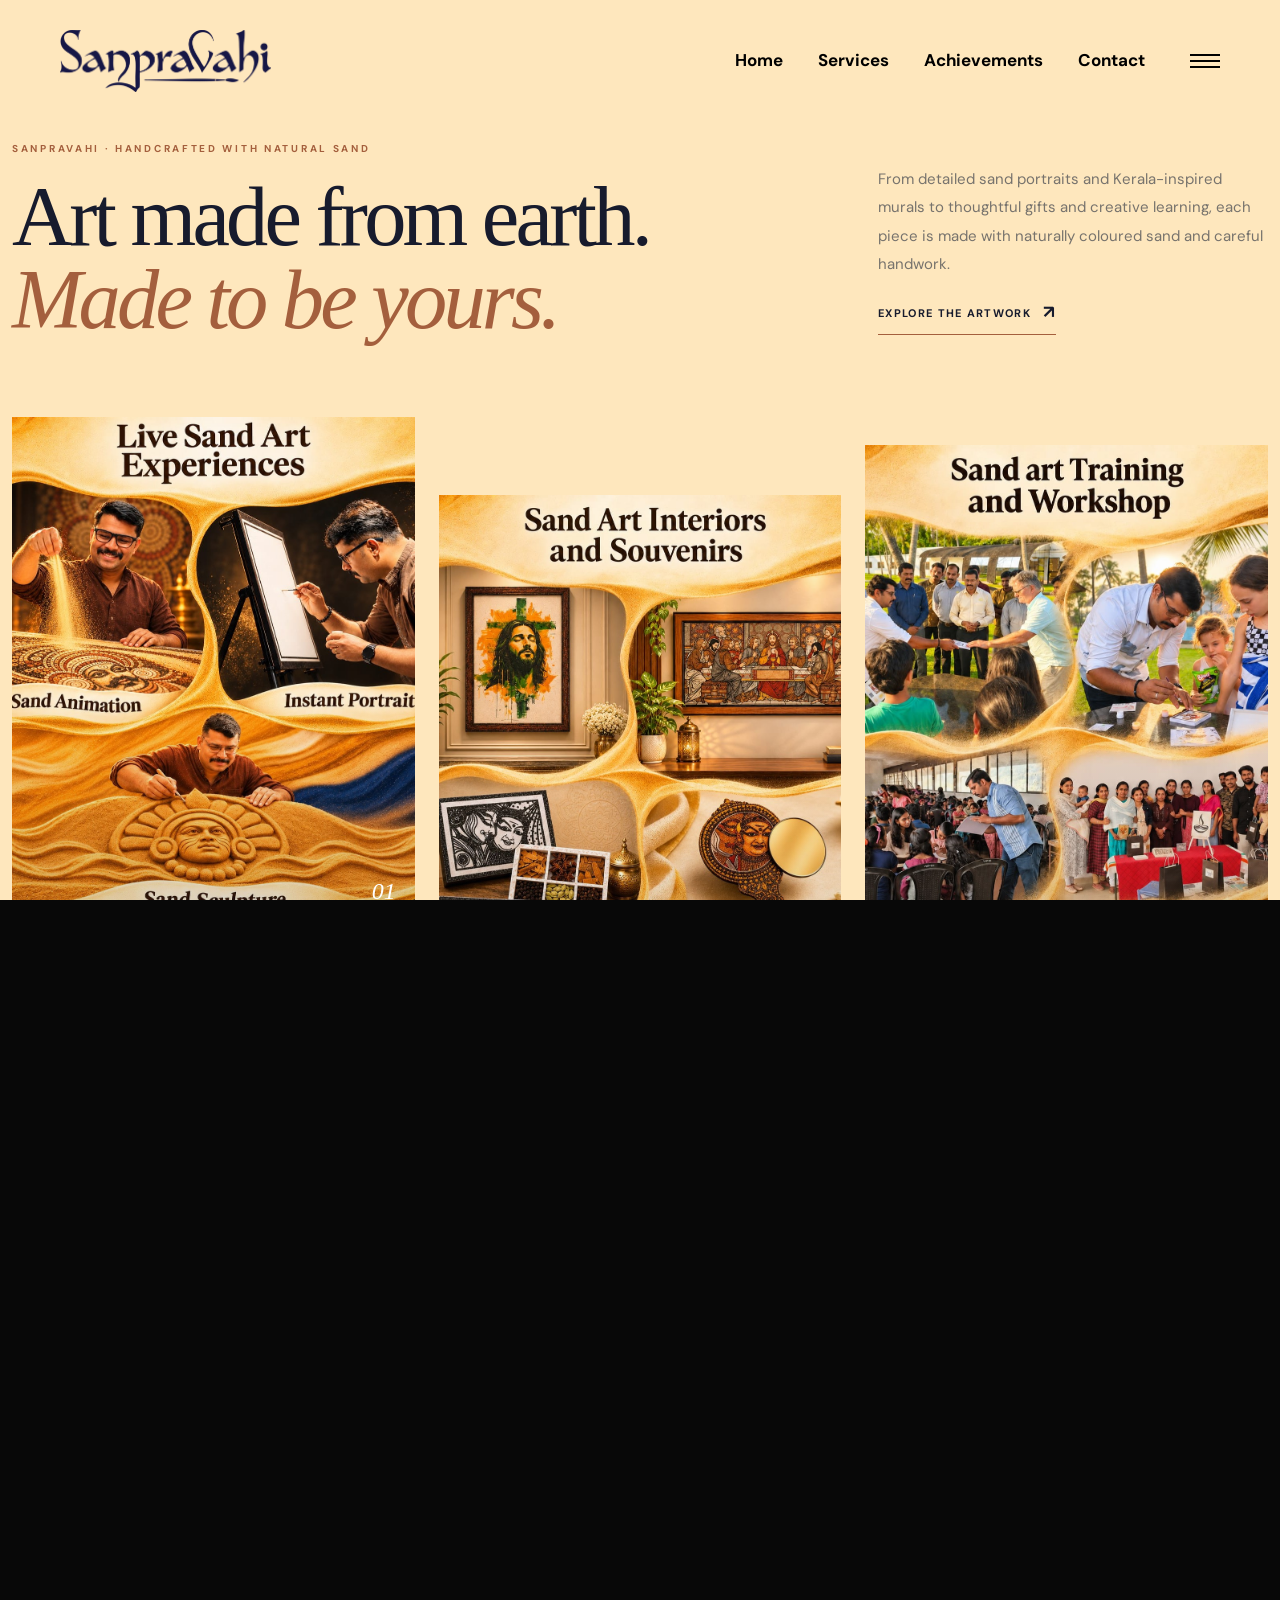
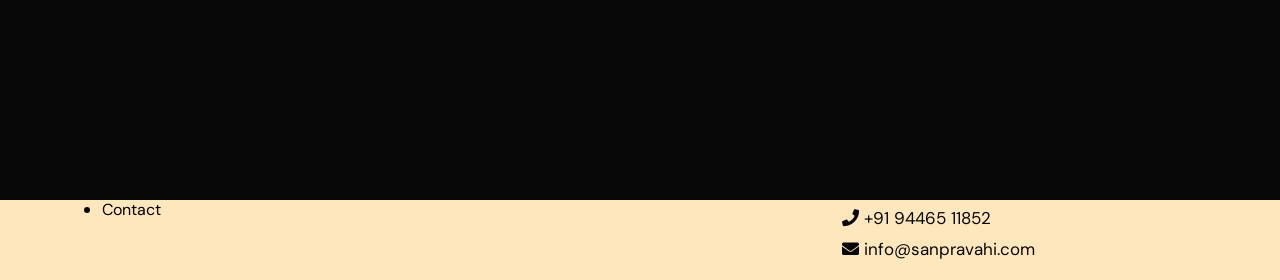
<file: services.html>
<!DOCTYPE html><html lang="en"><head>
<meta charset="utf-8">
<meta name="viewport" content="width=device-width, initial-scale=1, shrink-to-fit=no">
<meta name="theme-color" content="#feed01">
<title>Sanpravahi</title>
<meta name="author" content="Themezinho">
<meta name="description" content="For all kind of exhibition museum website">
<meta name="keywords" content="wandau, exhibition, museum, art, history, entry, ticket, contemporary, modern, booking, visit, culture, life, centuries, roots, fancy, themezinho">

<!-- SOCIAL MEDIA META -->
<meta property="og:description" content="Wandau | Art &amp; History Museum">
<meta property="og:image" content="http://www.themezinho.net/wandau/preview.png">
<meta property="og:site_name" content="wandau">
<meta property="og:title" content="wandau">
<meta property="og:type" content="website">
<meta property="og:url" content="http://www.themezinho.net/wandau">

<!-- TWITTER META -->
<meta name="twitter:card" content="summary">
<meta name="twitter:site" content="@wandau">
<meta name="twitter:creator" content="@wandau">
<meta name="twitter:title" content="wandau">
<meta name="twitter:description" content="Wandau | Art &amp; History Museum">
<meta name="twitter:image" content="http://www.themezinho.net/wandau/preview.png">

<!-- FAVICON FILES -->
<link rel="icon" type="image/png" sizes="32x32" href="./ico/favicon.png">
<link rel="icon" type="image/png" sizes="16x16" href="./ico/favicon.png">
<link rel="apple-touch-icon" href="./ico/favicon.png">

<!-- CSS FILES -->
<link rel="stylesheet" href="./css/fontawesome.min.css">
<link rel="stylesheet" href="./css/odometer.min.css">
<link rel="stylesheet" href="./css/fancybox.min.css">
<link rel="stylesheet" href="./css/swiper.min.css">
<link rel="stylesheet" href="./css/bootstrap.min.css">
<link rel="stylesheet" href="./css/style.css">

<style>

/* Sanpravahi — artist-led services gallery */

.services-gallery {
  --sg-ink: #171b2d;
  --sg-muted: #77736d;
  --sg-paper: #fffbf7;
  --sg-accent: #a45f3d;
  --sg-line: rgba(23,27,45,.14);
/* background: var(--sg-paper) !important; */
  color: var(--sg-ink);
  padding: clamp(105px, 11vw, 155px) 0 115px !important;
  overflow: hidden;
}

.services-gallery .container {
  max-width: 1320px;
}

.sg-intro {
  display: grid;
  grid-template-columns: minmax(0, 1.1fr) minmax(260px, .65fr);
  align-items: end;
  gap: 50px;
  margin: 0 0 76px;
}

.sg-eyebrow {
  display: block;
  margin: 0 0 20px;
  color: var(--sg-accent);
  font-size: 10px;
  font-weight: 700;
  letter-spacing: .27em;
  text-transform: uppercase;
}

.sg-intro h1 {
  max-width: 780px;
  margin: 0;
  color: var(--sg-ink);
  font: 400 clamp(44px, 6.6vw, 88px)/.98 Georgia, "Times New Roman", serif;
  letter-spacing: -.045em;
}

.sg-intro h1 em {
  color: var(--sg-accent);
  font-weight: 400;
}

.sg-intro-copy {
  max-width: 390px;
  margin: 0 0 6px auto;
}

.sg-intro-copy p {
  margin: 0 0 20px;
  color: var(--sg-muted);
  font-size: 15px;
  line-height: 1.9;
}

.sg-intro-copy a {
  display: inline-flex;
  align-items: center;
  gap: 12px;
  color: var(--sg-ink);
  font-size: 11px;
  font-weight: 700;
  letter-spacing: .12em;
  text-transform: uppercase;
  text-decoration: none;
  border-bottom: 1px solid var(--sg-accent);
  padding-bottom: 8px;
}

.sg-intro-copy a span {
  font-size: 18px;
  transition: transform .3s ease;
}

.sg-intro-copy a:hover span {
  transform: translate(4px,-3px);
}

/* Gallery grid */

.sg-gallery {
  display: grid;
  grid-template-columns: repeat(12, minmax(0, 1fr));
  gap: 54px 24px;
  align-items: start;
}

.sg-service {
  appearance: none;
  border: 0;
  padding: 0;
  margin: 0;
  width: 100%;
  display: block;
  text-align: left;
  background: transparent;
  color: inherit;
  cursor: pointer;

  grid-column: span 4;

  opacity: 0;
  transform: translateY(38px);
  transition: opacity .75s ease, transform .75s cubic-bezier(.2,.7,.2,1);
}

.sg-service.is-visible {
  opacity: 1;
  transform: translateY(0);
}

/* Consistent staggered positioning */

.sg-service:nth-child(3n + 2) {
  margin-top: 78px;
}

.sg-service:nth-child(3n) {
  margin-top: 28px;
}

/* Repeat image proportions for every row */

.sg-service:nth-child(3n + 1) .sg-media {
  aspect-ratio: 1.13 / 1;
}

.sg-service:nth-child(3n + 2) .sg-media,
.sg-service:nth-child(3n) .sg-media {
  aspect-ratio: .92 / 1;
}

/* Images */

.sg-media {
  position: relative;
  display: block;
  overflow: hidden;
  background: #ded7cb;
  isolation: isolate;
}

.sg-media img {
  display: block;
  width: 100%;
  height: 100%;
  object-fit: cover;
  transition: transform 1s cubic-bezier(.2,.7,.2,1), filter .7s ease;
}

.sg-service:hover .sg-media img,
.sg-service:focus-visible .sg-media img {
  transform: scale(1.055);
  filter: saturate(1.08);
}

.sg-media::after {
  content: "";
  position: absolute;
  inset: 0;
  background: linear-gradient(180deg, transparent 55%, rgba(10,12,18,.28));
  opacity: .5;
  transition: opacity .4s ease;
}

.sg-service:hover .sg-media::after {
  opacity: .9;
}

/* Image numbering */

.sg-index {
  position: absolute;
  z-index: 2;
  right: 19px;
  bottom: 16px;
  color: #fff;
  font: italic 24px Georgia, serif;
}

/* Hover arrow */

.sg-open {
  position: absolute;
  z-index: 2;
  left: 18px;
  bottom: 18px;
  display: inline-flex;
  align-items: center;
  justify-content: center;
  width: 42px;
  height: 42px;
  border-radius: 50%;
  color: var(--sg-ink);
  background: var(--sg-paper);
  font-size: 20px;
  opacity: 0;
  transform: translateY(8px);
  transition: opacity .35s ease, transform .35s ease;
}

.sg-service:hover .sg-open,
.sg-service:focus-visible .sg-open {
  opacity: 1;
  transform: translateY(0);
}

/* Service descriptions */

.sg-caption {
  display: flex;
  align-items: flex-start;
  justify-content: space-between;
  gap: 18px;
  padding: 19px 1px 0;
  border-top: 1px solid var(--sg-line);
  margin-top: 15px;
}

.sg-caption-main {
  min-width: 0;
}

.sg-category {
  display: block;
  margin: 0 0 9px;
  color: var(--sg-accent);
  font-size: 9px;
  font-weight: 700;
  letter-spacing: .2em;
  text-transform: uppercase;
}

.sg-caption-heading {
  display: block;
  margin: 0;
  color: var(--sg-ink);
  font: 400 clamp(26px, 2.4vw, 34px)/1.15 Georgia, "Times New Roman", serif;
  letter-spacing: -.02em;
}

.sg-caption-description {
  display: block;
  max-width: 440px;
  margin: 11px 0 0;
  color: var(--sg-muted);
  font-size: 14px;
  line-height: 1.75;
}

.sg-caption p {
  max-width: 440px;
  margin: 11px 0 0;
  color: var(--sg-muted);
  font-size: 13px;
  line-height: 1.75;
}

/* Caption arrow */

.sg-arrow {
  flex: 0 0 auto;
  color: var(--sg-accent);
  font-size: 23px;
  transition: transform .3s ease;
}

.sg-service:hover .sg-arrow {
  transform: translate(4px,-4px);
}

/* Bottom enquiry */

.sg-bottom {
  display: flex;
  justify-content: space-between;
  align-items: center;
  gap: 25px;
  margin-top: 100px;
  padding-top: 28px;
  border-top: 1px solid var(--sg-line);
}

.sg-bottom p {
  margin: 0;
  color: var(--sg-muted);
  font: 400 24px/1.3 Georgia, serif;
}

.sg-bottom a {
  display: inline-flex;
  align-items: center;
  gap: 14px;
  padding: 16px 22px;
  background: var(--sg-ink);
  color: #fff;
  font-size: 10px;
  font-weight: 700;
  letter-spacing: .13em;
  text-transform: uppercase;
  text-decoration: none;
  transition: background .3s ease, transform .3s ease;
}

.sg-bottom a:hover {
  background: var(--sg-accent);
  transform: translateY(-3px);
}

.sg-bottom a span {
  font-size: 17px;
}

.sg-service:focus-visible {
  outline: 2px solid var(--sg-accent);
  outline-offset: 7px;
}

/* Tablet */

@media (max-width: 991px) {
  .sg-intro {
    grid-template-columns: 1fr;
    gap: 24px;
    margin-bottom: 55px;
  }

  .sg-intro-copy {
    margin: 0;
    max-width: 560px;
  }

  .sg-gallery {
    gap: 42px 18px;
  }

  .sg-service {
    grid-column: span 6;
    margin: 0;
    width: 100%;
  }

  .sg-service:nth-child(even) {
    margin-top: 48px;
  }
}

/* Mobile */

@media (max-width: 575px) {
  .services-gallery {
    padding: 100px 0 75px !important;
  }

  .sg-intro {
    margin-bottom: 40px;
  }

  .sg-intro h1 {
    font-size: clamp(42px, 13vw, 60px);
  }

  .sg-gallery {
    display: block;
  }

  .sg-service,
  .sg-service:nth-child(n) {
    width: 100%;
    margin: 0 0 42px;
  }

  .sg-service:nth-child(odd) .sg-media {
    aspect-ratio: 1.08 / 1;
  }

  .sg-service:nth-child(even) .sg-media {
    aspect-ratio: .95 / 1;
  }

  .sg-caption-heading {
    font-size: 27px;
  }

  .sg-bottom {
    align-items: flex-start;
    flex-direction: column;
    margin-top: 55px;
  }

  .sg-bottom p {
    font-size: 22px;
  }
}

/* Accessibility */

@media (prefers-reduced-motion: reduce) {
  .sg-service,
  .sg-media img,
  .sg-open,
  .sg-arrow,
  .sg-bottom a {
    transition: none !important;
  }

  .sg-service {
    opacity: 1;
    transform: none;
  }
}

.sg-bottom-button {
    display: inline-flex;
    align-items: center;
    gap: 14px;
    padding: 16px 22px;
    border: none;
    background: var(--sg-ink);
    color: #fff;
    font-size: 10px;
    font-weight: 700;
    letter-spacing: .13em;
    text-transform: uppercase;
    cursor: pointer;
    transition: background .3s ease, transform .3s ease;
}

.sg-bottom-button:hover {
    background: var(--sg-accent);
    transform: translateY(-3px);
}

.sg-bottom-button span {
    font-size: 17px;
}

</style>

</head>


<body>
<div class="preloader" id="preloader">
  <svg viewBox="0 0 1920 1080" preserveAspectRatio="none" version="1.1">
    <path d="M0,0 C305.333333,0 625.333333,0 960,0 C1294.66667,0 1614.66667,0 1920,0 L1920,1080 C1614.66667,1080 1294.66667,1080 960,1080 C625.333333,1080 305.333333,1080 0,1080 L0,0 Z"></path>
  </svg>
  <div class="inner">
    <canvas class="progress-bar" id="progress-bar" width="200" height="200"></canvas>
    <figure><img src="./images/log.png" alt="Image"></figure>
    <small>Loading</small> </div>
  <!-- end inner -->
</div>
<!-- end preloder -->
<div class="page-transition">
  <svg viewBox="0 0 1920 1080" preserveAspectRatio="none" version="1.1">
    <path d="M0,0 C305.333333,0 625.333333,0 960,0 C1294.66667,0 1614.66667,0 1920,0 L1920,1080 C1614.66667,980 1294.66667,930 960,930 C625.333333,930 305.333333,980 0,1080 L0,0 Z"></path>
  </svg>
</div>
<!-- end page-transition -->
<div class="smooth-scroll">
  <div class="section-wrapper" data-scroll-section="">
    
    <!-- end search-box -->
    <aside class="side-widget">
      <svg viewBox="0 0 600 1080" preserveAspectRatio="none" version="1.1">
        <path d="M540,1080H0V0h540c0,179.85,0,359.7,0,539.54C540,719.7,540,899.85,540,1080z"></path>
      </svg>
      <figure class="logo"> <img src="./images/log.png" alt="Image"> </figure>
      <!-- end logo -->
      <div class="inner">
<div class="col-lg-4">
            <h6 class="widget-title">Visit Us Now</h6>
            <address class="address">
           Kalaripadi ,   <strong>Vettikuzhakavala p.o,Kattappana,Keralam 685508</strong> <br><i class="fas fa-info-circle"></i> <br>+91 9446511852<br><i class="fas fa-info-circle"></i> 
info@sanpravahi.com
            </address>
          </div>
        <!-- end widget -->
        
        <!-- end widget -->
      </div>
      <!-- end inner -->
		<div class="display-mobile">
			<div class="custom-menu">
        <ul>
         
        </ul>
      </div>
      <!-- end custom-menu -->
<div class="site-menu">
<ul>
    <!-- Home: Go to the first section of the main page -->
    <li><a href="index.html#home" style="color: white !important;">Home</a></li>


    <!-- Services: Open services.html -->
    <li><a href="services.html" style="color: white !important;">Services</a></li>

    <!-- Gallery: Open achievements.html -->
    <li><a href="achievements.html" style="color: white !important;">Achievements</a></li>

    <!-- Contact: Open contact.html -->
    <li><a href="contact.html" style="color: white !important;">Contact</a></li>
</ul>
</div>
      <!-- end site-menu -->
		</div>
		<!-- end display-mobile -->
    </aside>
    <nav class="navbar">
      <div class="logo"> <a href="index.html"> <img src="./images/mobile-logo.webp" alt="Image"> </a> </div>
      <!-- end logo -->
      <div class="custom-menu">
        <ul>
          <li><a href="#"></a></li>
          <li><a href="#"></a></li>
        </ul>
      </div>
      <!-- end custom-menu -->
<div class="site-menu">
<ul>
    <li><a href="index.html" style="color: rgb(0, 0, 0) !important; font-weight: bold;">Home</a></li>
    <li><a href="services.html" style="color: rgb(0, 0, 0) !important; font-weight: bold;">Services</a></li>
    <li><a href="achievements.html" style="color: rgb(0, 0, 0) !important; font-weight: bold;">Achievements</a></li>
    <li><a href="contact.html" style="color: rgb(0, 0, 0) !important; font-weight: bold;">Contact</a></li>
</ul>
</div>
      <!-- end site-menu -->
      
      <!-- end search-button -->
      <div class="hamburger-menu">
        <svg class="hamburger" width="30" height="30" viewBox="0 0 30 30">
          <path class="line line-top" d="M0,9h30"></path>
          <path class="line line-center" d="M0,15h30"></path>
          <path class="line line-bottom" d="M0,21h30"></path>
        </svg>
      </div>
      <!-- end hamburger-menu -->
       
      <!-- end navbar-button -->
    </nav>
    <!-- end navbar -->
    
    <!-- end page-header -->
<section class="content-section services-gallery" aria-labelledby="sg-title">
  <div class="container">
    <header class="sg-intro">
      <div>
        <span class="sg-eyebrow">SANPRAVAHI · HANDCRAFTED WITH NATURAL SAND</span>
        <h1 id="sg-title">Art made from earth.<br><em>Made to be yours.</em></h1>
      </div>
      <div class="sg-intro-copy">
        <p>From detailed sand portraits and Kerala-inspired murals to thoughtful gifts and creative learning, each piece is made with naturally coloured sand and careful handwork.</p>
        <a href="gallery.html">Explore the artwork <span>↗</span></a>
      </div>
    </header>

    <div class="sg-gallery" aria-label="Sanpravahi services">

      <button type="button" class="sg-service" data-service-name="Minimal abstract frames"
        onclick="sendServiceInquiry(event, this.dataset.serviceName)">
        <span class="sg-media" style="aspect-ratio: 4 / 5;">
          <img src="images/pr1.jpg" alt="Minimal abstract natural sand artwork displayed in a living room" loading="lazy">
          <span class="sg-open" aria-hidden="true">↗</span><span class="sg-index">01</span>
        </span>
        <span class="sg-caption">
          <span class="sg-caption-main">
            <span class="sg-caption-title"><span class="sg-caption-heading">Live Sand Art Experiences</span></span>
            <span class="sg-caption-description">Experience the magic of live sand art performances, where natural sand is transformed into beautiful stories and captivating artwork right before your eyes.</span>
          </span><span class="sg-arrow" aria-hidden="true">↗</span>
        </span>
      </button>

      <button type="button" class="sg-service" data-service-name="Sand Relief"
        onclick="sendServiceInquiry(event, this.dataset.serviceName)">
        <span class="sg-media" style="aspect-ratio: 4 / 5;">
          <img src="./images/pr2.jpg" alt="Detailed floral sand relief artwork" loading="lazy">
          <span class="sg-open" aria-hidden="true">↗</span><span class="sg-index">02</span>
        </span>
        <span class="sg-caption">
          <span class="sg-caption-main">
            <span class="sg-caption-title"><span class="sg-caption-heading">Sand Art Interiors and Souvenirs</span></span>
            <span class="sg-caption-description"> Transform your spaces with unique handmade sand art interiors and personalized souvenirs, crafted to create lasting memories and add an artistic touch to every occasion.</span>
          </span><span class="sg-arrow" aria-hidden="true">↗</span>
        </span>
      </button>

      <button type="button" class="sg-service" data-service-name="Sand Murals"
        onclick="sendServiceInquiry(event, this.dataset.serviceName)">
        <span class="sg-media" style="aspect-ratio: 4 / 5;">
          <img src="./images/pr3.jpg" alt="Kerala-inspired traditional mural design made with natural sand" loading="lazy">
          <span class="sg-open" aria-hidden="true">↗</span><span class="sg-index">03</span>
        </span>
        <span class="sg-caption">
          <span class="sg-caption-main">
            <span class="sg-caption-title"><span class="sg-caption-heading">Sand Art Training and Workshops</span></span>
            <span class="sg-caption-description">  Learn the art of sand painting through hands-on training and creative workshops, designed to develop artistic skills, encourage creativity, and inspire new talents.</span>
          </span><span class="sg-arrow" aria-hidden="true">↗</span>
        </span>
      </button>

    </div>

    <div class="sg-bottom">
      <p>Have an idea in mind? Let’s make it in sand.</p>
      <button
        type="button"
        class="sg-bottom-button"
        onclick="sendServiceInquiry(event, 'Custom Sand Art Enquiry')">
        Discuss a custom piece <span>↗</span>
      </button>
    </div>
  </div>
</section>
<script>
(function () {
  const cards = document.querySelectorAll('.sg-service');
  if (!('IntersectionObserver' in window)) {
    cards.forEach(card => card.classList.add('is-visible'));
    return;
  }
  const observer = new IntersectionObserver((entries, currentObserver) => {
    entries.forEach(entry => {
      if (entry.isIntersecting) {
        entry.target.classList.add('is-visible');
        currentObserver.unobserve(entry.target);
      }
    });
  }, { threshold: 0.12, rootMargin: '0px 0px -35px 0px' });
  cards.forEach((card, index) => {
    card.style.transitionDelay = `${(index % 3) * 90}ms`;
    observer.observe(card);
  });
})();
</script>

    
    <!-- end content-section -->
    <footer class="footer">
      <div class="container">
        <div class="row">
          <div class="col-lg-4 col-md-6">
            <h6 class="widget-title">About sanpravahi</h6>
            <ul class="footer-menu">
       
   
        <li><a href="index.html" style="color: rgb(0, 0, 0) !important;">Home</a></li>
        <li><a href="services.html" style="color: rgb(0, 0, 0) !important;">Services</a></li>
        <li><a href="achievements.html" style="color: rgb(0, 0, 0) !important;">Achievements</a></li>
        <li><a href="contact.html" style="color: rgb(0, 0, 0) !important;">Contact</a></li>
    </ul>
          </div>
          <!-- end col-4 -->
          <div class="col-lg-4 col-md-6">
            <h6 class="widget-title">Connect Us</h6>
            <ul class="social-media">
              <li><a href="https://www.facebook.com/dsart000"><i class="fab fa-facebook-f"></i>sanpravahi</a></li>
              <li><a href="https://www.instagram.com/sanpravahi"><i class="fab fa-instagram"></i> sanpravahi</a></li>
              <li><a href="https://www.linkedin.com/in/sanu-k-mohan-91589b124/"><i class="fab fa-linkedin-in"></i> sanpravahi</a></li>
            </ul>
          </div>
          <!-- end col-4 -->
          <div class="col-lg-4">
            <h6 class="widget-title">Visit Us Now</h6>
            <address class="address">
                <strong>Kalaripadi, Vettikuzhakavala P.O, Kattappana, Kerala 685508</strong>
                <br>

                <i class="fas fa-phone"></i>
                <a href="tel:+919446511852">+91 94465 11852</a>
                <br>

                <i class="fas fa-envelope"></i>
                <a href="mailto:info@sanpravahi.com">info@sanpravahi.com</a>
            </address>
        </div>
          <!-- end col-4 -->
        </div>
        <!-- end row -->
     
      <!-- end footer-bottom -->
    </footer>
    <!-- end footer -->
  </div>
</div>

<!-- JS FILES -->
<script src="./js/jquery.min.js"></script>
<script src="./js/bootstrap.bundle.min.js"></script>
<script src="./js/gsap.min.js"></script>
<script src="./js/locomotive-scroll.min.js"></script>
<script src="./js/ScrollTrigger.min.js"></script>
<script src="./js/TweenMax.min.js"></script>
<script src="./js/fancybox.min.js"></script>
<script src="./js/odometer.min.js"></script>
<script src="./js/swiper.min.js"></script>
<script src="./js/scripts.js"></script>

<script>
document.querySelectorAll('.site-menu a').forEach(link => {
    link.addEventListener('click', function(e) {
        const url = new URL(this.href, window.location.href);

        if (
            url.pathname === window.location.pathname &&
            url.hash
        ) {
            e.preventDefault();

            const target = document.querySelector(url.hash);

            if (target) {
                target.scrollIntoView({
                    behavior: 'smooth',
                    block: 'start'
                });
            }
        }
    });
});
</script>
</body></html>
</file>
<file: css/style.css>
/*

@Author: Themezinho
@URL: http://www.themezinho.net
 
This file contains the styling for the actual theme, this
is the file you need to edit to change the look of the
theme.


	// Table of contents //

		01. FONTS
		02. BODY
		03. LOCOMOTIVE
		04. HTML ELEMENTS
		05. LINKS
		06. FORM ELEMENTS
		07. SPACING
		08. ACCORDION
		09. HAMBURGER
		10. PRELOADER
		11. PAGE TRANSITION
		12. SEARCH BOX
		13. SIDE WIDGET
		14. NAVBAR 
		15. SLIDER
		16. PLAY NOW
		17. PAGE HEADER
		18. CONTENT SECTION
		19. VIDEO BG
		20. CUSTOM LINK
		21. CUSTOM BUTTON
		22. CIRCLE BUTTON
		23. IMAGE BOX
		24. SIDE ICON LIST
		25. IMAGE BOX CAROUSEL
		26. SIDE CONTENT
		27. SIDE IMAGE
		28. SIDE LIST
		29. SIDE ARTS
		30. COUNTER BOX
		31. IMAGE CONTENT BOX
		32. TESTIMONIALS BOX
		33. COLLECTION BOX
		34. EXHIBITION BOX
		35. TEXT BOX
		36. ART SLIDER
		37. HORIZONTAL SCROLL
		38. IMAGE ICON BOX
		39. CTA BOX
		40. NOTE BOX
		41. RECENT NEWS
		42. NEWSLETTER BOX
		43. CONTACT BOX
		44. CONTACT FORM
		45. GOOGLE MAPS
		46. BLOG POST
		47. SIDEBAR
		48. FOOTER

	

*/
@import url("https://fonts.googleapis.com/css2?family=Cinzel:wght@400;600&family=DM+Sans:wght@400;500;700&display=swap");
* {
  outline: none !important;
}

body {
  margin: 0;
  padding: 0;
  font-family: 'DM Sans', sans-serif;
  font-size: 17px;
}

/* LOCOMOTIVE */
.no-transform {
  transform: none !important;
}

html.has-scroll-smooth {
  overflow: hidden;
}

html.has-scroll-dragging {
  -webkit-user-select: none;
  -moz-user-select: none;
  -ms-user-select: none;
  user-select: none;
}

.has-scroll-smooth body {
  overflow: hidden;
}

.has-scroll-smooth [data-scroll-container] {
  min-height: 100vh;
}

/* HTML ELEMENTS */
img {
  max-width: 100%;
}

iframe {
  max-width: 100%;
}

/* LINKS */
a {
  text-decoration: none;
  color: #080808;
}

a:hover {
  text-decoration: underline;
  color: #080808;
}

/* FORM ELEMENTS */
input[type="text"] {
  width: 420px;
  max-width: 100%;
  height: 70px;
  padding: 0 30px;
  border: 1px solid #cecece;
}

input[type="email"] {
  width: 420px;
  max-width: 100%;
  height: 70px;
  padding: 0 30px;
  border: 1px solid #cecece;
}

input[type="search"] {
  width: 420px;
  max-width: 100%;
  height: 70px;
  padding: 0 30px;
  border: 1px solid #cecece;
}

input[type="password"] {
  width: 420px;
  max-width: 100%;
  height: 70px;
  padding: 0 30px;
  border: 1px solid #cecece;
}

input[type="number"] {
  width: 420px;
  max-width: 100%;
  height: 70px;
  padding: 0 30px;
  border: 1px solid #cecece;
}

input[type="date"] {
  width: 420px;
  max-width: 100%;
  height: 70px;
  padding: 0 30px;
  border: 1px solid #cecece;
}

input[type="radio"] {
  width: 18px;
  height: 18px;
  display: inline-block;
  margin-right: 4px;
  transform: translateY(3px);
  appearance: none;
  background: #ededed;
  border-radius: 50%;
}

input[type="radio"]:checked {
  border: 6px solid #080808;
}

input[type="checkbox"] {
  width: 18px;
  height: 18px;
  display: inline-block;
  margin-right: 4px;
  transform: translateY(3px);
  appearance: none;
  background: #ededed;
}

input[type="checkbox"]:checked {
  border: 4px solid #ededed;
  background: #080808;
}

textarea {
  width: 520px;
  max-width: 100%;
  height: 140px;
  padding: 30px;
  border: 1px solid #cecece;
}

select {
  width: 420px;
  max-width: 100%;
  height: 70px;
  padding: 0 30px;
  border: 1px solid #cecece;
}

select {
  -webkit-appearance: none;
  -moz-appearance: none;
  background-image: linear-gradient(45deg, transparent 50%, gray 50%), linear-gradient(135deg, gray 50%, transparent 50%), linear-gradient(to right, #ccc, #ccc);
  background-position: calc(100% - 30px) 34px, calc(100% - 25px) 34px, calc(100% - 3.5em) 20px;
  background-size: 5px 5px, 5px 5px, 1px 40px;
  background-repeat: no-repeat;
}

select:focus {
  background-image: linear-gradient(45deg, gray 50%, transparent 50%), linear-gradient(135deg, transparent 50%, gray 50%), linear-gradient(to right, #ccc, #ccc);
  background-position: calc(100% - 25px) 34px, calc(100% - 30px) 34px, calc(100% - 3.5em) 20px;
  background-size: 5px 5px, 5px 5px, 1px 40px;
  background-repeat: no-repeat;
  border-color: gray;
  outline: 0;
}

select:-moz-focusring {
  color: transparent;
  text-shadow: 0 0 0 #000;
}

input[type="submit"] {
  height: 70px;
  display: inline-block;
  font-size: 14px;
  font-weight: 600;
  color: #080808;
  background: #fee7bd;
  border: none;
  padding: 0 50px;
}

button[type="submit"] {
  height: 70px;
  display: inline-block;
  font-size: 14px;
  font-weight: 600;
  color: #080808;
  background: #fee7bd;
  border: none;
  padding: 0 50px;
}
button[type="submit"] i {
  display: inline-block;
  margin-right: 8px;
  font-size: 18px;
  transform: translateY(2px);
}

/* SPACING */
.no-spacing {
  margin: 0 !important;
  padding: 0 !important;
}

.no-bottom-spacing {
  margin-bottom: 0 !important;
  padding-bottom: 0 !important;
}

.spacing-400 {
  height: 400px;
}

.spacing-200 {
  height: 200px;
}

.spacing-100 {
  height: 100px;
}

.spacing-50 {
  height: 50px;
}

/* ACCORDION */
.accordion {
  width: 100%;
  display: flex;
  flex-wrap: wrap;
}
.accordion dt {
  width: 100%;
  display: block;
  border-bottom: 1px solid #eee;
  padding: 15px 0;
}
.accordion dt a {
  display: flex;
  align-items: center;
  position: relative;
}
.accordion dt a:before {
  content: "\f078";
  width: 36px;
  height: 36px;
  display: flex;
  align-items: center;
  justify-content: center;
  margin-right: 15px;
  background: #fee7bd;
  border-radius: 50%;
  font-family: "Font Awesome 5 Pro";
  font-size: 13px;
}
.accordion dt a:hover {
  text-decoration: none;
}
.accordion dd {
  width: 100%;
  display: block;
  padding-top: 15px;
  margin-bottom: 30px;
}

/* HAMBURGER */
.hamburger path {
  -webkit-transform: translate3d(0, 0, 0);
  fill: transparent;
  stroke-width: 2px;
  stroke: #000;
  stroke-linecap: round;
  transition-duration: 0.7s;
  -webkit-transition-duration: 0.7s;
  transition-timing-function: cubic-bezier(0.86, 0, 0.09, 1);
  -webkit-transition-timing-function: cubic-bezier(0.86, 0, 0.09, 1);
}
.hamburger path.line-center {
  padding: 10px 0;
}
.hamburger.active .line-center {
  -moz-transform: translateX(-50px);
  -webkit-transform: translateX(-50px);
  -o-transform: translateX(-50px);
  -ms-transform: translateX(-50px);
  transform: translateX(-50px);
}
.hamburger.active .line-top {
  -moz-transform: rotate(45deg) translateX(6px) translateY(-9px);
  -webkit-transform: rotate(45deg) translateX(6px) translateY(-9px);
  -o-transform: rotate(45deg) translateX(6px) translateY(-9px);
  -ms-transform: rotate(45deg) translateX(6px) translateY(-9px);
  transform: rotate(45deg) translateX(6px) translateY(-9px);
}
.hamburger.active .line-bottom {
  -moz-transform: rotate(-45deg) translateX(-15px) translateY(0px);
  -webkit-transform: rotate(-45deg) translateX(-15px) translateY(0px);
  -o-transform: rotate(-45deg) translateX(-15px) translateY(0px);
  -ms-transform: rotate(-45deg) translateX(-15px) translateY(0px);
  transform: rotate(-45deg) translateX(-15px) translateY(0px);
}

/* PRELOADER */
.preloader {
  width: 100vw;
  height: 100%;
  display: flex;
  flex-wrap: wrap;
  align-items: center;
  justify-content: center;
  position: fixed;
  left: 0;
  top: 0;
  z-index: 99;
  transition: all cubic-bezier(0.785, 0.135, 0.15, 0.86) 1s;
  overflow: hidden;
}
.preloader .inner {
  display: inline-block;
  position: relative;
  z-index: 1;
  animation-name: preloader-inner;
  animation-duration: 0.8s;
  transition: all ease 0.8s;
}
.preloader .inner figure {
  width: 200px;
  height: 200px;
  display: flex;
  flex-wrap: wrap;
  align-items: center;
  justify-content: center;
  position: absolute;
  left: 0;
  top: 0;
  margin-bottom: 0;
}
.preloader .inner figure img {
  height: 70px;
}
.preloader .inner small {
  width: 100%;
  display: block;
  color: #fff;
  font-family: 'Cinzel', serif;
  font-size: 18px;
  text-align: center;
  margin-top: 15px;
}
.preloader .inner .progress-bar {
  background: none;
}
.preloader svg {
  width: 100%;
  height: 100%;
  position: absolute;
  left: 0;
  top: 0;
  fill: #080808;
}
.preloader svg path {
  animation-name: preloader-svg;
  -webkit-animation-timing-function: cubic-bezier(0.785, 0.135, 0.15, 0.86);
  -moz-animation-timing-function: cubic-bezier(0.785, 0.135, 0.15, 0.86);
  -o-animation-timing-function: cubic-bezier(0.785, 0.135, 0.15, 0.86);
  -ms-animation-timing-function: cubic-bezier(0.785, 0.135, 0.15, 0.86);
  animation-timing-function: cubic-bezier(0.785, 0.135, 0.15, 0.86);
  animation-duration: 0.7s;
  animation-play-state: paused;
  animation-fill-mode: forwards;
}

/* BEFORE PAGE LOADED */
.navbar {
  transform: translateY(-100%);
  transition-duration: 0.7s;
  -webkit-transition-duration: 0.7s;
  transition-timing-function: cubic-bezier(0.86, 0, 0.09, 1);
  -webkit-transition-timing-function: cubic-bezier(0.86, 0, 0.09, 1);
  transition-delay: 0.20s;
}

.slider {
  transform: scale(1.4);
  transition-duration: 0.7s;
  -webkit-transition-duration: 0.7s;
  transition-timing-function: cubic-bezier(0.86, 0, 0.09, 1);
  -webkit-transition-timing-function: cubic-bezier(0.86, 0, 0.09, 1);
  transition-delay: 0.25s;
  opacity: 0;
}

.page-header {
  transform: scale(1.4);
  transition-duration: 0.7s;
  -webkit-transition-duration: 0.7s;
  transition-timing-function: cubic-bezier(0.86, 0, 0.09, 1);
  -webkit-transition-timing-function: cubic-bezier(0.86, 0, 0.09, 1);
  transition-delay: 0.25s;
  opacity: 0;
}

/* PAGE LOADED */
.page-loaded .preloader {
  top: 100%;
}

.page-loaded .preloader .inner {
  transform: translateY(50px);
  opacity: 0;
}

.page-loaded .preloader svg path {
  animation-play-state: running;
}

.page-loaded .navbar {
  transform: translateY(0);
}

.page-loaded .slider {
  transform: scale(1);
  opacity: 1;
}

.page-loaded .page-header {
  transform: scale(1);
  opacity: 1;
}

/* PAGE TRANSITION */
.page-transition {
  width: 100%;
  height: 100%;
  position: fixed;
  left: 0;
  top: -100%;
  z-index: 99;
  transition: all cubic-bezier(0.785, 0.135, 0.15, 0.86) 0.7s;
  overflow: hidden;
}
.page-transition.active {
  top: 0;
}
.page-transition.active svg path {
  animation-name: page-transition;
  -webkit-animation-timing-function: cubic-bezier(0.785, 0.135, 0.15, 0.86);
  -moz-animation-timing-function: cubic-bezier(0.785, 0.135, 0.15, 0.86);
  -o-animation-timing-function: cubic-bezier(0.785, 0.135, 0.15, 0.86);
  -ms-animation-timing-function: cubic-bezier(0.785, 0.135, 0.15, 0.86);
  animation-timing-function: cubic-bezier(0.785, 0.135, 0.15, 0.86);
  animation-duration: 1s;
  animation-fill-mode: forwards;
}
.page-transition svg {
  width: 100%;
  height: 100%;
  position: absolute;
  left: 0;
  top: 0;
  fill: #080808;
}

/* SEARCH BOX */
.search-box {
  width: 100%;
  height: 100vh;
  display: flex;
  flex-wrap: wrap;
  position: absolute;
  left: 0;
  top: 0;
  z-index: 8;
  background: #fff;
  align-items: center;
  opacity: 0;
  visibility: hidden;
  -webkit-transition: .25s ease-in-out;
  -moz-transition: .25s ease-in-out;
  -ms-transition: .25s ease-in-out;
  -o-transition: .25s ease-in-out;
  transition: .25s ease-in-out;
}
.search-box.active {
  opacity: 1;
  visibility: visible;
}
.search-box .container {
  display: flex;
  flex-wrap: wrap;
}
.search-box .container .form {
  width: 100%;
  display: flex;
  flex-wrap: wrap;
  justify-content: center;
  text-align: center;
  margin-bottom: 40px;
}
.search-box .container .form h3 {
  width: 100%;
  display: block;
  font-family: 'Cinzel', serif;
  margin-bottom: 30px;
  font-size: 30px;
}
.search-box .container .form input[type="search"] {
  width: 70%;
  border: none;
  border-bottom: 2px solid #eee;
  margin: 0 15%;
  margin-bottom: 20px;
  font-size: 19px;
}
.search-box .container .search-events {
  width: 100%;
  display: block;
  margin-top: 5vh;
}
.search-box .container .search-events ul {
  width: 100%;
  display: flex;
  flex-wrap: wrap;
  margin: 0;
  padding: 0;
}
.search-box .container .search-events ul li {
  flex: 1;
  margin: 0;
  padding: 0 5%;
  list-style: none;
  text-align: center;
}
.search-box .container .search-events ul li h5 {
  width: 100%;
  display: block;
  font-size: 20px;
  font-family: 'Cinzel', serif;
  font-weight: 400;
}
.search-box .container .search-events ul li h5 a {
  display: inline;
  background-image: -moz-linear-gradient(rgba(0, 0, 0, 0) calc(99% - 1px), #080808 2px);
  background-image: -webkit-linear-gradient(rgba(0, 0, 0, 0) calc(99% - 1px), #080808 2px);
  background-image: linear-gradient(rgba(0, 0, 0, 0) calc(99% - 1px), #080808 1px);
  background-repeat: no-repeat;
  background-size: 0% 100%;
  transition: background-size 0.5s;
}
.search-box .container .search-events ul li h5 a:hover {
  background-size: 100% 100%;
  text-decoration: none;
}
.search-box .container .search-events ul li small {
  width: 100%;
  display: block;
  opacity: 0.7;
}

/* SIDE WIDGET */
.side-widget {
  width: 540px;
  max-width: 80vw;
  height: 100vh;
  min-height: 500px;
  display: flex;
  flex-wrap: wrap;
  position: fixed;
  left: -100%;
  top: 0;
  z-index: 10;
  padding: 30px 50px;
  padding-right: 110px;
  color: #fff;
  transition-duration: 0.7s;
  -webkit-transition-duration: 0.7s;
  transition-timing-function: cubic-bezier(0.86, 0, 0.09, 1);
  -webkit-transition-timing-function: cubic-bezier(0.86, 0, 0.09, 1);
  overflow: auto;
}
.side-widget.active {
  left: 0;
}
.side-widget.active .logo {
  opacity: 1;
  transform: translateX(0);
}
.side-widget.active .inner {
  opacity: 1;
  transform: translateX(0);
}
.side-widget.active .display-mobile {
  opacity: 1;
  transform: translateX(0);
}
.side-widget.active svg path {
  animation-name: side-widget-in;
  -webkit-animation-timing-function: cubic-bezier(0.785, 0.135, 0.15, 0.86);
  -moz-animation-timing-function: cubic-bezier(0.785, 0.135, 0.15, 0.86);
  -o-animation-timing-function: cubic-bezier(0.785, 0.135, 0.15, 0.86);
  -ms-animation-timing-function: cubic-bezier(0.785, 0.135, 0.15, 0.86);
  animation-timing-function: cubic-bezier(0.785, 0.135, 0.15, 0.86);
  animation-duration: 0.8s;
  animation-fill-mode: forwards;
}
.side-widget svg {
  width: 100%;
  height: 100%;
  position: absolute;
  right: 0;
  top: 0;
  fill: #080808;
}
.side-widget svg path {
  animation-name: side-widget-out;
  -webkit-animation-timing-function: cubic-bezier(0.785, 0.135, 0.15, 0.86);
  -moz-animation-timing-function: cubic-bezier(0.785, 0.135, 0.15, 0.86);
  -o-animation-timing-function: cubic-bezier(0.785, 0.135, 0.15, 0.86);
  -ms-animation-timing-function: cubic-bezier(0.785, 0.135, 0.15, 0.86);
  animation-timing-function: cubic-bezier(0.785, 0.135, 0.15, 0.86);
  animation-duration: 0.8s;
  animation-fill-mode: forwards;
}
.side-widget .logo {
  width: 100%;
  display: block;
  margin-bottom: 20px;
  position: relative;
  opacity: 0;
  -webkit-transition: .25s ease-in-out;
  -moz-transition: .25s ease-in-out;
  -ms-transition: .25s ease-in-out;
  -o-transition: .25s ease-in-out;
  transition: .25s ease-in-out;
  transform: translateX(-100px);
}
.side-widget .logo img {
  height: 62px;
}
.side-widget .inner {
  width: 100%;
  display: flex;
  flex-wrap: wrap;
  position: relative;
  opacity: 0;
  -webkit-transition: .25s ease-in-out;
  -moz-transition: .25s ease-in-out;
  -ms-transition: .25s ease-in-out;
  -o-transition: .25s ease-in-out;
  transition: .25s ease-in-out;
  transform: translateX(-100px);
}
.side-widget .inner .widget {
  width: 100%;
  display: block;
  margin-bottom: 30px;
}
.side-widget .inner .widget:last-child {
  margin-bottom: 0;
}
.side-widget .inner .widget p:last-child {
  margin-bottom: 0;
  font-weight: 400;
  opacity: 0.8;
}
.side-widget .inner .widget-title {
  width: 100%;
  display: block;
  font-size: 26px;
  font-family: 'Cinzel', serif;
  margin-bottom: 15px;
  color: #fee7bd;
}
.side-widget .display-mobile {
  width: 100%;
  height: 100%;
  display: flex;
  flex-wrap: wrap;
  position: relative;
  opacity: 0;
  -webkit-transition: .25s ease-in-out;
  -moz-transition: .25s ease-in-out;
  -ms-transition: .25s ease-in-out;
  -o-transition: .25s ease-in-out;
  transition: .25s ease-in-out;
  transform: translateX(-100px);
  display: none;
}
.side-widget .display-mobile .custom-menu {
  width: 100%;
  display: block;
  margin-top: auto;
}
.side-widget .display-mobile .custom-menu ul {
  width: 100%;
  margin: 0;
}
.side-widget .display-mobile .custom-menu ul li {
  width: 100%;
  font-family: 'Cinzel', serif;
  font-size: 20px;
}
.side-widget .display-mobile .custom-menu ul li a {
  display: inline-block;
  color: #fff;
  margin: 5px 0;
}
.side-widget .display-mobile .custom-menu ul li a:hover {
  text-decoration: none;
  color: #fee7bd;
}
.side-widget .display-mobile .site-menu {
  width: 100%;
  display: block;
  margin-bottom: auto;
  margin-top: 10px;
}
.side-widget .display-mobile .site-menu ul {
  width: 100%;
  margin: 0;
}
.side-widget .display-mobile .site-menu ul li {
  width: 100%;
  font-family: 'Cinzel', serif;
  font-size: 20px;
}
.side-widget .display-mobile .site-menu ul li a {
  display: inline-block;
  color: #fff;
  margin: 5px 0;
}
.side-widget .display-mobile .site-menu ul li a:hover {
  text-decoration: none;
  color: #fee7bd;
}

/* NAVBAR */
.navbar {
  width: 100%;
  display: flex;
  flex-wrap: wrap;
  justify-content: space-between;
  padding: 30px 60px;
  position: absolute;
  left: 0;
  top: 0;
  z-index: 9;
}
.navbar.light {
  color: #fff;
}
.navbar.light .custom-menu ul li a {
  color: #fff;
}
.navbar.light .site-menu ul li a {
  color: #fff;
}
.navbar.light .hamburger-menu .hamburger path {
  stroke: #fff;
}
.navbar.light .navbar-button a {
  border: 3px solid transparent;
  line-height: 56px;
}
.navbar.light .navbar-button a:hover {
  border-color: #fee7bd;
  background: none;
  color: #fff;
}
.navbar .logo {
  display: inline-block;
}
.navbar .logo a {
  display: block;
}
.navbar .logo a img {
  height: 62px;
}
.navbar .custom-menu {
  display: inline-block;
  margin: 0 auto;
}
.navbar .custom-menu ul {
  width: 100%;
  display: block;
  margin: 0;
  padding: 0;
}
.navbar .custom-menu ul li {
  display: inline-block;
  margin: 0 5px;
  padding: 0;
  list-style: none;
}
.navbar .custom-menu ul li a {
  display: inline-block;
  position: relative;
}
.navbar .custom-menu ul li a:hover {
  text-decoration: none;
}
.navbar .custom-menu ul li a:before {
  content: '';
  display: block;
  position: absolute;
  left: 0;
  bottom: -4px;
  height: 4px;
  width: 0;
  transition: width 0s ease, background .25s ease;
}
.navbar .custom-menu ul li a:after {
  content: '';
  display: block;
  position: absolute;
  right: 0;
  bottom: -4px;
  height: 4px;
  width: 0;
  background: #fee7bd;
  transition: width .25s ease;
}
.navbar .custom-menu ul li a:hover:before {
  width: 50%;
  background: #fee7bd;
  transition: width .25s ease;
}
.navbar .custom-menu ul li a:hover:after {
  width: 100%;
  background: transparent;
  transition: all 0s ease;
}
.navbar .site-menu {
  display: inline-block;
}
.navbar .site-menu ul {
  width: 100%;
  display: block;
  margin: 0;
  padding: 0;
}
.navbar .site-menu ul li {
  display: inline-block;
  margin: 0 15px;
  padding: 0;
  list-style: none;
}
.navbar .site-menu ul li a {
  display: inline-block;
  position: relative;
}
.navbar .site-menu ul li a:hover {
  text-decoration: none;
}
.navbar .site-menu ul li a:before {
  content: '';
  display: block;
  position: absolute;
  left: 0;
  bottom: -4px;
  height: 4px;
  width: 0;
  transition: width 0s ease, background .25s ease;
}
.navbar .site-menu ul li a:after {
  content: '';
  display: block;
  position: absolute;
  right: 0;
  bottom: -4px;
  height: 4px;
  width: 0;
  background: #fee7bd;
  transition: width .25s ease;
}
.navbar .site-menu ul li a:hover:before {
  width: 50%;
  background: #fee7bd;
  transition: width .25s ease;
}
.navbar .site-menu ul li a:hover:after {
  width: 100%;
  background: transparent;
  transition: all 0s ease;
}
.navbar .search-button {
  height: 30px;
  line-height: 34px;
  display: inline-block;
  margin-left: auto;
}
.navbar .search-button i {
  display: inline-block;
  font-size: 21px;
  cursor: pointer;
}
.navbar .hamburger-menu {
  margin-left: 30px;
  display: inline-block;
  cursor: pointer;
}
.navbar .navbar-button {
  margin-left: 30px;
}
.navbar .navbar-button a {
  height: 60px;
  line-height: 60px;
  display: inline-block;
  padding: 0 40px;
  background: #fee7bd;
  color: #080808;
  font-size: 14px;
  font-weight: 700;
  -webkit-transition: .25s ease-in-out;
  -moz-transition: .25s ease-in-out;
  -ms-transition: .25s ease-in-out;
  -o-transition: .25s ease-in-out;
  transition: .25s ease-in-out;
}
.navbar .navbar-button a:hover {
  text-decoration: none;
  background: #080808;
  color: #fff;
}

/* SLIDER */
.slider {
  width: 100%;
  height: 100vh;
  display: flex;
  flex-wrap: wrap;
  align-items: center;
  position: relative;
  overflow: hidden;
}
.slider .container-fluid {
  width: calc(100% - 120px);
  margin: 0 60px;
}
.slider .kinetic-slider {
  width: 100vw;
  height: 100vh;
  position: absolute;
  left: 0;
  top: 0;
  background: #080808;
}
.slider .kinetic-slider canvas {
  width: 100% !important;
  height: auto !important;
  transform: none !important;
}
.slider .kinetic-texts {
  width: 100%;
  height: 100vh;
  display: flex;
  flex-wrap: wrap;
  padding-top: 32px;
  color: #fff;
}
.slider .kinetic-texts .swiper-slide {
  display: flex;
  flex-wrap: wrap;
  align-items: center;
}
.slider .kinetic-texts .swiper-slide * {
  -webkit-transition: .25s ease-in-out;
  -moz-transition: .25s ease-in-out;
  -ms-transition: .25s ease-in-out;
  -o-transition: .25s ease-in-out;
  transition: .25s ease-in-out;
  opacity: 0;
}
.slider .kinetic-texts .swiper-slide.swiper-slide-active * {
  opacity: 1;
}
.slider .kinetic-texts .swiper-slide h1 {
  font-size: 126px;
  font-weight: 400;
  font-family: 'Cinzel', serif;
  line-height: 1;
  margin-bottom: 30px;
}
.slider .kinetic-texts .swiper-slide p {
  font-size: 19px;
  margin: 0;
  opacity: 0.7;
  padding-left: 30px;
  border-left: 3px solid #fff;
  margin-left: 10px;
}
.slider .slider-images {
  width: 100%;
  height: 100%;
  display: flex;
  flex-wrap: wrap;
  align-items: center;
  position: absolute;
  left: 0;
  top: 0;
  overflow: hidden;
}
.slider .slider-images .swiper-slide {
  background-size: cover !important;
}
.slider .slider-images .swiper-slide .mobile-slide {
  width: 100%;
  height: 100%;
  position: absolute;
  left: 0;
  top: 0;
  background-size: cover !important;
  display: none;
}
.slider .slider-texts {
  width: 100%;
  display: flex;
  flex-wrap: wrap;
  padding-top: 32px;
}
.slider .slider-texts .svg-morph {
  position: absolute;
  top: calc(50% - 200px);
  left: 50%;
  transform: translateX(-140%);
}
.slider .slider-texts .svg-morph path {
  fill: #fee7bd;
  animation-name: svg-morph;
  -webkit-animation-timing-function: cubic-bezier(0.785, 0.135, 0.15, 0.86);
  -moz-animation-timing-function: cubic-bezier(0.785, 0.135, 0.15, 0.86);
  -o-animation-timing-function: cubic-bezier(0.785, 0.135, 0.15, 0.86);
  -ms-animation-timing-function: cubic-bezier(0.785, 0.135, 0.15, 0.86);
  animation-timing-function: cubic-bezier(0.785, 0.135, 0.15, 0.86);
  animation-duration: 8s;
  animation-fill-mode: both;
  animation-direction: alternate-reverse;
  animation-iteration-count: infinite;
  animation-play-state: running;
}
.slider .slider-texts .swiper-slide {
  display: flex;
  flex-wrap: wrap;
  align-items: center;
}
.slider .slider-texts .swiper-slide h1 {
  font-size: 126px;
  font-weight: 400;
  font-family: 'Cinzel', serif;
  line-height: 1;
  margin-bottom: 30px;
}
.slider .slider-texts .swiper-slide p {
  font-size: 19px;
  margin: 0;
  opacity: 0.7;
  padding-left: 30px;
  border-left: 3px solid #080808;
  margin-left: 10px;
}
.slider .swiper-fraction {
  width: 200px;
  color: #fff;
}
.slider .swiper-fraction span {
  width: 22px;
  display: inline-block;
  color: #080808;
  font-weight: 700;
}
.slider .swiper-fraction span:before {
  content: "0";
}
.slider .swiper-fraction .swiper-pagination-current {
  margin-right: 122px;
}
.slider .swiper-pagination-progressbar {
  top: auto;
  bottom: 56px;
  left: 50px;
  width: 100px;
  height: 2px;
  background: rgba(0, 0, 0, 0.1);
}
.slider .swiper-pagination-progressbar .swiper-pagination-progressbar-fill {
  background: #080808;
}
.slider .slider-nav {
  display: flex;
  height: 70px;
  margin-top: -70px;
  position: relative;
  z-index: 3;
}
.slider .slider-nav .button-prev {
  width: 64px;
  height: 64px;
  display: flex;
  justify-content: center;
  align-items: center;
  font-size: 30px;
  background: #fee7bd;
  color: #080808;
  margin-left: auto;
  margin-right: 8px;
  position: relative;
  z-index: 3;
  cursor: pointer;
  transform: translateY(-22px);
  border-radius: 50%;
  -webkit-transition: .25s ease-in-out;
  -moz-transition: .25s ease-in-out;
  -ms-transition: .25s ease-in-out;
  -o-transition: .25s ease-in-out;
  transition: .25s ease-in-out;
}
.slider .slider-nav .button-prev:hover {
  background: #080808;
  color: #fee7bd;
}
.slider .slider-nav .button-next {
  width: 64px;
  height: 64px;
  display: flex;
  justify-content: center;
  align-items: center;
  font-size: 30px;
  background: #fee7bd;
  color: #080808;
  position: relative;
  z-index: 3;
  cursor: pointer;
  transform: translateY(-22px);
  border-radius: 50%;
  -webkit-transition: .25s ease-in-out;
  -moz-transition: .25s ease-in-out;
  -ms-transition: .25s ease-in-out;
  -o-transition: .25s ease-in-out;
  transition: .25s ease-in-out;
}
.slider .slider-nav .button-next:hover {
  background: #080808;
  color: #fee7bd;
}

/* PLAY NOW */
.play-now {
  position: relative;
  width: 340px;
  height: 340px;
  position: absolute;
  left: 50%;
  bottom: 0;
  z-index: 4;
  overflow: hidden;
  margin-left: -100px;
}
.play-now .play-btn {
  position: absolute;
  left: 50%;
  top: 50%;
  z-index: 1;
  width: 0;
  height: 0;
  border-style: solid;
  border-width: 25px 0 25px 40px;
  border-color: transparent transparent transparent #080808;
  transform: translateX(-50%) translateY(-50%);
}
.play-now text {
  font-size: 13px;
  font-weight: 700;
  letter-spacing: 4px;
  fill: #080808;
}
.play-now svg {
  position: absolute;
  left: 0;
  top: 0;
  width: 100%;
  height: 340px;
  -webkit-animation-name: rotate;
  -moz-animation-name: rotate;
  -ms-animation-name: rotate;
  -o-animation-name: rotate;
  animation-name: rotate;
  -webkit-animation-duration: 10s;
  -moz-animation-duration: 10s;
  -ms-animation-duration: 10s;
  -o-animation-duration: 10s;
  animation-duration: 10s;
  -webkit-animation-iteration-count: infinite;
  -moz-animation-iteration-count: infinite;
  -ms-animation-iteration-count: infinite;
  -o-animation-iteration-count: infinite;
  animation-iteration-count: infinite;
  -webkit-animation-timing-function: linear;
  -moz-animation-timing-function: linear;
  -ms-animation-timing-function: linear;
  -o-animation-timing-function: linear;
  animation-timing-function: linear;
}

/* PAGE HEADER */
.page-header {
  width: 100%;
  height: 540px;
  display: flex;
  flex-wrap: wrap;
  align-items: center;
  position: relative;
  overflow: hidden;
  background-size: cover !important;
}
.page-header .inner {
  width: 100%;
  display: block;
  padding: 0 60px;
  position: relative;
  margin-top: 60px;
}
.page-header .inner h1 {
  font-size: 126px;
  font-weight: 400;
  font-family: 'Cinzel', serif;
  line-height: 1;
  margin-bottom: 30px;
  position: relative;
}
.page-header .inner p {
  font-size: 19px;
  margin: 0;
  opacity: 0.7;
  padding-left: 30px;
  border-left: 3px solid #080808;
  margin-left: 10px;
  position: relative;
  padding-right: 50%;
}
.page-header .inner .svg-morph {
  position: absolute;
  top: calc(50% - 200px);
  left: 50%;
  z-index: 0;
  transform: translateX(-140%);
}
.page-header .inner .svg-morph path {
  fill: #fee7bd;
  animation-name: svg-morph;
  -webkit-animation-timing-function: cubic-bezier(0.785, 0.135, 0.15, 0.86);
  -moz-animation-timing-function: cubic-bezier(0.785, 0.135, 0.15, 0.86);
  -o-animation-timing-function: cubic-bezier(0.785, 0.135, 0.15, 0.86);
  -ms-animation-timing-function: cubic-bezier(0.785, 0.135, 0.15, 0.86);
  animation-timing-function: cubic-bezier(0.785, 0.135, 0.15, 0.86);
  animation-duration: 8s;
  animation-fill-mode: both;
  animation-direction: alternate-reverse;
  animation-iteration-count: infinite;
  animation-play-state: running;
}

/* CONTENT SECTION */
.content-section {
  width: 100%;
  display: block;
  padding: 120px 0;
  position: relative;
  background-size: cover !important;
  background-position: center !important;
}
.content-section .container {
  position: relative;
  z-index: 1;
}
.content-section .container-fluid {
  position: relative;
  z-index: 1;
}

.bottom-white {
  position: relative;
}
.bottom-white:before {
  content: "";
  width: 100%;
  height: 140px;
  background: #fff;
  position: absolute;
  left: 0;
  bottom: 0;
}
.bottom-white:before .container {
  position: relative;
  z-index: 1;
}

/* VIDEO BG */
.video-bg {
  width: 100%;
  height: 100%;
  display: flex;
  flex-wrap: wrap;
  position: absolute;
  left: 0;
  top: 0;
  overflow: hidden;
}
.video-bg:after {
  content: "";
  width: 100%;
  height: 100%;
  position: absolute;
  left: 0;
  top: 0;
  background: #080808;
  z-index: 1;
  opacity: 0.85;
}
.video-bg video {
  min-width: 100%;
  min-height: 100%;
  position: absolute;
  left: 0;
  top: 0;
}

/* SECTION TITLE */
.section-title {
  width: 100%;
  display: flex;
  flex-wrap: wrap;
  margin-bottom: 100px;
}
.section-title figure {
  width: 100%;
  display: block;
  margin-bottom: 25px;
}
.section-title figure img {
  height: 70px;
}
.section-title h6 {
  width: 100%;
  display: block;
  margin-bottom: 10px;
  font-weight: 400;
  font-size: 14px;
  letter-spacing: 3px;
  opacity: 0.5;
}
.section-title h2 {
  width: 100%;
  display: block;
  margin-bottom: 0;
  font-size: 92px;
  font-family: 'Cinzel', serif;
  letter-spacing: -2px;
  line-height: 1;
}
.section-title h2 strong {
  font-weight: 600;
}

/* CUSTOM LINK */
.custom-link {
  display: inline-block;
  position: relative;
}
.custom-link:hover {
  text-decoration: none;
}
.custom-link:before {
  content: '';
  display: block;
  position: absolute;
  left: 0;
  bottom: -4px;
  height: 4px;
  width: 0;
  transition: width 0s ease, background .25s ease;
}
.custom-link:after {
  content: '';
  display: block;
  position: absolute;
  right: 0;
  bottom: -4px;
  height: 4px;
  width: 0;
  background: #fee7bd;
  transition: width .25s ease;
}
.custom-link:hover:before {
  width: 50%;
  background: #fee7bd;
  transition: width .25s ease;
}
.custom-link:hover:after {
  width: 100%;
  background: transparent;
  transition: all 0s ease;
}

/* CUSTOM BUTTON */
.col-12.text-center .custom-button {
  margin-top: 50px;
}

.custom-button {
  height: 70px;
  line-height: 70px;
  display: inline-block;
  background: #fee7bd;
  padding: 0 40px;
  color: #080808;
  font-size: 14px;
  font-weight: 700;
  position: relative;
  -webkit-transition: .25s ease-in-out;
  -moz-transition: .25s ease-in-out;
  -ms-transition: .25s ease-in-out;
  -o-transition: .25s ease-in-out;
  transition: .25s ease-in-out;
}
.custom-button:before {
  content: "";
  width: 100%;
  height: 100%;
  position: absolute;
  left: 0;
  top: 0;
  border: 2px solid transparent;
  -webkit-transition: .25s ease-in-out;
  -moz-transition: .25s ease-in-out;
  -ms-transition: .25s ease-in-out;
  -o-transition: .25s ease-in-out;
  transition: .25s ease-in-out;
}
.custom-button:hover {
  text-decoration: none;
  line-height: 80px;
  text-indent: 6px;
}
.custom-button:hover:before {
  top: 6px;
  left: 6px;
  border-color: #080808;
}

/* CIRCLE BUTTON */
.text-center .circle-button {
  margin: 0 auto;
}

.circle-button {
  width: 158px;
  height: 158px;
  display: flex;
  flex-wrap: wrap;
  align-items: center;
  justify-content: center;
  position: relative;
  border: 1px solid #080808;
  border-radius: 50%;
  text-align: center;
  font-weight: 500;
}
.circle-button:before {
  content: "";
  width: 100%;
  height: 100%;
  position: absolute;
  left: -5px;
  top: -5px;
  border: 1px solid #080808;
  border-radius: 50%;
  -webkit-transition: .25s ease-in-out;
  -moz-transition: .25s ease-in-out;
  -ms-transition: .25s ease-in-out;
  -o-transition: .25s ease-in-out;
  transition: .25s ease-in-out;
}
.circle-button:hover {
  text-decoration: none;
}
.circle-button:hover:before {
  left: 0;
  top: 0;
  opacity: 0;
}

/* IMAGE BOX */
.image-box {
  width: 100%;
  display: block;
  margin: 0;
  position: relative;
  overflow: hidden;
}
.image-box.is-inview img {
  opacity: 1;
  transform: scale(1);
}
.image-box img {
  width: 100%;
  opacity: 0;
  transform: scale(1.2);
  transition-duration: 0.7s;
  -webkit-transition-duration: 0.7s;
  transition-timing-function: cubic-bezier(0.86, 0, 0.09, 1);
  -webkit-transition-timing-function: cubic-bezier(0.86, 0, 0.09, 1);
}

/* SIDE ICON LIST */
.side-icon-list {
  width: 100%;
  display: flex;
  flex-wrap: wrap;
  padding-right: 80px;
}
.side-icon-list.right-side {
  padding-right: 0;
  padding-left: 80px;
}
.side-icon-list ul {
  width: 100%;
  display: block;
  margin: 0;
  padding: 0;
}
.side-icon-list ul li {
  width: 100%;
  display: block;
  margin-bottom: 50px;
  padding: 0;
  list-style: none;
}
.side-icon-list ul li:last-child {
  margin-bottom: 0;
}
.side-icon-list ul li figure {
  width: 80px;
  height: 100%;
  float: left;
  margin-bottom: 0;
}
.side-icon-list ul li figure img {
  height: 44px;
}
.side-icon-list ul li .content {
  width: calc(100% - 80px);
  display: inline-block;
  margin-top: 10px;
}
.side-icon-list ul li .content h5 {
  width: 100%;
  display: block;
  font-family: 'Cinzel', serif;
  font-size: 22px;
  margin-bottom: 15px;
  font-weight: 600;
}
.side-icon-list ul li .content p {
  width: 100%;
  display: block;
  margin-bottom: 10px;
  opacity: 0.7;
}
.side-icon-list ul li .content a {
  display: inline-block;
  text-decoration: underline;
}

/* IMAGE BOX CAROUSEL */
.image-box-carousel {
  width: 100%;
  display: flex;
  flex-wrap: wrap;
  position: relative;
  overflow: hidden;
}
.image-box-carousel figure {
  width: 100%;
  display: block;
  margin-bottom: 50px;
  position: relative;
}
.image-box-carousel figure:before {
  content: "";
  width: 1px;
  height: 64px;
  background: #080808;
  position: absolute;
  left: calc(50% - 0.5px);
  bottom: -32px;
  opacity: 0.8;
}
.image-box-carousel figure img {
  width: 100%;
}
.image-box-carousel .content-box {
  width: 100%;
  display: flex;
  flex-wrap: wrap;
  justify-content: center;
  position: relative;
  overflow: hidden;
  padding-bottom: 5px;
  text-align: center;
}
.image-box-carousel .content-box h5 {
  width: 100%;
  display: block;
  font-size: 30px;
  font-family: 'Cinzel', serif;
}
.image-box-carousel .content-box .custom-link {
  color: #999;
  font-weight: 700;
}

/* SIDE CONTENT */
.side-content {
  width: 100%;
  display: flex;
  flex-wrap: wrap;
}
.side-content.left {
  padding-right: 20%;
}
.side-content small {
  height: 40px;
  line-height: 40px;
  display: inline-block;
  padding: 0 20px;
  margin-bottom: 20px;
  white-space: nowrap;
  position: relative;
  z-index: 0;
  font-size: 14px;
  font-weight: 500;
  background: #fee7bd;
  border-radius: 40px;
}
.side-content h2 {
  width: 100%;
  display: block;
  margin-bottom: 20px;
  font-family: 'Cinzel', serif;
  font-size: 52px;
}
.side-content p {
  width: 100%;
  display: block;
  margin: 0;
  opacity: 0.7;
}
.side-content table {
  width: 100%;
  margin: 20px 0;
  opacity: 0.7;
}
.side-content table tr {
  padding: 5px 0;
}
.side-content table tr td:nth-child(2) {
  font-weight: 700;
}

/* SIDE IMAGE */
.side-image {
  width: 100%;
  display: block;
  margin: 0;
  overflow: hidden;
}
.side-image.left-half {
  width: 50vw;
  float: right;
}
.side-image.right-half {
  width: 50vw;
  float: left;
}
.side-image.is-inview img {
  opacity: 1;
  transform: scale(1);
}
.side-image img {
  width: 100%;
  opacity: 0;
  transform: scale(1.2);
  transition-duration: 0.7s;
  -webkit-transition-duration: 0.7s;
  transition-timing-function: cubic-bezier(0.86, 0, 0.09, 1);
  -webkit-transition-timing-function: cubic-bezier(0.86, 0, 0.09, 1);
}

/* SIDE LIST */
.side-list {
  width: 100%;
  display: flex;
  flex-wrap: wrap;
}
.side-list.left {
  padding-right: 20%;
}
.side-list.right {
  padding-left: 20%;
}
.side-list h2 {
  width: 100%;
  display: block;
  font-size: 52px;
  font-family: 'Cinzel', serif;
  margin-bottom: 30px;
}
.side-list ul {
  width: 100%;
  display: block;
  margin: 0;
  padding: 0;
}
.side-list ul li {
  width: 100%;
  display: block;
  padding: 0;
  margin-bottom: 20px;
  list-style: none;
}
.side-list ul li:before {
  content: "";
  width: 6px;
  height: 6px;
  background: #080808;
  opacity: 0.5;
  float: left;
  margin-top: 10px;
  margin-right: 10px;
  border-radius: 50%;
}
.side-list ul li:last-child {
  margin-bottom: 0;
}

/* SIDE ARTS */
.side-arts {
  width: 50vw;
  display: flex;
  flex-wrap: wrap;
  align-items: center;
  background: #080808;
  color: #fff;
  padding: 100px 80px;
}
.side-arts .titles {
  width: 100%;
  display: block;
  margin-bottom: 60px;
}
.side-arts .titles h6 {
  width: 100%;
  display: block;
  margin-bottom: 10px;
  font-weight: 400;
  font-size: 14px;
  letter-spacing: 3px;
  opacity: 0.5;
}
.side-arts .titles h2 {
  width: 100%;
  display: block;
  margin-bottom: 0;
  font-size: 52px;
  font-family: 'Cinzel', serif;
  letter-spacing: -2px;
  line-height: 1;
}
.side-arts ul {
  width: calc(100% + 30px);
  max-width: 480px;
  display: flex;
  flex-wrap: wrap;
  margin: 0 -15px;
  padding: 0;
}
.side-arts ul li {
  width: 50%;
  display: inline-block;
  margin: 0;
  margin-bottom: 20px;
  padding: 0 15px;
  list-style: none;
}
.side-arts ul li img {
  width: 100%;
  display: block;
  border: 6px solid #fff;
}

/* COUNTER BOX */
.odometer.odometer-auto-theme .odometer-digit, .odometer.odometer-theme-car .odometer-digit {
  padding: 0;
  padding-right: 7px;
}

.counter-box {
  width: 100%;
  display: flex;
  flex-wrap: wrap;
  justify-content: center;
}
.counter-box .odometer {
  font-size: 82px;
  font-family: 'Cinzel', serif;
  display: inline-block;
  line-height: 1;
  position: relative;
  padding: 0;
}
.counter-box .odometer:after {
  content: "";
  width: 70px;
  height: 70px;
  background: #fee7bd;
  border-radius: 50%;
  position: absolute;
  right: -50px;
  top: -20px;
  z-index: -1;
}
.counter-box .value {
  font-size: 82px;
  font-family: 'Cinzel', serif;
  display: inline-block;
  line-height: 1;
  margin-left: 10px;
  position: relative;
  z-index: 1;
}
.counter-box p {
  width: 100%;
  display: block;
  margin: 0;
  text-align: center;
  font-weight: 700;
  opacity: 0.7;
}

/* IMAGE CONTENT BOX */
.col-lg-4:nth-child(1) .image-content-box {
  padding-right: 30px;
}

.col-lg-4:nth-child(2) .image-content-box {
  padding: 0 15px;
}

.col-lg-4:nth-child(3) .image-content-box {
  padding-left: 30px;
}

.image-content-box {
  width: 100%;
  display: flex;
  flex-wrap: wrap;
  position: relative;
}
.image-content-box.is-inview figure img {
  opacity: 1;
  transform: scale(1);
}
.image-content-box figure {
  width: 100%;
  display: block;
  margin: 0;
  overflow: hidden;
}
.image-content-box figure img {
  width: 100%;
  opacity: 0;
  transform: scale(1.2);
  transition-duration: 0.7s;
  -webkit-transition-duration: 0.7s;
  transition-timing-function: cubic-bezier(0.86, 0, 0.09, 1);
  -webkit-transition-timing-function: cubic-bezier(0.86, 0, 0.09, 1);
}
.image-content-box .content-box {
  width: calc(100% - 30px);
  display: flex;
  flex-wrap: wrap;
  position: relative;
  background: #fff;
  margin-top: -30px;
  padding-top: 30px;
  padding-right: 30px;
}
.image-content-box .content-box h3 {
  width: 100%;
  display: block;
  font-size: 28px;
  font-family: 'Cinzel', serif;
  margin-bottom: 10px;
}
.image-content-box .content-box p {
  width: 100%;
  display: block;
  margin: 0;
  opacity: 0.7;
}

/* TESTIMONIAL BOX */
.col-md-6:nth-child(2) .testimonial-box {
  margin-left: auto;
}

.testimonial-box {
  width: 100%;
  max-width: 90%;
  display: flex;
  flex-wrap: wrap;
}
.testimonial-box .content-box {
  width: 100%;
  display: block;
  background: #fffbf7;
  position: relative;
  margin-bottom: 30px;
  padding: 50px;
  font-size: 19px;
}
.testimonial-box .content-box:before {
  content: "";
  width: 0;
  height: 0;
  border-style: solid;
  border-width: 20px 20px 0 0;
  border-color: #fffbf7 transparent transparent transparent;
  position: absolute;
  left: 50px;
  bottom: -20px;
}
.testimonial-box h6 {
  width: 100%;
  display: block;
  margin: 0;
  padding-left: 50px;
}

/* COLLECTION BOX */
.col-lg-4:nth-child(3n + 1) .collection-box {
  padding-right: 30px;
}

.col-lg-4:nth-child(3n + 2) .collection-box {
  padding: 0 15px;
}

.col-lg-4:nth-child(3n + 3) .collection-box {
  padding-left: 30px;
}

.collection-box {
  width: 100%;
  display: block;
  margin: 15px 0;
}
.collection-box.is-inview img {
  opacity: 1;
  transform: scale(1);
}
.collection-box figure {
  width: 100%;
  display: block;
  margin-bottom: 35px;
  position: relative;
  overflow: hidden;
}
.collection-box figure img {
  width: 100%;
  opacity: 0;
  transform: scale(1.2);
  transition-duration: 0.7s;
  -webkit-transition-duration: 0.7s;
  transition-timing-function: cubic-bezier(0.86, 0, 0.09, 1);
  -webkit-transition-timing-function: cubic-bezier(0.86, 0, 0.09, 1);
}
.collection-box h4 {
  width: 100%;
  display: block;
  font-family: 'Cinzel', serif;
  font-size: 30px;
  margin-bottom: 20px;
}
.collection-box h4 a {
  display: inline;
  background-image: -moz-linear-gradient(rgba(0, 0, 0, 0) calc(99% - 2px), #080808 2px);
  background-image: -webkit-linear-gradient(rgba(0, 0, 0, 0) calc(99% - 2px), #080808 2px);
  background-image: linear-gradient(rgba(0, 0, 0, 0) calc(99% - 2px), #080808 2px);
  background-repeat: no-repeat;
  background-size: 0% 100%;
  transition: background-size 0.5s;
}
.collection-box h4 a:hover {
  background-size: 100% 100%;
  text-decoration: none;
}
.collection-box p {
  width: 100%;
  display: block;
  margin: 0;
}

/* EXHIBITION BOX */
.col-lg-4:nth-child(3n + 1) .exhibition-box {
  padding-right: 30px;
}

.col-lg-4:nth-child(3n + 2) .exhibition-box {
  padding: 0 15px;
}

.col-lg-4:nth-child(3n + 3) .exhibition-box {
  padding-left: 30px;
}

.exhibition-box {
  width: 100%;
  display: flex;
  flex-wrap: wrap;
}
.exhibition-box.is-inview .img {
  opacity: 1;
  transform: scale(1);
}
.exhibition-box figure {
  width: 100%;
  display: block;
  margin-bottom: 35px;
  position: relative;
  overflow: hidden;
}
.exhibition-box figure * {
  -webkit-transition: .25s ease-in-out;
  -moz-transition: .25s ease-in-out;
  -ms-transition: .25s ease-in-out;
  -o-transition: .25s ease-in-out;
  transition: .25s ease-in-out;
}
.exhibition-box figure .info {
  height: 40px;
  line-height: 40px;
  border-radius: 0;
  position: absolute;
  right: 30px;
  bottom: 30px;
  text-align: center;
  border-radius: 40px;
}
.exhibition-box figure .info span {
  width: 100%;
  max-width: 40px;
  height: 40px;
  line-height: 40px;
  display: inline-block;
  overflow: hidden;
  white-space: nowrap;
  position: relative;
  z-index: 0;
  font-size: 14px;
  font-weight: 500;
  background: #fee7bd;
  border-radius: 40px;
}
.exhibition-box figure .info figure {
  width: 40px;
  height: 40px;
  display: flex;
  align-items: center;
  justify-content: center;
  position: absolute;
  right: 0;
  top: 0;
  z-index: 2;
  background: #fff;
  border-radius: 40px;
}
.exhibition-box figure .info figure img {
  width: 17px;
  height: 17px;
}
.exhibition-box figure .info:hover {
  width: auto;
}
.exhibition-box figure .info:hover figure {
  opacity: 0;
}
.exhibition-box figure .info:hover span {
  max-width: 220px;
  padding: 0 20px;
}
.exhibition-box figure .img {
  width: 100%;
  opacity: 0;
  transform: scale(1.2);
  transition-duration: 0.7s;
  -webkit-transition-duration: 0.7s;
  transition-timing-function: cubic-bezier(0.86, 0, 0.09, 1);
  -webkit-transition-timing-function: cubic-bezier(0.86, 0, 0.09, 1);
}
.exhibition-box .content-box {
  width: 100%;
  display: flex;
  flex-wrap: wrap;
  text-align: center;
}
.exhibition-box .content-box h4 {
  width: 100%;
  display: block;
  font-family: 'Cinzel', serif;
  font-size: 30px;
  margin-bottom: 20px;
}
.exhibition-box .content-box h4 a {
  display: inline;
  background-image: -moz-linear-gradient(rgba(0, 0, 0, 0) calc(99% - 2px), #080808 2px);
  background-image: -webkit-linear-gradient(rgba(0, 0, 0, 0) calc(99% - 2px), #080808 2px);
  background-image: linear-gradient(rgba(0, 0, 0, 0) calc(99% - 2px), #080808 2px);
  background-repeat: no-repeat;
  background-size: 0% 100%;
  transition: background-size 0.5s;
}
.exhibition-box .content-box h4 a:hover {
  background-size: 100% 100%;
  text-decoration: none;
}
.exhibition-box .content-box p {
  width: 100%;
  display: block;
  margin: 0;
}

/* TEXT BOX */
.text-box {
  width: 100%;
  display: flex;
  flex-wrap: wrap;
}
.text-box h2 {
  width: 100%;
  display: block;
  margin-bottom: 20px;
  font-family: 'Cinzel', serif;
  font-size: 56px;
}
.text-box h3 {
  width: 100%;
  display: block;
  margin-bottom: 20px;
  font-family: 'Cinzel', serif;
  font-size: 46px;
}
.text-box p {
  width: 100%;
  display: block;
  opacity: 0.7;
}

/* TEXT CONTENT */
.col-lg-4:nth-child(3) .text-content {
  margin-top: 100px;
}

.text-content {
  width: 100%;
  display: flex;
  flex-wrap: wrap;
}
.text-content h6 {
  width: 100%;
  display: block;
  margin-bottom: 20px;
  font-family: 'Cinzel', serif;
  font-size: 26px;
  font-weight: 600;
}
.text-content p {
  width: 100%;
  display: block;
  padding-right: 35%;
  opacity: 0.7;
  position: relative;
  padding-left: 30px;
}
.text-content p:before {
  content: "";
  width: 12px;
  height: 12px;
  background: #080808;
  border-radius: 50%;
  position: absolute;
  left: 0;
  top: 6px;
}
.text-content p:last-child {
  margin-bottom: 0;
}

/* ART SLIDER */
.art-slider {
  width: 100%;
  float: left;
  position: relative;
  overflow: hidden;
}
.art-slider.is-inview .art-slider-images {
  opacity: 1;
  transform: scale(1);
}
.art-slider .titles {
  width: 100%;
  display: flex;
  flex-wrap: wrap;
  margin-bottom: 40px;
}
.art-slider .titles h6 {
  width: 100%;
  display: block;
  margin-bottom: 10px;
  font-weight: 400;
  font-size: 14px;
  letter-spacing: 3px;
  opacity: 0.5;
}
.art-slider .titles h2 {
  width: 100%;
  display: block;
  margin-bottom: 0;
  font-size: 62px;
  font-family: 'Cinzel', serif;
  letter-spacing: -2px;
  line-height: 1;
}
.art-slider .art-slider-images {
  opacity: 0;
  transform: scale(1.2);
  transition-duration: 0.7s;
  -webkit-transition-duration: 0.7s;
  transition-timing-function: cubic-bezier(0.86, 0, 0.09, 1);
  -webkit-transition-timing-function: cubic-bezier(0.86, 0, 0.09, 1);
}

/* ART SLIDER CONTENT */
.art-slider-content {
  width: 100%;
  height: 400px;
  display: flex;
  flex-wrap: wrap;
  position: relative;
  overflow: hidden;
}
.art-slider-content .swiper-slide {
  display: flex;
  flex-wrap: wrap;
  align-items: center;
  opacity: 0.3;
}
.art-slider-content .swiper-slide.swiper-slide-active {
  opacity: 1;
}
.art-slider-content .swiper-slide span {
  width: 70px;
  border-bottom: 3px solid #080808;
  margin-right: 40px;
  float: left;
  font-family: 'Cinzel', serif;
  transform: rotate(-90deg);
  font-weight: 700;
}
.art-slider-content .swiper-slide h3 {
  display: block;
  font-family: 'Cinzel', serif;
  font-weight: 700;
  margin: 0;
}

/* ART SLIDER IMAGES */
.art-slider-images {
  width: 50vw;
  float: left;
  position: relative;
  overflow: hidden;
}
.art-slider-images .swiper-slide {
  background: #080808;
}
.art-slider-images .swiper-slide img {
  width: 100%;
  float: left;
}

/* HORIZONTAL SCROLL */
.horizontal-scroll {
  width: 100vw;
  display: flex;
  flex-wrap: wrap;
  position: relative;
  z-index: 1;
  overflow: hidden;
}
.horizontal-scroll .scroll-inner {
  width: 200vw;
  display: flex;
  position: relative;
  z-index: 1;
}
.horizontal-scroll .scroll-inner .scroll-wrapper {
  width: 100vw;
  float: left;
}

/* IMAGE ICON BOX */
.image-icon-box {
  width: 100%;
  display: flex;
  flex-wrap: wrap;
  position: relative;
  padding-bottom: 185px;
  border-right: 1px solid rgba(0, 0, 0, 0.1);
}
.image-icon-box.is-inview .content-image img {
  opacity: 1;
  transform: scale(1);
}
.image-icon-box:hover .content-box .expand {
  max-height: 190px;
}
.image-icon-box:hover .content-box p {
  margin-bottom: 40px;
  margin-top: 20px;
}
.image-icon-box * {
  -webkit-transition: .25s ease-in-out;
  -moz-transition: .25s ease-in-out;
  -ms-transition: .25s ease-in-out;
  -o-transition: .25s ease-in-out;
  transition: .25s ease-in-out;
}
.image-icon-box .icon {
  width: 100px;
  height: 100px;
  display: flex;
  flex-wrap: wrap;
  align-items: center;
  justify-content: center;
  background: #fee7bd;
  position: absolute;
  left: 30px;
  top: 30px;
  z-index: 1;
}
.image-icon-box .icon img {
  height: 50px;
}
.image-icon-box .content-image {
  width: 100%;
  display: block;
  margin: 0;
  overflow: hidden;
}
.image-icon-box .content-image img {
  width: 100%;
  display: block;
  opacity: 0;
  transform: scale(1.2);
  transition-duration: 0.7s;
  -webkit-transition-duration: 0.7s;
  transition-timing-function: cubic-bezier(0.86, 0, 0.09, 1);
  -webkit-transition-timing-function: cubic-bezier(0.86, 0, 0.09, 1);
}
.image-icon-box .content-box {
  width: 100%;
  display: flex;
  flex-wrap: wrap;
  text-align: center;
  justify-content: center;
  padding: 50px 10%;
  background: #fff;
  position: absolute;
  left: 0;
  bottom: 0;
}
.image-icon-box .content-box .expand {
  width: 100%;
  max-height: 0;
  display: flex;
  flex-wrap: wrap;
  overflow: hidden;
}
.image-icon-box .content-box b {
  width: 100%;
  display: block;
  font-weight: 700;
  margin-bottom: 20px;
}
.image-icon-box .content-box h4 {
  width: 100%;
  display: block;
  font-size: 34px;
  font-family: 'Cinzel', serif;
  margin-bottom: 0;
}
.image-icon-box .content-box p {
  width: 100%;
  margin: 0;
}
.image-icon-box .content-box a {
  display: inline-block;
  position: relative;
  padding-bottom: 5px;
  margin: 0 auto;
  font-weight: 500;
  font-size: 15px;
}
.image-icon-box .content-box a:hover {
  text-decoration: none;
}
.image-icon-box .content-box a:before {
  content: '';
  display: block;
  position: absolute;
  left: 0;
  bottom: 0;
  height: 4px;
  width: 0;
  transition: width 0s ease, background .25s ease;
}
.image-icon-box .content-box a:after {
  content: '';
  display: block;
  position: absolute;
  right: 0;
  bottom: 0;
  height: 4px;
  width: 0;
  background: #fee7bd;
  transition: width .25s ease;
}
.image-icon-box .content-box a:hover:before {
  width: 50%;
  background: #fee7bd;
  transition: width .25s ease;
}
.image-icon-box .content-box a:hover:after {
  width: 100%;
  background: transparent;
  transition: all 0s ease;
}

/* CTA BOX */
.cta-box {
  width: 100%;
  display: flex;
  flex-wrap: wrap;
  text-align: center;
  justify-content: center;
  color: #fff;
  margin: 50px 0;
}
.cta-box.dark {
  color: #080808;
  margin: 0;
}
.cta-box.dark .custom-button:hover {
  background: #fee7bd;
  color: #080808;
}
.cta-box.dark .custom-button:hover:before {
  border-color: #080808;
}
.cta-box figure {
  width: 100%;
  display: block;
  margin-bottom: 25px;
}
.cta-box figure img {
  height: 70px;
}
.cta-box h6 {
  width: 100%;
  display: block;
  margin-bottom: 30px;
  font-weight: 400;
  font-size: 14px;
  letter-spacing: 3px;
}
.cta-box h2 {
  width: 100%;
  display: block;
  margin-bottom: 0;
  font-size: 92px;
  font-family: 'Cinzel', serif;
  letter-spacing: -2px;
}
.cta-box h2 strong {
  font-weight: 600;
}
.cta-box p {
  padding: 0 20%;
}
.cta-box .custom-button {
  margin: 0 auto;
  margin-top: 60px;
}
.cta-box .custom-button:hover {
  background: #080808;
  color: #fff;
}
.cta-box .custom-button:hover:before {
  border-color: #fff;
}

/* NOTE BOX */
.note-box {
  width: 100%;
  display: flex;
  flex-wrap: wrap;
  background: #fee7bd;
  color: #080808;
  padding: 60px;
  margin: 50px 0;
}
.note-box h2 {
  width: 100%;
  display: block;
  font-size: 52px;
  font-family: 'Cinzel', serif;
  margin-bottom: 20px;
  line-height: 1.2;
}
.note-box p {
  width: 100%;
  display: block;
  margin: 0;
  opacity: 0.7;
  font-size: 19px;
}

/* RECENT NEWS */
.col-12:nth-child(2) .recent-news {
  margin-bottom: 100px;
}

.col-12:nth-child(even) .recent-news figure {
  order: 1;
}

.col-12:nth-child(even) .recent-news .content-box {
  order: 2;
  margin-right: 0;
  margin-left: -15%;
  text-align: right;
}

.col-12:nth-child(even) .recent-news .content-box p {
  padding-left: 30%;
  padding-right: 0;
}

.recent-news {
  width: 100%;
  display: flex;
  flex-wrap: wrap;
  align-items: center;
  margin-bottom: 150px;
  padding: 0 5%;
}
.recent-news figure {
  width: 60%;
  display: inline-block;
  margin: 0;
  overflow: hidden;
}
.recent-news figure.is-inview img {
  opacity: 1;
  transform: scale(1);
}
.recent-news figure img {
  width: 100%;
  opacity: 0;
  transform: scale(1.2);
  transition-duration: 0.7s;
  -webkit-transition-duration: 0.7s;
  transition-timing-function: cubic-bezier(0.86, 0, 0.09, 1);
  -webkit-transition-timing-function: cubic-bezier(0.86, 0, 0.09, 1);
}
.recent-news .content-box {
  width: 55%;
  display: inline-block;
  margin-right: -15%;
  position: relative;
  z-index: 1;
}
.recent-news .content-box small {
  height: 22px;
  line-height: 22px;
  display: inline-block;
  background: #fee7bd;
  padding: 0 10px;
  font-size: 13px;
  font-weight: 500;
}
.recent-news .content-box h3 {
  width: 100%;
  display: block;
  font-size: 54px;
  font-weight: 400;
  font-family: 'Cinzel', serif;
  margin-bottom: 30px;
  margin-top: 10px;
}
.recent-news .content-box p {
  width: 100%;
  display: block;
  padding-right: 30%;
  margin-bottom: 40px;
  opacity: 0.7;
}

/* NEWSLETTER BOX */
.newsletter-box {
  width: 100%;
  display: flex;
  flex-wrap: wrap;
  align-items: center;
  justify-content: space-between;
  background: #fee7bd;
  padding: 50px 0;
}
.newsletter-box .form {
  width: 65%;
  display: flex;
  flex-wrap: wrap;
  padding-right: 50px;
}
.newsletter-box .form .titles {
  width: 100%;
  display: flex;
  flex-wrap: wrap;
  margin-bottom: 30px;
}
.newsletter-box .form .titles h6 {
  width: 100%;
  display: block;
  margin-bottom: 10px;
  font-weight: 400;
  font-size: 14px;
  letter-spacing: 3px;
}
.newsletter-box .form .titles h2 {
  width: 100%;
  display: block;
  margin-bottom: 0;
  font-size: 72px;
  font-family: 'Cinzel', serif;
  letter-spacing: -2px;
  line-height: 1;
}
.newsletter-box .form small {
  width: 100%;
  display: block;
  margin-top: 15px;
}
.newsletter-box .form small a {
  display: inline-block;
  text-decoration: underline;
}
.newsletter-box .form .inner {
  width: 80%;
  display: flex;
  flex-wrap: wrap;
  justify-content: space-around;
  background: #fff;
  padding: 10px;
}
.newsletter-box .form input[type="email"] {
  width: 70%;
  flex: auto;
  border: none;
  padding: 0;
  padding-left: 20px;
}
.newsletter-box .form input[type="submit"] {
  width: 30%;
  background: #fee7bd;
  padding: 0;
}
.newsletter-box .newsletter-image {
  width: 35%;
  display: inline-block;
  margin: 0;
}
.newsletter-box .newsletter-image img {
  width: 100%;
}

/* CONTACT BOX */
.contact-box {
  width: 100%;
  display: flex;
  flex-wrap: wrap;
  margin-bottom: 40px;
  padding-right: 10%;
}
.contact-box:last-child {
  margin-bottom: 0;
}
.contact-box h6 {
  width: 100%;
  display: block;
  margin-bottom: 15px;
  font-family: 'Cinzel', serif;
  font-size: 24px;
  font-weight: 600;
}
.contact-box a {
  display: block;
  text-decoration: underline;
}
.contact-box a:hover {
  text-decoration: none;
}
.contact-box p {
  width: 100%;
  display: block;
  margin-bottom: 10px;
  opacity: 0.7;
}
.contact-box p:last-child {
  margin-bottom: 0;
}

/* CONTACT FORM */
.contact-form {
  width: 100%;
  display: flex;
  flex-wrap: wrap;
  padding-left: 10%;
}
.contact-form .mb-3 {
  width: 100%;
  display: block;
}
.contact-form .mb-3 input[type="text"] {
  width: 100%;
}
.contact-form .mb-3 textarea {
  width: 100%;
}

/* GOOGLE MAPS */
.google-maps {
  width: 100%;
  height: 500px;
  display: flex;
  flex-wrap: wrap;
  position: relative;
  background: #fee7bd;
}
.google-maps iframe {
  width: 100%;
  height: 100%;
  position: absolute;
  left: 0;
  top: 0;
  border: none;
  filter: none;
}

/* BLOG POST */
.blog-post {
  width: 100%;
  display: flex;
  flex-wrap: wrap;
  align-items: center;
  margin-bottom: 120px;
}
.blog-post figure {
  width: 100%;
  display: inline-block;
  margin-bottom: 20px;
  overflow: hidden;
}
.blog-post figure.is-inview img {
  opacity: 1;
  transform: scale(1);
}
.blog-post figure img {
  width: 100%;
  opacity: 0;
  transform: scale(1.2);
  transition-duration: 0.7s;
  -webkit-transition-duration: 0.7s;
  transition-timing-function: cubic-bezier(0.86, 0, 0.09, 1);
  -webkit-transition-timing-function: cubic-bezier(0.86, 0, 0.09, 1);
}
.blog-post .content-box {
  width: 100%;
  display: inline-block;
  position: relative;
  z-index: 1;
  line-height: 1.7;
}
.blog-post .content-box small {
  height: 22px;
  line-height: 22px;
  display: inline-block;
  background: #fee7bd;
  padding: 0 10px;
  font-size: 13px;
  font-weight: 500;
}
.blog-post .content-box h3 {
  width: 100%;
  display: block;
  font-size: 54px;
  font-weight: 400;
  font-family: 'Cinzel', serif;
  margin-bottom: 30px;
  margin-top: 10px;
}
.blog-post .content-box blockquote {
  width: 100%;
  display: block;
  margin: 40px 0;
  font-family: 'Cinzel', serif;
  font-size: 22px;
  padding-left: 40px;
  border-left: 4px solid #fee7bd;
}
.blog-post .content-box p {
  width: 100%;
  display: block;
  margin-bottom: 40px;
  opacity: 0.7;
}
.blog-post .content-box p:last-child {
  margin-bottom: 0;
}

/* SIDEBAR */
.sidebar {
  width: 100%;
  display: block;
  padding-left: 30px;
}
.sidebar .widget {
  width: 100%;
  display: flex;
  flex-wrap: wrap;
  border: 1px solid #f1f1f1;
  border-right: 4px solid #f1f1f1;
  border-bottom: 4px solid #f1f1f1;
  padding: 35px;
  margin-bottom: 35px;
  position: relative;
}
.sidebar .widget * {
  position: relative;
}
.sidebar .widget .widget-title {
  width: 100%;
  display: block;
  position: relative;
  z-index: 1;
  font-weight: 400;
  font-size: 22px;
  color: #080808;
  margin-bottom: 30px;
  padding-bottom: 30px;
  font-family: 'Cinzel', serif;
}
.sidebar .widget .widget-title:after {
  content: "";
  width: 50px;
  height: 4px;
  background: #080808;
  position: absolute;
  left: 0;
  bottom: 0;
  z-index: -1;
}
.sidebar .widget .widget-title:before {
  content: "";
  width: 100%;
  height: 4px;
  background: #f1f1f1;
  position: absolute;
  left: 0;
  bottom: 0;
  z-index: -1;
  mix-blend-mode: difference;
}
.sidebar .widget form {
  width: 100%;
  display: block;
}
.sidebar .widget form input[type="submit"] {
  margin-top: 10px;
  background: #080808;
  color: #fff;
}
.sidebar .widget .categories {
  width: 100%;
  display: block;
  margin: 0;
  padding: 0;
}
.sidebar .widget .categories li {
  width: 100%;
  display: block;
  margin: 4px 0;
  padding: 0;
  list-style: none;
}
.sidebar .widget .categories li a {
  color: #080808;
  font-size: 19px;
}
.sidebar .widget .widget-gallery {
  width: calc(100% + 4px);
  float: left;
  margin: 0 -2px;
  padding: 0;
}
.sidebar .widget .widget-gallery li {
  width: 50%;
  float: left;
  margin: 0;
  padding: 2px;
  list-style: none;
}

/* PAGINATION */
.pagination {
  width: 100%;
  display: flex;
  flex-wrap: wrap;
}
.pagination .page-item {
  display: inline-block;
}
.pagination .page-item.active .page-link {
  background: #080808;
  border-color: transparent;
  color: #fff;
}
.pagination .page-item .page-link {
  height: 60px;
  line-height: 60px;
  border-radius: 0 !important;
  padding: 0 20px;
  color: #080808;
}
.pagination .page-item .page-link:hover {
  text-decoration: none;
}

/* FOOTER */
.footer {
  width: 100%;
  display: flex;
  flex-wrap: wrap;
  padding-top: 120px;
}
.footer .logo {
  width: 100%;
  display: block;
  margin-bottom: 15px;
}
.footer .logo img {
  height: 64px;
}
.footer .app-logos {
  width: 100%;
  display: block;
  margin: 0;
}
.footer .app-logos img {
  width: auto;
  height: 32px;
}
.footer .widget-title {
  width: 100%;
  display: block;
  font-weight: 400;
  font-size: 22px;
  margin-bottom: 20px;
  font-family: 'Cinzel', serif;
  position: relative;
  padding-bottom: 15px;
}
.footer .widget-title:after {
  content: "";
  width: 70px;
  height: 2px;
  background: #080808;
  position: absolute;
  left: 0;
  bottom: 0;
}
.footer .social-media {
  width: 100%;
  display: flex;
  flex-wrap: wrap;
  margin: 0;
  padding: 0;
}
.footer .social-media li {
  width: 100%;
  display: inline-block;
  margin-bottom: 10px;
  padding: 0;
  list-style: none;
}
.footer .social-media li a {
  display: inline-block;
}
.footer .social-media li a i {
  width: 20px;
  display: inline-block;
  font-size: 14px;
}
.footer .social-media li a:hover {
  text-decoration: underline;
}
.footer .footer-menu {
  width: 100%;
  display: block;
  margin: 0;
  padding-left: 20px;
}
.footer .footer-menu li {
  margin-bottom: 8px;
}
.footer .footer-menu li a {
  display: inline-block;
  font-size: 16px;
}
.footer .address {
  width: 100%;
  display: block;
  line-height: 1.8;
}
.footer .address strong {
  width: 100%;
  display: block;
  margin-bottom: 15px;
}
.footer .footer-bottom {
  width: 100%;
  display: flex;
  flex-wrap: wrap;
  align-items: center;
  padding: 50px 0;
  border-top: double 10px #f7f7f7;
  margin-top: 60px;
  font-size: 14px;
}
.footer .footer-bottom .container {
  display: flex;
  flex-wrap: wrap;
}
.footer .footer-bottom .copyright {
  display: inline-block;
}
.footer .footer-bottom .creation {
  margin-left: auto;
  display: inline-block;
}
.footer .footer-bottom .creation a {
  display: inline-block;
  text-decoration: underline;
}
.footer .footer-bottom .creation a:hover {
  text-decoration: none;
}

/* RESPONSIVE MEDIUM  */
@media only screen and (max-width: 1199px), only screen and (max-device-width: 1199px) {
  .search-box .container .search-events ul li {
    padding: 0 2%;
  }

  .slider .slider-texts .swiper-slide h1 {
    font-size: 92px;
  }

  .navbar .site-menu ul li {
    margin: 0 10px;
  }

  .navbar .navbar-button {
    display: none;
  }

  .play-now {
    left: 60%;
  }

  .page-header .inner h1 {
    font-size: 92px;
  }

  .page-header .inner p {
    padding-right: 30%;
  }

  .section-title h2 {
    font-size: 72px;
  }

  .side-icon-list ul li {
    margin-bottom: 30px;
  }

  .side-icon-list.right-side {
    padding-left: 30px;
  }

  .exhibition-box .content-box h4 {
    font-size: 25px;
  }

  .exhibition-box {
    padding: 0 !important;
  }

  .collection-box {
    padding: 0 !important;
  }

  .collection-box h4 {
    font-size: 25px;
  }

  .image-content-box {
    padding: 0 !important;
  }

  .counter-box .odometer {
    font-size: 56px;
  }

  .counter-box .value {
    font-size: 56px;
  }

  .testimonial-box {
    max-width: 100%;
  }

  .text-content p {
    padding-right: 10%;
  }

  .image-icon-box .content-box h4 {
    font-size: 26px;
  }

  .image-icon-box:hover .content-box .expand {
    max-height: 400px;
  }

  .side-list.right {
    padding-left: 30px;
  }

  .side-content h2 {
    font-size: 46px;
  }

  .side-content.left {
    padding-right: 30px;
  }

  .art-slider-content {
    height: 300px;
  }

  .art-slider .titles h2 {
    font-size: 46px;
  }

  .cta-box h2 {
    font-size: 72px;
  }

  .contact-form {
    padding: 0;
  }

  .recent-news .content-box h3 {
    font-size: 38px;
  }

  .newsletter-box .form {
    width: 100%;
    padding: 0;
  }

  .newsletter-box .newsletter-image {
    display: none;
  }
}
/* RESPONSIVE TABLET  */
@media only screen and (max-width: 991px), only screen and (max-device-width: 991px) {
  input {
    border-radius: 0 !important;
    -webkit-appearance: none;
    appearance: none;
  }

  input[type="search"] {
    -webkit-appearance: none;
    appearance: none;
  }

  textarea {
    border-radius: 0 !important;
    -webkit-appearance: none;
    appearance: none;
  }

  .side-widget.active .display-mobile {
    display: flex;
    margin-top: -50px;
  }

  .side-widget.active .inner {
    display: none;
  }

  .side-widget {
    width: 440px;
  }

  .search-box .container .search-events ul {
    display: none;
  }

  .navbar .custom-menu {
    display: none;
  }

  .navbar .site-menu {
    display: none;
  }

  .navbar .navbar-button {
    display: inline-block;
  }

  .slider .slider-texts .swiper-slide h1 {
    font-size: 72px;
  }

  .slider .slider-texts .swiper-slide p {
    opacity: 1;
  }

  .slider .slider-images .swiper-slide .mobile-slide {
    display: block;
  }

  .play-now {
    display: none;
  }

  .section-title h2 {
    font-size: 48px;
  }

  .page-header .inner p {
    padding-right: 10%;
    padding-left: 0;
    border-left: none;
    margin-left: 0;
  }

  .side-icon-list {
    padding-left: 0;
  }

  .side-icon-list ul li .content p br {
    display: none;
  }

  .sidebar {
    padding-left: 0;
    margin-top: 60px;
  }

  .col-lg-4:nth-child(1) .exhibition-box {
    padding-right: 0;
  }

  .col-lg-4:nth-child(2) .exhibition-box {
    padding: 0;
  }

  .col-lg-4:nth-child(3) .exhibition-box {
    padding-left: 0;
    margin: 50px 0;
  }

  .col-lg-3 .circle-button {
    display: none;
  }

  .col-lg-5 .side-icon-list.right-side {
    margin-top: 60px;
  }

  .cta-box h2 {
    font-size: 52px;
  }

  .exhibition-box {
    margin-top: 60px;
  }

  .side-image.right-half {
    width: 100%;
  }

  .side-image.left-half {
    width: 100%;
  }

  .image-content-box {
    margin-top: 60px;
  }

  .side-arts {
    width: 100%;
  }

  .counter-box {
    margin: 15px 0;
  }

  .art-slider {
    margin-top: -80px;
  }

  .art-slider-content {
    height: 200px;
    margin-bottom: 80px;
  }

  .art-slider-images {
    width: 100%;
  }

  .image-icon-box {
    border-right: none;
  }

  .recent-news {
    padding: 0;
    margin-bottom: 80px;
  }

  .recent-news .content-box {
    width: 100%;
    margin-bottom: 0;
    order: 2;
  }

  .recent-news figure {
    width: 100%;
    order: 1;
    margin-bottom: 50px;
  }

  .contact-form {
    margin-top: 60px;
  }

  .col-12:nth-child(even) .recent-news .content-box {
    text-align: left;
    margin: 0;
  }

  .col-12:nth-child(even) .recent-news .content-box p {
    padding-left: 0;
  }

  .newsletter-box {
    padding: 50px 0;
  }

  .newsletter-box .form .titles h2 {
    font-size: 48px;
  }

  .footer .footer-menu {
    margin-bottom: 50px;
  }
}
/* RESPONSIVE MOBILE */
@media only screen and (max-width: 767px), only screen and (max-device-width: 767px) {
  .preloader {
    background: #080808;
  }

  .preloader svg {
    display: none;
  }

  .page-transition {
    background: #080808;
  }

  .page-transition svg {
    display: none;
  }

  .content-section {
    padding: 80px 0;
  }

  .side-widget {
    padding: 30px;
    padding-right: 0;
    width: 100%;
    max-width: 85vw;
  }

  .side-widget .logo img {
    height: 52px;
  }

  .search-box .container .form input[type="search"] {
    width: 100%;
    margin: 0;
    margin-bottom: 20px;
  }

  .navbar {
    padding: 20px 15px;
  }

  .navbar .navbar-button {
    display: none;
  }

  .navbar .logo a img {
    height: 48px;
  }

  .slider .container-fluid {
    width: calc(100% - 30px);
    margin: 0 15px;
    padding: 0;
  }

  .slider .slider-texts .swiper-slide h1 {
    font-size: 42px;
  }

  .slider .slider-texts .swiper-slide h1 br {
    display: none;
  }

  .slider .slider-texts .swiper-slide p {
    margin-left: 0;
    padding-left: 20px;
    font-size: 17px;
  }

  .slider .slider-texts .swiper-slide p br {
    display: none;
  }

  .slider .slider-nav.container-fluid {
    margin-top: -70px;
  }

  .slider .swiper-pagination-progressbar {
    display: none;
  }

  .slider .swiper-fraction {
    display: none;
  }

  .slider .slider-images .button-prev {
    margin-left: 0;
    width: 60px;
    height: 60px;
  }

  .slider .slider-images .button-next {
    width: 60px;
    height: 60px;
  }

  .page-header .inner {
    padding: 0 15px;
  }

  .page-header .inner h1 {
    font-size: 42px;
  }

  .page-header .inner p {
    font-size: 17px;
    padding-right: 0;
  }

  .section-title {
    margin-bottom: 60px;
  }

  .section-title h2 {
    font-size: 40px;
  }

  .section-title h2 br {
    display: none;
  }

  .side-content.left br {
    display: none;
  }

  .counter-box {
    margin-top: 0;
    margin-bottom: 40px;
  }

  .side-content.left {
    padding-right: 0;
  }

  .side-content table {
    font-size: 14px;
  }

  .side-icon-list ul li figure {
    width: 100%;
    margin-bottom: 10px;
  }

  .side-icon-list ul li .content {
    width: 100%;
  }

  .side-icon-list ul li .content p br {
    display: none;
  }

  .col-lg-6 .side-list.right {
    padding-left: 0;
    margin-top: 60px;
  }

  .col-lg-3:last-child .counter-box {
    margin-bottom: 0;
  }

  .col-lg-6 .side-icon-list {
    margin-bottom: 50px;
    padding-right: 0;
  }

  .collection-box figure {
    margin-bottom: 15px;
  }

  .col-lg-4:nth-child(1) .image-content-box {
    margin-top: 0;
  }

  .blog-post .content-box h3 {
    font-size: 32px;
  }

  .note-box {
    padding: 30px;
  }

  .note-box h2 {
    font-size: 32px;
  }

  .text-box p {
    padding-right: 0;
  }

  .art-slider {
    margin-top: 0;
  }

  .art-slider-content {
    display: none;
  }

  .cta-box h2 {
    font-size: 42px;
  }

  .side-icon-list.right-side {
    padding: 0;
  }

  .exhibition-box {
    margin-top: 60px;
  }

  .col-12.text-center .custom-button {
    margin-top: 0;
  }

  .col-lg-4:nth-child(1) .exhibition-box {
    margin-top: 0;
  }

  .col-lg-4:nth-child(3) .text-box {
    margin: 50px 0;
  }

  .col-lg-4:last-child .image-icon-box .content-box {
    padding-bottom: 0;
  }

  .col-lg-4:nth-child(3) .text-content {
    margin: 30px 0;
  }

  .col-lg-6 .side-icon-list.left-side {
    padding-top: 60px;
    padding-right: 0;
  }

  .side-arts {
    padding: 80px 30px;
  }

  .testimonial-box {
    margin-bottom: 60px;
  }

  .testimonial-box .content-box {
    padding: 30px;
  }

  .col-md-6:last-child .testimonial-box {
    margin-bottom: 0;
  }

  .image-content-box .content-box {
    width: 100%;
    margin-top: 0;
  }

  .text-content {
    text-align: center;
  }

  .text-content p {
    padding: 0 5%;
  }

  .text-content p:before {
    display: none;
  }

  .image-icon-box {
    padding-bottom: 100px;
  }

  .image-icon-box .content-box {
    padding: 30px 0;
  }

  .image-icon-box .icon {
    width: 60px;
    height: 60px;
  }

  .image-icon-box .icon img {
    height: 36px;
  }

  .recent-news figure {
    margin-bottom: 20px;
  }

  .recent-news .content-box h3 {
    font-size: 27px;
  }

  .recent-news .content-box p {
    padding: 0;
  }

  .text-box h2 {
    font-size: 42px;
  }

  .col-md-2 img {
    margin-bottom: 30px;
  }

  .col-12:nth-child(2) .recent-news {
    margin-bottom: 50px;
  }

  .newsletter-box {
    padding: 50px 0;
  }

  .newsletter-box .form .titles h2 {
    font-size: 34px;
  }

  .newsletter-box .form .inner {
    width: 100%;
  }

  .newsletter-box .form input[type="text"] {
    width: 100%;
    margin-bottom: 10px;
    padding: 0;
  }

  .newsletter-box .form input[type="submit"] {
    width: 100%;
  }

  .footer {
    padding-top: 80px;
  }

  .footer .social-media {
    margin-bottom: 50px;
  }

  .footer .footer-bottom .creation {
    width: 100%;
  }
}
/* ANIMATIONS */
@-webkit-keyframes rotate {
  from {
    -webkit-transform: rotate(360deg);
  }
  to {
    -webkit-transform: rotate(0);
  }
}
@-moz-keyframes rotate {
  from {
    -moz-transform: rotate(360deg);
  }
  to {
    -moz-transform: rotate(0);
  }
}
@-ms-keyframes rotate {
  from {
    -ms-transform: rotate(360deg);
  }
  to {
    -ms-transform: rotate(0);
  }
}
@-o-keyframes rotate {
  from {
    -o-transform: rotate(360deg);
  }
  to {
    -o-transform: rotate(0);
  }
}
@keyframes rotate {
  from {
    transform: rotate(360deg);
  }
  to {
    transform: rotate(0);
  }
}
@-webkit-keyframes svg-morph {
  0% {
    d: path("m244.333332,38.437499c26.666664,-1.666666 125.666662,0.999995 195.333325,50.33333c69.666663,49.333335 -39.666664,141.666664 -70.666664,174.229164c-31,32.5625 -176.999993,107.437507 -234.999993,76.437507c-58,-31 73.666665,-107.000001 49,-190.4375c-24.666665,-83.437499 34.666668,-108.895835 61.333332,-110.562501z");
  }
  100% {
    d: path("m244.333332,38.437499c58.666669,50.333342 24.666647,101.000011 94.33331,150.333346c69.666663,49.333335 71.333353,156.666666 14.333349,175.229163c-57.000004,18.562498 -160.999991,6.437492 -218.999991,-24.562508c-58,-31 -109.333363,-174.000012 -70.000018,-236.437507c39.333345,-62.437496 121.666681,-114.895836 180.33335,-64.562494z");
  }
}
@-webkit-keyframes preloader-svg {
  0% {
    d: path("M0,0 C305.333333,0 625.333333,0 960,0 C1294.66667,0 1614.66667,0 1920,0 L1920,1080 C1614.66667,1080 1294.66667,1080 960,1080 C625.333333,1080 305.333333,1080 0,1080 L0,0 Z");
  }
  50% {
    d: path("M0,230 C305.333333,100 625.333333,0 960,0 C1294.66667,0 1614.66667,100 1920,300 L1920,1080 C1614.66667,1080 1294.66667,1080 960,1080 C625.333333,960 305.333333,1080 0,1080 L0,230 Z");
  }
  100% {
    d: path("M0,0 C305.333333,0 625.333333,0 960,0 C1294.66667,0 1614.66667,0 1920,0 L1920,1080 C1614.66667,1080 1294.66667,1080 960,1080 C625.333333,1080 305.333333,1080 0,1080 L0,0 Z");
  }
}
@-webkit-keyframes preloader-inner {
  0% {
    transform: translateY(-50px);
    opacity: 0;
  }
  100% {
    transform: translateY(0);
    opacity: 1;
  }
}
@-webkit-keyframes page-transition {
  0% {
    d: path("M0,0 C305.333333,0 625.333333,0 960,0 C1294.66667,0 1614.66667,0 1920,0 L1920,1080 C1614.66667,980 1294.66667,930 960,930 C625.333333,930 305.333333,980 0,1080 L0,0 Z");
  }
  100% {
    d: path("M0,0 C305.333333,0 625.333333,0 960,0 C1294.66667,0 1614.66667,0 1920,0 L1920,1080 C1614.66667,1080 1294.66667,1080 960,1080 C625.333333,1080 305.333333,1080 0,1080 L0,0 Z");
  }
}
@-webkit-keyframes side-widget-in {
  0% {
    d: path("M540,1080H0V0h540c-40.28,124.78-85.13,311.48-85,541C455.13,769.53,499.81,955.48,540,1080z");
  }
  50% {
    d: path("M540,1080H0V0h540c31.96,142.05,60.09,325.94,60,541C599.91,755.16,571.87,938.34,540,1080z");
  }
  100% {
    d: path("M540,1080H0V0h540c0,179.85,0,359.7,0,539.54C540,719.7,540,899.85,540,1080z");
  }
}
@-webkit-keyframes side-widget-out {
  0% {
    d: path("M540,1080H0V0h540c0,179.85,0,359.7,0,539.54C540,719.7,540,899.85,540,1080z");
  }
  50% {
    d: path("M540,1080H0V0h540c-40.28,124.78-85.13,311.48-85,541C455.13,769.53,499.81,955.48,540,1080z");
  }
  100% {
    d: path("M540,1080H0V0h540c31.96,142.05,60.09,325.94,60,541C599.91,755.16,571.87,938.34,540,1080z");
  }
}

/* =================================
   SANPRAVAHI WEBSITE BACKGROUND
================================= */

html,
body,
[data-scroll-container] {
    background-color: #fee7bd !important;
}

/* Main website sections */
.content-section,
.footer {
    background-color: #fee7bd !important;
}

/* Text color */
body,
h1, h2, h3, h4, h5, h6,
p, a {
    color: #080808;
}

/* Bottom white decoration */
.bottom-white:before {
    background-color: #fee7bd !important;
}

.about-us-content {
    padding: 20px 25px;
}

.about-us-content h2 {
    font-size: 38px;
    font-weight: 600;
    color: #080808;
    margin-bottom: 25px;
}

.about-us-content p {
    font-size: 17px;
    line-height: 1.8;
    color: #514638;
    margin-bottom: 18px;
}

@media (max-width: 991px) {
    .about-us-content {
        padding: 30px 10px;
    }

    .about-us-content h2 {
        font-size: 30px;
    }
}

/* Justify About Us Content */

.about-us-content p {
    text-align: justify;
    text-justify: inter-word;
    line-height: 1.8;
    margin-bottom: 18px;
}

/* Keep heading aligned to the left */
.about-us-content h2 {
    text-align: left;
}
/* Navigation menu font color */
.site-menu ul li a {
    color: #ffffff !important;
}/* Navigation menu - Black text */
.site-menu ul li a,
.site-menu ul li a:hover,
.site-menu ul li a:focus,
.site-menu ul li a:visited {
    color: #000000 !important;
}
/* Image Icon Card Slider */

.image-icon-slider {
    width: 100%;
    overflow: hidden;
    padding-bottom: 65px;
}

.image-icon-slider .swiper-slide {
    height: auto;
}

/* Navigation Arrows */
.image-slider-prev,
.image-slider-next {
    position: absolute;
    top: 45%;
    z-index: 10;
    width: 45px;
    height: 45px;
    background: #080808;
    color: #ffffff;
    display: flex;
    align-items: center;
    justify-content: center;
    cursor: pointer;
    border-radius: 50%;
    font-size: 18px;
}

.image-slider-prev {
    left: 15px;
}

.image-slider-next {
    right: 15px;
}

/* Pagination */
.image-slider-pagination {
    position: absolute;
    bottom: 15px !important;
    text-align: center;
}

.image-slider-pagination .swiper-pagination-bullet {
    background: #080808;
    opacity: 0.35;
}

.image-slider-pagination .swiper-pagination-bullet-active {
    opacity: 1;
}

/* Mobile */
@media (max-width: 767px) {
    .image-slider-prev,
    .image-slider-next {
        width: 35px;
        height: 35px;
        font-size: 14px;
    }
}

/* Reduce Image Icon Card Size */

.image-icon-slider {
    max-width: 1100px;
    margin: 0 auto;
}

.image-icon-slider .swiper-slide {
    height: auto;
}

.image-icon-box {
    max-width: 100%;
    transform: scale(0.90);
    transform-origin: center top;
}

/* Reduce card image height */
.image-icon-box .content-image img {
    width: 100%;
    height: 300px;
    object-fit: cover;
}

/* Reduce internal spacing */
.image-icon-box .content-box {
    padding: 20px;
}

/* Mobile adjustment */
@media (max-width: 767px) {
    .image-icon-box .content-image img {
        height: 230px;
    }

    .image-icon-box {
        transform: scale(0.95);
    }
}

/* Vertical Rectangle Gallery */

.gallery-slider {
    width: 100%;
    padding: 10px 45px 55px;
    overflow: hidden;
    position: relative;
}

.gallery-slider .swiper-slide {
    height: auto;
}

.gallery-image {
    width: 100%;
    height: 420px;
    overflow: hidden;
}

.gallery-image img {
    width: 100%;
    height: 100%;
    object-fit: cover;
    display: block;
    transition: transform 0.4s ease;
}

.gallery-image:hover img {
    transform: scale(1.05);
}

/* Navigation arrows */
.gallery-prev,
.gallery-next {
    position: absolute;
    top: 45%;
    z-index: 10;
    width: 38px;
    height: 38px;
    background: #080808;
    color: #fff;
    border-radius: 50%;
    display: flex;
    justify-content: center;
    align-items: center;
    cursor: pointer;
}

.gallery-prev {
    left: 5px;
}

.gallery-next {
    right: 5px;
}

/* Pagination */
.gallery-pagination {
    position: absolute;
    bottom: 10px !important;
    text-align: center;
}

@media (max-width: 767px) {
    .gallery-image {
        height: 350px;
    }
}

/* Collaborating Brands */

.brand-section {
    width: 100%;
    padding: 45px 0;
    overflow: hidden;
    background: #fee7bd;
}

.brand-section h3 {
    text-align: center;
    font-size: 24px;
    margin-bottom: 30px;
    color: #080808;
}

.brand-slider {
    width: 100%;
    overflow: hidden;
}

.brand-track {
    display: flex;
    align-items: center;
    width: max-content;
    animation: brandScroll 25s linear infinite;
}

.brand-item {
    width: 180px;
    height: 85px;
    margin: 0 35px;
    display: flex;
    align-items: center;
    justify-content: center;
    flex-shrink: 0;
}

.brand-item img {
    max-width: 150px;
    max-height: 65px;
    width: auto;
    height: auto;
    object-fit: contain;
}

/* Continuous movement */
@keyframes brandScroll {
    from {
        transform: translateX(0);
    }

    to {
        transform: translateX(-50%);
    }
}

/* Pause when hovering */
.brand-slider:hover .brand-track {
    animation-play-state: paused;
}

/* Mobile */
@media (max-width: 767px) {
    .brand-item {
        width: 130px;
        margin: 0 20px;
    }

    .brand-item img {
        max-width: 110px;
        max-height: 55px;
    }
}
/* Bigger Collaborating Brand Logos */
.brand-item {
    width: 240px;
    height: 140px;
    margin: 0 35px;
    display: flex;
    align-items: center;
    justify-content: center;
    flex-shrink: 0;
}

.brand-item img {
    max-width: 220px;
    max-height: 115px;
    width: auto;
    height: auto;
    object-fit: contain;
}

/* Mobile */
@media (max-width: 767px) {
    .brand-item {
        width: 180px;
        height: 110px;
        margin: 0 20px;
    }

    .brand-item img {
        max-width: 165px;
        max-height: 90px;
    }
}.brand-section h3 {
    font-size: 36px;
    font-weight: 700;
    text-align: center;
    margin-bottom: 30px;
}

/* Mobile */
@media (max-width: 767px) {
    .brand-section h3 {
        font-size: 26px;
    }
}.brand-section h3 {
    font-size: 48px !important;
    font-weight: 700;
    text-align: center;
}

/* Mobile */
@media (max-width: 767px) {
    .brand-section h3 {
        font-size: 32px !important;
    }
}/* Image sizing */
.exhibition-box figure {
    width: 100%;
    text-align: center;
    margin-bottom: 15px;
}

.exhibition-box figure img {
    width: 75%;
    height: 220px;
    object-fit: contain;
    display: block;
    margin: 0 auto;
}

/* Image description */
.image-description {
    width: 90%;
    margin: 0 auto 35px;
}

.image-description p {
    font-size: 16px;
    line-height: 1.7;
    text-align: justify;
    color: #555;
}

/* Mobile responsive */
@media (max-width: 767px) {
    .exhibition-box figure img {
        width: 85%;
        height: 180px;
    }

    .image-description {
        width: 95%;
    }

    .image-description p {
        font-size: 14px;
    }
}/* Force exhibition images to display */
.exhibition-box figure .img {
    display: block !important;
    opacity: 1 !important;
    visibility: visible !important;
    transform: scale(1) !important;

    width: 95% !important;
    height: 300px;
    object-fit: contain;/* IMAGE SIZE */
.exhibition-box figure {
    width: 100%;
    margin-bottom: 15px;
    overflow: hidden;
}

.exhibition-box figure .img {
    display: block;
    width: 95%;
    height: 300px;
    object-fit: contain;
    margin: 0 auto;

    /* Original scroll animation */
    opacity: 0;
    transform: scale(1.2);
    transition: all 0.7s ease;
}

/* SHOW IMAGE WHEN SCROLLING INTO VIEW */
.exhibition-box.is-inview .img {
    opacity: 1;
    transform: scale(1);
}

/* DESCRIPTION */
.image-description {
    width: 90%;
    margin: 0 auto 35px;
}

.image-description p {
    font-size: 16px;
    line-height: 1.7;
    text-align: justify;
    color: #555;
}

/* MOBILE */
@media (max-width: 767px) {
    .exhibition-box figure .img {
        width: 95%;
        height: 240px;
    }

    .image-description {
        width: 95%;
    }

    .image-description p {
        font-size: 14px;
    }
}
    margin: 0 auto;
}

/* Keep descriptions below images */
.image-description {
    width: 90%;
    margin: 0 auto 35px;
}

.image-description p {
    text-align: justify;
    font-size: 16px;
    line-height: 1.7;
    color: #555;
}

/* Mobile */
@media (max-width: 767px) {
    .exhibition-box figure .img {
        width: 85% !important;
        height: 180px;
    }
}.gallery-slider {
    width: 100%;
    padding: 20px 0;
}

.gallery-slider .swiper-slide {
    width: 300px !important;
    height: 450px;
}

.gallery-image {
    width: 100%;
    height: 100%;
    overflow: hidden;
}

.gallery-image img {
    width: 100%;
    height: 100%;
    object-fit: cover;
    object-position: center;
}.about-us-row + .about-us-row {
    margin-top: 100px !important;
    padding-top: 60px;
}.about-us-row {
    align-items: flex-start !important;
}

.about-us-content {
    margin-top: 0 !important;
    padding-top: 0 !important;
}

.about-us-content h2 {
    margin-top: 0 !important;
}.about-us-row {
    margin-left: 0;
    margin-right: 0;
}

.about-us-row .image-box {
    margin: 0;
}

.about-us-row .about-us-content {
    padding-left: 0;
    margin-top: 0;
}

.about-us-row .about-us-content h2 {
    margin-top: 0;
}

@media (max-width: 991px) {
    .about-us-row .image-box img {
        width: 100% !important;
    }

    .about-us-row .about-us-content {
        margin-top: 30px;
    }
}.bni-logo {
    margin-left: 0;
    padding-left: 0;
    text-align: left;
}

.bni-logo img {
    width: 130px;
    height: auto;
    object-fit: contain;
}
/* FORCE VERTICAL PAGE SCROLL OVER HERO SLIDER */
.slider .swiper-container.slider-images,
.slider .swiper-container.slider-texts {
    /* Lets touch gestures pass through the images to scroll the page */
    pointer-events: none !important; 
    touch-action: auto !important;
}

/* RE-ENABLE TOUCH/CLICKS FOR THE ARROWS AND PLAY BUTTON */
.slider .slider-nav,
.slider .play-now {
    pointer-events: auto !important;
}
/* MENU OVERLAY BACKGROUND */
.menu-overlay {
    position: fixed;
    top: 0;
    left: 0;
    width: 100vw;
    height: 100vh;
    background: rgba(0, 0, 0, 0.4);
    z-index: 9; /* Sits just below the side-widget (z-index 10) */
    opacity: 0;
    visibility: hidden;
    transition: all 0.3s ease;
}

.menu-overlay.active {
    opacity: 1;
    visibility: visible;
}

/* MOBILE CLOSE BUTTON */
.side-widget .close-menu {
    position: absolute;
    top: 30px;
    right: 30px;
    font-size: 24px;
    color: #fff;
    cursor: pointer;
    z-index: 5;
}

/* DESKTOP SEAMLESS GRADIENT NAVBAR */
@media (min-width: 992px) {
    .navbar {
        /* Reset positioning to span the full width at the very top */
        top: 0 !important;
        left: 0 !important;
        width: 100% !important;
        border-radius: 0 !important;
        padding: 30px 60px !important;
        
        /* Smooth fade from the theme's sand color (90% opacity) to fully transparent */
        background: linear-gradient(to bottom, rgba(254, 231, 189, 0.9) 0%, rgba(254, 231, 189, 0) 100%) !important; 
        
        /* Remove all glassmorphism filters, borders, and shadows */
        backdrop-filter: none !important; 
        -webkit-backdrop-filter: none !important; 
        border: none !important;
        box-shadow: none !important;
    }
}
</file>
